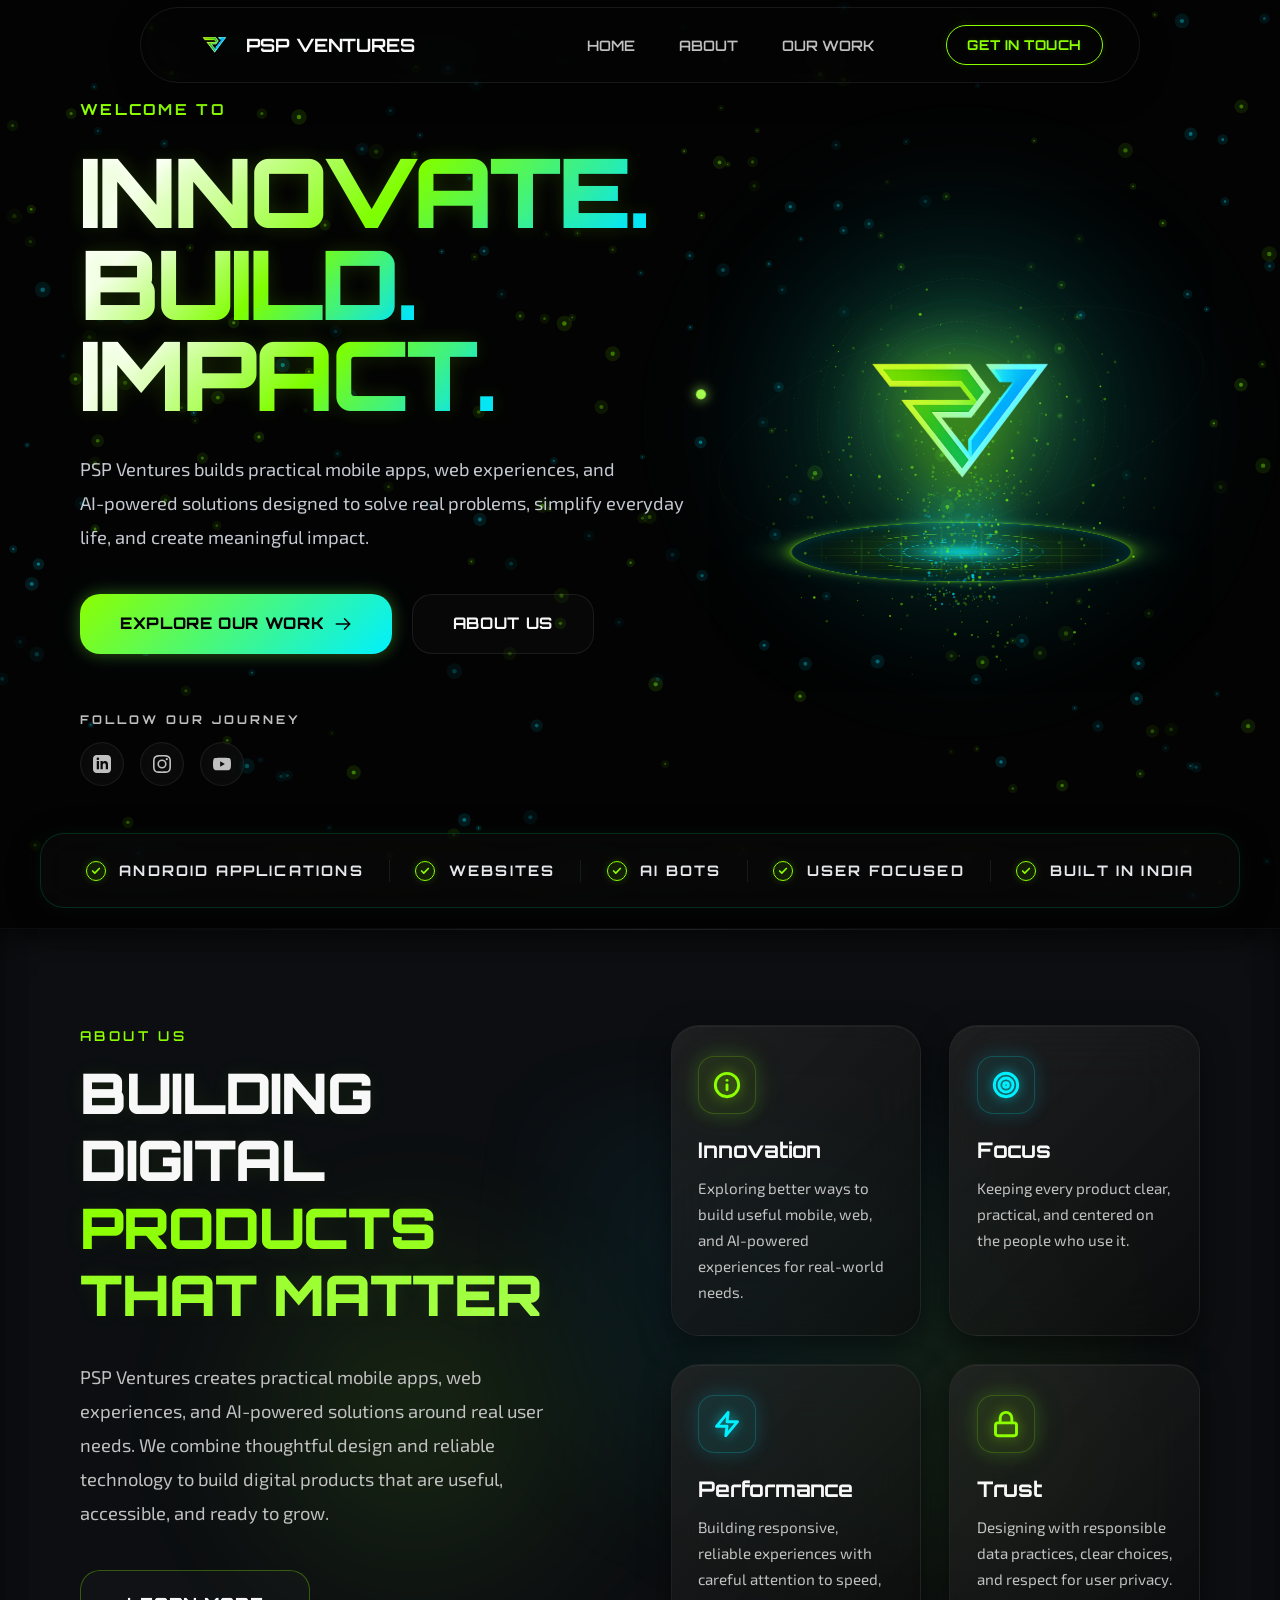
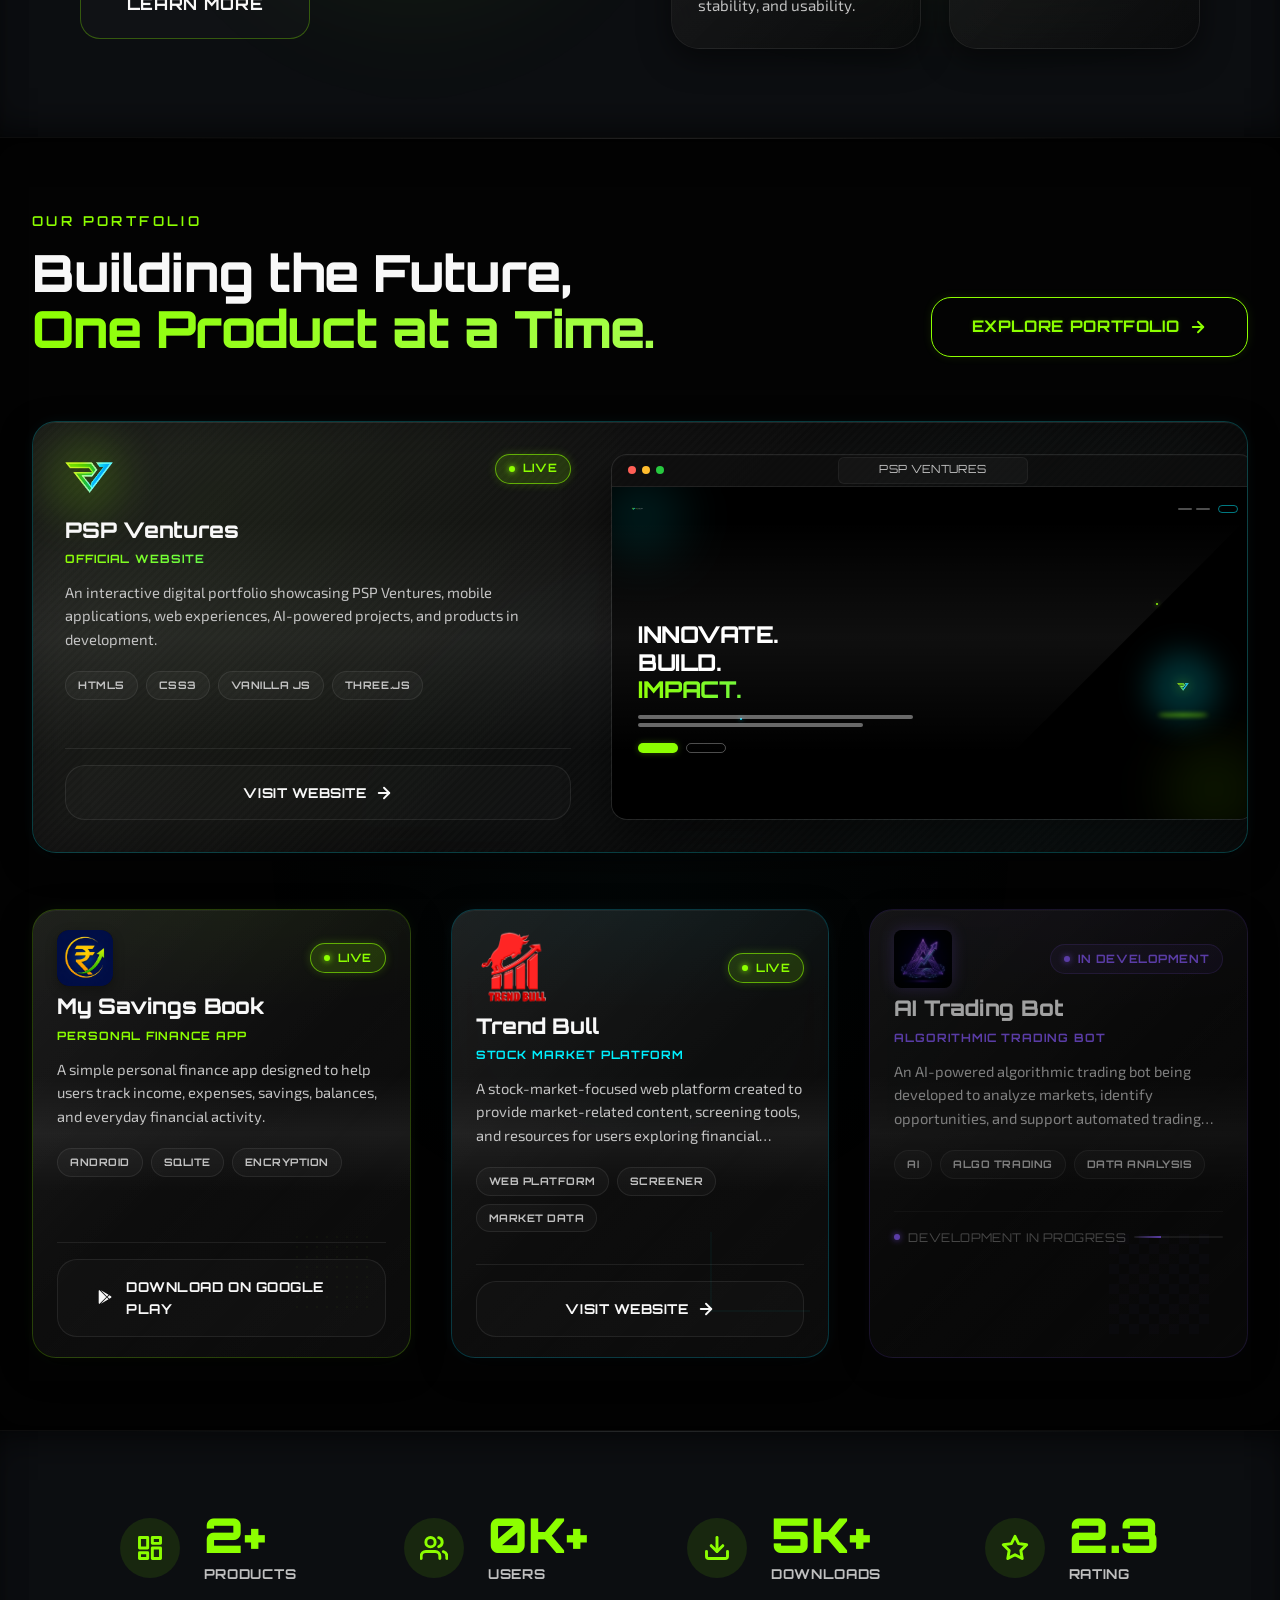
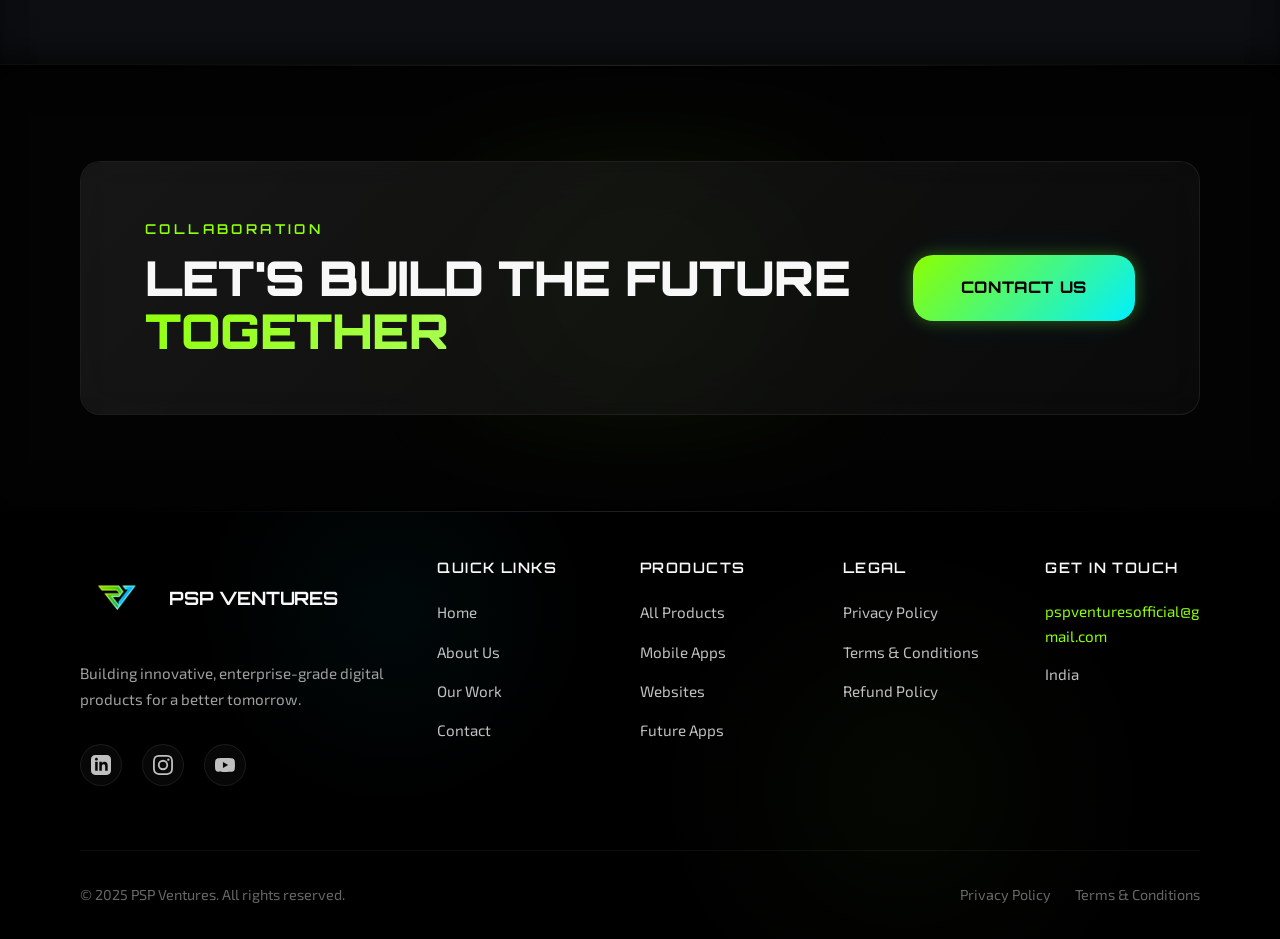
<file: index.html>
<!DOCTYPE html>
<html lang="en">
<head>
  <meta charset="UTF-8">
  <meta name="viewport" content="width=device-width, initial-scale=1.0">
  <meta name="description" content="PSP Ventures is a futuristic technology company building premium mobile applications, websites, AI tools, and SaaS products.">
  <meta name="keywords" content="PSP Ventures, App Publishing, SaaS Products, AI Solutions, Android Applications, Digital Innovation">
  <meta name="author" content="PSP Ventures">
  <meta name="google-site-verification" content="oT0V78rJdQC-fMOplbCUGLNTV_c4gVCJwqsL9Zc0Qm4" />
  
  <!-- Open Graph -->
  <meta property="og:type" content="website">
  <meta property="og:url" content="https://psp.ventures/">
  <meta property="og:title" content="PSP Ventures | Innovate. Build. Impact.">
  <meta property="og:description" content="PSP Ventures builds mobile applications, websites and digital products that empower people through technology.">
  <meta property="og:image" content="assets/images/logo-full.png">

  <!-- Twitter -->
  <meta property="twitter:card" content="summary_large_image">
  <meta property="twitter:title" content="PSP Ventures | Innovate. Build. Impact.">
  <meta property="twitter:description" content="PSP Ventures builds mobile applications, websites and digital products that empower people through technology.">
  <meta property="twitter:image" content="assets/images/logo-full.png">

  <title>PSP Ventures | Innovate. Build. Impact.</title>

  <!-- Style Sheets -->
  <link rel="stylesheet" href="css/style.css">
  <link rel="stylesheet" href="css/animations.css">
  <link rel="stylesheet" href="css/responsive.css">

  <!-- Favicon -->
  <link rel="icon" href="favicon.ico" sizes="any">
  <link rel="icon" type="image/png" sizes="48x48" href="favicon-48x48.png">
  <link rel="icon" type="image/png" sizes="32x32" href="favicon-32x32.png">
  <link rel="icon" type="image/png" sizes="16x16" href="favicon-16x16.png">
  <link rel="apple-touch-icon" sizes="180x180" href="apple-touch-icon.png">

  <!-- Structured Data -->
  <script type="application/ld+json">
  {
    "@context": "https://schema.org",
    "@type": "Organization",
    "name": "PSP Ventures",
    "url": "https://psp.ventures",
    "logo": "https://psp.ventures/assets/images/logo-full.png",
    "description": "PSP Ventures is a technology company focused on building mobile applications, websites, AI solutions, and SaaS products.",
    "sameAs": [
      "https://linkedin.com/company/pspventures",
      "https://instagram.com/pspventures",
      "https://youtube.com/@pspventures"
    ]
  }
  </script>
</head>
<body>

  <!-- Floating Glassmorphism Sticky Navbar -->
  <header>
    <div class="nav-container">
      <a href="index.html" class="logo-wrapper logo-glow-effect">
        <img src="assets/images/logo-icon.png" alt="PSP Ventures Icon" class="logo-img">
        <span class="logo-text">PSP VENTURES</span>
      </a>

      <!-- Navigation Links -->
      <nav>
                <ul class="nav-links">
          <li><a href="index.html" class="active">HOME</a></li>
          <li><a href="about.html">ABOUT</a></li>
          <li><a href="products.html">OUR WORK</a></li>
          <li class="mobile-only-link"><a href="contact.html">GET IN TOUCH</a></li>
        </ul>
      </nav>

      <!-- Header CTA -->
      <div class="nav-cta">
        <a href="contact.html" class="btn btn-outlined-neon" style="padding: 0.5rem 1.25rem; font-size: 0.85rem; border-radius: 50px;">GET IN TOUCH</a>
        <!-- Hamburger Menu -->
        <button class="hamburger" aria-label="Toggle Navigation">
          <span></span>
          <span></span>
          <span></span>
        </button>
      </div>
    </div>
  </header>

  <!-- Hero Section -->
  <section class="section particle-target section-open" id="hero" style="min-height: 75vh; display: flex; align-items: center; padding-top: calc(var(--header-height) + 0.5rem); padding-bottom: 2rem;">
    <!-- Ambient Light Sources -->
    <div class="glow-container">
      <div class="ambient-glow glow-1"></div>
      <div class="ambient-glow glow-2"></div>
      <div class="ambient-glow glow-3"></div>
      <div class="hero-ambient-right"></div>
    </div>

    <!-- Tech Grid Background -->
    <div class="grid-bg-overlay"></div>

    <div class="container" style="position: relative; z-index: 2;">
      <div class="hero-grid" style="align-items: center;">
        
        <!-- Left Side: Stacked Typography -->
        <div class="reveal reveal-left">
          <span class="section-subtitle" style="font-size: 0.95rem; margin-bottom: 1.5rem; color: var(--primary-accent); letter-spacing: 0.15em; font-weight: 700;">WELCOME TO</span>
          <h1 style="line-height: 0.95; margin-bottom: 2rem; font-size: clamp(3rem, 7.5vw, 6rem); font-weight: 900; letter-spacing: -0.04em; font-family: var(--font-display); text-shadow: 0 0 20px rgba(140, 255, 0, 0.15);">
            <span class="hero-gradient-text">INNOVATE.</span><br>
            <span class="hero-gradient-text">BUILD.</span><br>
            <span class="hero-gradient-text">IMPACT.</span>
          </h1>
          <p style="font-size: 1.15rem; color: rgba(230, 235, 245, 0.85); line-height: 1.85; margin-bottom: 2.5rem; max-width: 620px;">
            PSP Ventures builds practical mobile apps, web experiences, and <span style="white-space: nowrap;">AI-powered solutions</span> designed to solve real problems, simplify everyday life, and create meaningful impact.
          </p>

          <div class="hero-buttons" style="display: flex; gap: 1.25rem;">
            <a href="products.html" class="btn btn-primary">
              EXPLORE OUR WORK
              <svg xmlns="http://www.w3.org/2000/svg" fill="none" viewBox="0 0 24 24" stroke="currentColor">
                <path stroke-linecap="round" stroke-linejoin="round" stroke-width="2" d="M14 5l7 7m0 0l-7 7m7-7H3"/>
              </svg>
            </a>
            <a href="about.html" class="btn btn-secondary">ABOUT US</a>
          </div>

          <!-- Social Media Follow Journey Section -->
          <div class="hero-social-section" style="margin-top: 3.5rem; display: flex; flex-direction: column; gap: 0.85rem;">
            <span style="font-family: var(--font-display); font-size: 0.75rem; letter-spacing: 0.25em; color: var(--text-secondary); font-weight: 700;">FOLLOW OUR JOURNEY</span>
            <div class="social-icons-row" style="display: flex; gap: 1rem;">
              <a href="https://linkedin.com/company/pspventures" target="_blank" class="social-glass-btn linkedin" aria-label="LinkedIn">
                <svg viewBox="0 0 24 24"><path d="M19 0h-14c-2.761 0-5 2.239-5 5v14c0 2.761 2.239 5 5 5h14c2.762 0 5-2.239 5-5v-14c0-2.761-2.238-5-5-5zm-11 19h-3v-11h3v11zm-1.5-12.268c-.966 0-1.75-.79-1.75-1.764s.784-1.764 1.75-1.764 1.75.79 1.75 1.764-.783 1.764-1.75 1.764zm13.5 12.268h-3v-5.604c0-3.368-4-3.113-4 0v5.604h-3v-11h3v1.765c1.396-2.586 7-2.777 7 2.476v6.759z"/></svg>
              </a>
              <a href="https://instagram.com/pspventures" target="_blank" class="social-glass-btn instagram" aria-label="Instagram">
                <svg viewBox="0 0 24 24"><path d="M12 2.163c3.204 0 3.584.012 4.85.07 3.252.148 4.771 1.691 4.919 4.919.058 1.265.069 1.645.069 4.849 0 3.205-.012 3.584-.069 4.849-.149 3.225-1.664 4.771-4.919 4.919-1.266.058-1.644.07-4.85.07-3.204 0-3.584-.012-4.849-.07-3.26-.149-4.771-1.699-4.919-4.92-.058-1.265-.07-1.644-.07-4.849 0-3.204.013-3.583.07-4.849.149-3.227 1.664-4.771 4.919-4.919 1.266-.057 1.645-.069 4.849-.069zM12 0C8.741 0 8.333.014 7.053.072 2.695.272.273 2.69.073 7.052.014 8.333 0 8.741 0 12c0 3.259.014 3.668.072 4.948.2 4.358 2.618 6.78 6.98 6.98C8.333 23.986 8.741 24 12 24c3.259 0 3.668-.014 4.948-.072 4.354-.2 6.782-2.618 6.979-6.98.059-1.28.073-1.689.073-4.948 0-3.259-.014-3.667-.072-4.947-.196-4.354-2.617-6.78-6.979-6.98C15.668.014 15.259 0 12 0zm0 5.838a6.162 6.162 0 100 12.324 6.162 6.162 0 000-12.324zM12 16a4 4 0 110-8 4 4 0 010 8zm6.406-11.845a1.44 1.44 0 100 2.881 1.44 1.44 0 000-2.881z"/></svg>
              </a>
              <a href="https://youtube.com/@pspventures" target="_blank" class="social-glass-btn youtube" aria-label="YouTube">
                <svg viewBox="0 0 24 24"><path d="M23.498 6.186a3.016 3.016 0 0 0-2.122-2.136C19.505 3.545 12 3.545 12 3.545s-7.505 0-9.377.505A3.017 3.017 0 0 0 .502 6.186C0 8.07 0 12 0 12s0 3.93.502 5.814a3.016 3.016 0 0 0 2.122 2.136c1.871.505 9.376.505 9.376.505s7.505 0 9.377-.505a3.015 3.015 0 0 0 2.122-2.136C24 15.93 24 12 24 12s0-3.93-.502-5.814zM9.545 15.568V8.432L15.818 12l-6.273 3.568z"/></svg>
              </a>
            </div>
          </div>
        </div>

        <!-- Right Side: Orbits & Holographic floating elements -->
        <div class="reveal reveal-right hero-hologram-col" style="position: relative; display: flex; align-items: center; justify-content: center; min-height: 550px; top: 0; will-change: transform;">
          <div class="hologram-wrapper">
            <!-- Hologram HUD Grid Overlay -->
            <div class="hologram-hud-grid"></div>
            <!-- Giant Holographic Base Platform -->
            <div class="hologram-platform-base">
              <div class="platform-core-glow"></div>
              <div class="platform-grid-overlay"></div>
              <div class="platform-ring platform-ring-inner"></div>
              <div class="platform-ring platform-ring-middle"></div>
              <div class="platform-ring platform-ring-outer"></div>
            </div>
            <!-- Scanline scanner overlay -->
            <div class="hologram-scan"></div>
            
            <!-- Large radial green glow behind logo -->
            <div class="hologram-glow-radial"></div>

            <!-- Concentric rings (6 rings) -->
            <div class="orbit-ring ring-1"></div>
            <div class="orbit-ring ring-2"></div>
            <div class="orbit-ring ring-3"></div>
            <div class="orbit-ring ring-4"></div>
            <div class="orbit-ring ring-5"></div>
            <div class="orbit-ring ring-6"></div>

            <!-- Orbit Elliptical Line -->
            <div class="orbit-line">
              <div class="orbit-node"></div>
            </div>

            <!-- Vertical Energy Beam -->
            <div class="energy-beam"></div>

            <!-- Pulsing Energy Waves -->
            <div class="energy-portal">
              <div class="energy-wave"></div>
              <div class="energy-wave"></div>
              <div class="energy-wave"></div>
              <div class="energy-wave"></div>
            </div>

            <!-- Thousands of small green particles (Hologram projection) -->
            <canvas class="hologram-particles-canvas" style="position: absolute; top: 0; left: 0; width: 100%; height: 100%; pointer-events: none; z-index: 4;"></canvas>

            <!-- Holographic floating logo icon inside parallax wrapper -->
            <div class="holographic-logo-parallax-wrapper" style="z-index: 5; will-change: transform;">
              <img src="assets/images/logo-icon.png" alt="PSP Ventures Hologram Logo" class="holographic-logo" style="z-index: 5;">
            </div>


          </div>
        </div>

      </div>
    </div>
  </section>

  <!-- Feature Highlights Bar Section -->
  <section class="highlights-section reveal reveal-scale" style="transition-delay: 0.15s;">
    <div class="highlights-container">
      <div class="highlight-item">
        <span class="highlight-icon">
          <svg xmlns="http://www.w3.org/2000/svg" viewBox="0 0 24 24" fill="none" stroke="currentColor" stroke-width="4" stroke-linecap="round" stroke-linejoin="round">
            <polyline points="20 6 9 17 4 12"></polyline>
          </svg>
        </span>
        <span class="highlight-text">ANDROID APPLICATIONS</span>
      </div>
      
      <div class="highlight-divider"></div>
      
      <div class="highlight-item">
        <span class="highlight-icon">
          <svg xmlns="http://www.w3.org/2000/svg" viewBox="0 0 24 24" fill="none" stroke="currentColor" stroke-width="4" stroke-linecap="round" stroke-linejoin="round">
            <polyline points="20 6 9 17 4 12"></polyline>
          </svg>
        </span>
        <span class="highlight-text">WEBSITES</span>
      </div>
      
      <div class="highlight-divider"></div>
      
      <div class="highlight-item">
        <span class="highlight-icon">
          <svg xmlns="http://www.w3.org/2000/svg" viewBox="0 0 24 24" fill="none" stroke="currentColor" stroke-width="4" stroke-linecap="round" stroke-linejoin="round">
            <polyline points="20 6 9 17 4 12"></polyline>
          </svg>
        </span>
        <span class="highlight-text">AI BOTS</span>
      </div>
      
      <div class="highlight-divider"></div>
      
      <div class="highlight-item">
        <span class="highlight-icon">
          <svg xmlns="http://www.w3.org/2000/svg" viewBox="0 0 24 24" fill="none" stroke="currentColor" stroke-width="4" stroke-linecap="round" stroke-linejoin="round">
            <polyline points="20 6 9 17 4 12"></polyline>
          </svg>
        </span>
        <span class="highlight-text">USER FOCUSED</span>
      </div>
      
      <div class="highlight-divider"></div>
      
      <div class="highlight-item">
        <span class="highlight-icon">
          <svg xmlns="http://www.w3.org/2000/svg" viewBox="0 0 24 24" fill="none" stroke="currentColor" stroke-width="4" stroke-linecap="round" stroke-linejoin="round">
            <polyline points="20 6 9 17 4 12"></polyline>
          </svg>
        </span>
        <span class="highlight-text">BUILT IN INDIA</span>
      </div>
    </div>
  </section>

  <!-- About Section -->
  <section class="section particle-target section-masked" id="about" style="position: relative; z-index: 2; padding-top: 6rem; padding-bottom: 5.5rem;">
    <!-- Ambient Neon Background Lighting -->
    <div class="section-glow-layer about-glows" aria-hidden="true"></div>
    
    <div class="container" style="position: relative; z-index: 2;">
      <div class="grid-2 about-grid" style="align-items: flex-start; gap: 3.5rem;">
        
        <!-- Left Side: Header Content -->
        <div class="reveal reveal-left">
          <span class="section-subtitle">ABOUT US</span>
          <h2 style="font-size: clamp(2.25rem, 4.5vw, 3.5rem); font-weight: 900; line-height: 1.2; margin-bottom: 2rem; letter-spacing: -0.02em; text-shadow: 0 0 20px rgba(140, 255, 0, 0.08); max-width: 480px;">
            BUILDING DIGITAL
            <span class="gradient-text">PRODUCTS <span style="white-space: nowrap;">THAT MATTER</span></span>
          </h2>
          <p style="font-size: 1.15rem; color: var(--text-secondary); line-height: 1.85; margin-bottom: 2.5rem;">
            PSP Ventures creates practical mobile apps, web experiences, and AI-powered solutions around real user needs. We combine thoughtful design and reliable technology to build digital products that are useful, accessible, and ready to grow.
          </p>
          <a href="about.html" class="btn btn-secondary btn-about-more">LEARN MORE</a>
        </div>

        <!-- Right Side: 2x2 grid cards -->
        <div class="reveal reveal-right" style="position: relative; z-index: 2;">
          <!-- Subtle Grid Ambient Glow Centered Behind Cards -->
          <div class="grid-ambient-glow"></div>
          
          <div class="feature-grid-2x2" style="position: relative; z-index: 2;">
            
            <!-- Card 1: Innovation -->
            <div class="card-float-wrapper float-1">
              <div class="glass-card about-card glow-green reveal reveal-scale" style="transition-delay: 0.05s;">
                <div class="about-card-icon-wrapper icon-green">
                  <svg viewBox="0 0 24 24" fill="none" stroke="currentColor" stroke-width="2.5" stroke-linecap="round" stroke-linejoin="round"><path d="M12 22C17.5228 22 22 17.5228 22 12C22 6.47715 17.5228 2 12 2C6.47715 2 2 6.47715 2 12C2 17.5228 6.47715 22 12 22Z"></path><path d="M12 16V12"></path><path d="M12 8H12.01"></path></svg>
                </div>
                <h3>Innovation</h3>
                <p>
                  Exploring better ways to build useful mobile, web, and AI-powered experiences for real-world needs.
                </p>
              </div>
            </div>

            <!-- Card 2: Focus -->
            <div class="card-float-wrapper float-2">
              <div class="glass-card about-card glow-cyan reveal reveal-scale" style="transition-delay: 0.15s;">
                <div class="about-card-icon-wrapper icon-cyan">
                  <svg viewBox="0 0 24 24" fill="none" stroke="currentColor" stroke-width="2.5" stroke-linecap="round" stroke-linejoin="round"><circle cx="12" cy="12" r="10"/><circle cx="12" cy="12" r="6"/><circle cx="12" cy="12" r="2"/></svg>
                </div>
                <h3>Focus</h3>
                <p>
                  Keeping every product clear, practical, and centered on the people who use it.
                </p>
              </div>
            </div>

            <!-- Card 3: Performance -->
            <div class="card-float-wrapper float-2">
              <div class="glass-card about-card glow-cyan reveal reveal-scale" style="transition-delay: 0.25s;">
                <div class="about-card-icon-wrapper icon-cyan">
                  <svg viewBox="0 0 24 24" fill="none" stroke="currentColor" stroke-width="2.5" stroke-linecap="round" stroke-linejoin="round"><polygon points="13 2 3 14 12 14 11 22 21 10 12 10 13 2"/></svg>
                </div>
                <h3>Performance</h3>
                <p>
                  Building responsive, reliable experiences with careful attention to speed, stability, and usability.
                </p>
              </div>
            </div>

            <!-- Card 4: Trust -->
            <div class="card-float-wrapper float-1">
              <div class="glass-card about-card glow-green reveal reveal-scale" style="transition-delay: 0.35s;">
                <div class="about-card-icon-wrapper icon-green">
                  <svg viewBox="0 0 24 24" fill="none" stroke="currentColor" stroke-width="2.5" stroke-linecap="round" stroke-linejoin="round"><rect x="3" y="11" width="18" height="11" rx="2" ry="2"/><path d="M7 11V7a5 5 0 0 1 10 0v4"/></svg>
                </div>
                <h3>Trust</h3>
                <p>
                  Designing with responsible data practices, clear choices, and respect for user privacy.
                </p>
              </div>
            </div>

          </div>
        </div>

      </div>
    </div>
  </section>

  <!-- Products Section -->
  <section class="section products-showcase-section section-open" id="featured-products">
    <!-- Subtle Grid Background & Ambient Radial Glow Behind Section -->
    

    <div class="container products-showcase-container" style="position: relative; z-index: 2;">
      <div style="display: flex; justify-content: space-between; align-items: flex-end; margin-bottom: 4rem; flex-wrap: wrap; gap: 2rem;" class="reveal">
        <div>
          <span class="section-subtitle">OUR PORTFOLIO</span>
          <h2 style="margin-bottom: 0; font-size: clamp(2rem, 4vw, 3.25rem); font-weight: 800; line-height: 1.1; letter-spacing: -0.02em;">
            Building the Future,<br>
            <span class="gradient-text">One Product at a Time.</span>
          </h2>
        </div>
        <a href="products.html" class="btn btn-outlined-neon">
          EXPLORE PORTFOLIO
          <svg viewBox="0 0 24 24" fill="none" stroke="currentColor" stroke-width="2.5" stroke-linecap="round" stroke-linejoin="round"><line x1="5" y1="12" x2="19" y2="12"></line><polyline points="12 5 19 12 12 19"></polyline></svg>
        </a>
      </div>

      <!-- Featured Card: PSP Portfolio -->
      <div class="featured-product-card product-card glow-green-cyan reveal delay-1">
        <div class="featured-bg-layer"></div>
        <div class="featured-product-details" style="display: flex; flex-direction: column; justify-content: space-between; gap: 1.5rem;">
          <div>
            <div class="product-card-top" style="align-items: flex-start;">
              <div style="width: 165px; height: 48px; display: flex; align-items: center; margin-bottom: 0.5rem; position: relative;">
                <div style="position: absolute; width: 80px; height: 80px; background: rgba(140, 255, 0, 0.15); filter: blur(20px); border-radius: 50%; left: -20px;"></div>
                <img src="assets/product-logos/psp-ventures-logo.png" alt="PSP Ventures Logo" onerror="this.style.display='none'" style="width: 48px; height: auto; object-fit: contain; object-position: left center; display: block; margin: 0; position: relative; z-index: 1;">
              </div>
              <span class="product-badge-live">LIVE</span>
            </div>
            <div class="product-card-body">
              <h3 class="product-title">PSP Ventures</h3>
              <span class="product-category category-green-cyan">OFFICIAL WEBSITE</span>
              <p class="product-description">
                An interactive digital portfolio showcasing PSP Ventures, mobile applications, web experiences, AI-powered projects, and products in development.
              </p>
              
              <!-- Tech Stack Chips -->
              <div class="tech-chips-container">
                <span class="tech-chip">HTML5</span>
                <span class="tech-chip">CSS3</span>
                <span class="tech-chip">VANILLA JS</span>
                <span class="tech-chip">THREE.JS</span>
              </div>
            </div>
          </div>
          <div class="product-card-footer">
            <a href="https://pspventures.pages.dev/" target="_blank" rel="noopener noreferrer" class="btn btn-secondary">
              VISIT WEBSITE
              <svg viewBox="0 0 24 24" fill="none" stroke="currentColor" stroke-width="2.5" stroke-linecap="round" stroke-linejoin="round"><line x1="5" y1="12" x2="19" y2="12"></line><polyline points="12 5 19 12 12 19"></polyline></svg>
            </a>
          </div>
        </div>
        
        <div class="featured-mockup-preview">
          <!-- Glassmorphic Mockup Web Browser -->
          <div class="mockup-header">
            <div class="mockup-dots">
              <span class="dot dot-red"></span>
              <span class="dot dot-yellow"></span>
              <span class="dot dot-green"></span>
            </div>
            <div class="mockup-address-bar">PSP VENTURES</div>
          </div>
          <div class="mockup-content" style="background: #000; position: relative; overflow: hidden; display: flex; flex-direction: column; padding: 16px; height: 100%;">
            <!-- Authentic PSP Ventures Mini-Preview -->
            <!-- Ambient glows -->
            <div style="position: absolute; top: -10px; left: -10px; width: 80px; height: 80px; background: rgba(0, 240, 255, 0.12); filter: blur(25px); border-radius: 50%;"></div>
            <div style="position: absolute; bottom: -20px; right: -10px; width: 100px; height: 100px; background: rgba(140, 255, 0, 0.08); filter: blur(25px); border-radius: 50%;"></div>
            
            <!-- Miniature Navbar -->
            <div style="display: flex; justify-content: space-between; align-items: center; margin-bottom: 30px; z-index: 1;">
              <img src="assets/images/logo-full.png" alt="Logo" style="height: 12px; object-fit: contain;">
              <div style="display: flex; gap: 4px; align-items: center;">
                <div style="width: 14px; height: 2px; background: rgba(255, 255, 255, 0.3); border-radius: 1px;"></div>
                <div style="width: 14px; height: 2px; background: rgba(255, 255, 255, 0.3); border-radius: 1px;"></div>
                <div style="width: 20px; height: 8px; border: 1px solid rgba(0, 240, 255, 0.5); border-radius: 4px; margin-left: 4px;"></div>
              </div>
            </div>
            
            <!-- Miniature Hero -->
            <div style="flex: 1; display: flex; flex-direction: row; justify-content: space-between; align-items: center; z-index: 1; margin-top: 10px; padding: 0 10px;">
              
              <!-- Left: Headline treatment -->
              <div style="flex: 1; display: flex; flex-direction: column; justify-content: center;">
                <div style="font-family: var(--font-display); font-weight: 800; font-size: 1.45rem; line-height: 1.1; letter-spacing: -0.02em; color: #fff; margin-bottom: 2px;">INNOVATE.</div>
                <div style="font-family: var(--font-display); font-weight: 800; font-size: 1.45rem; line-height: 1.1; letter-spacing: -0.02em; color: #fff; margin-bottom: 2px;">BUILD.</div>
                <div style="font-family: var(--font-display); font-weight: 800; font-size: 1.45rem; line-height: 1.1; letter-spacing: -0.02em; background: linear-gradient(90deg, #8cff00, #00d9ff); -webkit-background-clip: text; -webkit-text-fill-color: transparent; margin-bottom: 12px;">IMPACT.</div>
                
                <div style="width: 55%; height: 4px; background: rgba(255, 255, 255, 0.4); border-radius: 2px; margin-bottom: 4px;"></div>
                <div style="width: 45%; height: 4px; background: rgba(255, 255, 255, 0.4); border-radius: 2px; margin-bottom: 16px;"></div>
                
                <!-- Miniature CTA buttons -->
                <div style="display: flex; gap: 8px;">
                  <div style="width: 40px; height: 10px; background: #8cff00; border-radius: 5px; box-shadow: 0 0 6px rgba(140, 255, 0, 0.3);"></div>
                  <div style="width: 40px; height: 10px; border: 1px solid rgba(255, 255, 255, 0.3); border-radius: 5px;"></div>
                </div>
              </div>
              
              <!-- Right: Holographic Logo -->
              <div style="width: 90px; height: 90px; display: flex; align-items: center; justify-content: center; position: relative;">
                <div style="position: absolute; width: 70px; height: 70px; background: rgba(0, 240, 255, 0.2); filter: blur(15px); border-radius: 50%;"></div>
                <div style="position: absolute; bottom: 15px; width: 50px; height: 4px; background: rgba(140, 255, 0, 0.5); filter: blur(2px); border-radius: 50%;"></div>
                <img src="assets/images/logo-icon.png" alt="Hologram" style="width: 36px; height: 36px; object-fit: contain; position: relative; z-index: 1; filter: drop-shadow(0 0 6px rgba(140, 255, 0, 0.6));">
              </div>
            </div>
            
            <!-- Particles -->
            <div style="position: absolute; top: 35%; right: 15%; width: 2px; height: 2px; background: #8cff00; box-shadow: 0 0 4px #8cff00; border-radius: 50%;"></div>
            <div style="position: absolute; bottom: 30%; left: 20%; width: 2px; height: 2px; background: #00d9ff; box-shadow: 0 0 4px #00d9ff; border-radius: 50%;"></div>
          </div>
        </div>
      </div>

      <!-- 3-Column Grid below Featured Card -->
      <div class="products-grid-3 reveal delay-2">
        
        <!-- Card 1: My Savings Book -->
        <div class="product-card glow-green" style="position: relative; overflow: hidden;">
          <div class="top-glow-savings"></div>
          <div class="motif-savings"></div>
          <div class="product-card-body-wrapper" style="position: relative; z-index: 1;">
            <div class="product-card-top">
              <img src="assets/product-logos/my-savings-book.png" alt="My Savings Book Logo" onerror="this.style.display='none'" style="width: 56px; height: 56px; object-fit: contain; object-position: center; border-radius: 12px; box-shadow: 0 4px 12px rgba(0,0,0,0.3);">
              <span class="product-badge-live">LIVE</span>
            </div>
            <div class="product-card-body">
              <h3 class="product-title">My Savings Book</h3>
              <span class="product-category category-green">PERSONAL FINANCE APP</span>
              <p class="product-description">
                A simple personal finance app designed to help users track income, expenses, savings, balances, and everyday financial activity.
              </p>
              
              <!-- Tech Stack Chips -->
              <div class="tech-chips-container">
                <span class="tech-chip">ANDROID</span>
                <span class="tech-chip">SQLITE</span>
                <span class="tech-chip">ENCRYPTION</span>
              </div>
            </div>
          </div>
          <div class="product-card-footer">
            <a href="https://play.google.com/store/apps/details?id=com.mysavingsbook.app" target="_blank" rel="noopener noreferrer" class="btn btn-secondary">
              <svg xmlns="http://www.w3.org/2000/svg" viewBox="0 0 512 512" fill="currentColor" style="width: 16px; height: 16px; margin-right: 6px; margin-bottom: 2px;"><path d="M325.3 234.3L104.6 13l280.8 161.2-60.1 60.1zM47 0C34 6.8 25.3 19.2 25.3 35.3v441.3c0 16.1 8.7 28.5 21.7 35.3l256.6-256L47 0zm425.2 225.6l-58.9-34.1-65.7 64.5 65.7 64.5 60.1-34.1c18-14.3 18-46.5-1.2-60.8zM104.6 499l280.8-161.2-60.1-60.1L104.6 499z"/></svg>
              DOWNLOAD ON GOOGLE PLAY
            </a>
          </div>
        </div>

        <!-- Card 2: Trend Bull -->
        <div class="product-card glow-cyan" style="position: relative; overflow: hidden;">
          <div class="top-glow-trendbull"></div>
          <div class="motif-trendbull"></div>
          <div class="product-card-body-wrapper" style="position: relative; z-index: 1;">
            <div class="product-card-top">
              <img src="assets/product-logos/trend-bull-logo.png" alt="Trend Bull Logo" onerror="this.style.display='none'" style="width: 135px; height: auto; max-width: 135px; max-height: 80px; object-fit: contain; object-position: left center; flex-shrink: 0; margin-left: -30px; margin-right: -30px;">
              <span class="product-badge-live">LIVE</span>
            </div>
            <div class="product-card-body">
              <h3 class="product-title">Trend Bull</h3>
              <span class="product-category category-cyan">STOCK MARKET PLATFORM</span>
              <p class="product-description">
                A stock-market-focused web platform created to provide market-related content, screening tools, and resources for users exploring financial markets.
              </p>
              
              <!-- Tech Stack Chips -->
              <div class="tech-chips-container">
                <span class="tech-chip">WEB PLATFORM</span>
                <span class="tech-chip">SCREENER</span>
                <span class="tech-chip">MARKET DATA</span>
              </div>
            </div>
          </div>
          <div class="product-card-footer">
            <a href="https://trendbull.infinityfree.io/admin/" target="_blank" rel="noopener noreferrer" class="btn btn-secondary">
              VISIT WEBSITE
              <svg viewBox="0 0 24 24" fill="none" stroke="currentColor" stroke-width="2.5" stroke-linecap="round" stroke-linejoin="round"><line x1="5" y1="12" x2="19" y2="12"></line><polyline points="12 5 19 12 12 19"></polyline></svg>
            </a>
          </div>
        </div>

        <!-- Card 3: AI Trading Bot -->
        <div class="product-card glow-purple card-muted" style="position: relative; overflow: hidden;">
          <div class="top-glow-aitrading"></div>
          <div class="motif-aitrading"></div>
          <div class="product-card-body-wrapper" style="position: relative; z-index: 1; display: flex; flex-direction: column; flex: 1;">
            <div class="product-card-top">
              <img src="assets/product-logos/ai-trading-bot.png" alt="AI Trading Bot Logo" onerror="this.style.display='none'" style="width: 58px; height: 58px; object-fit: contain; object-position: center; border-radius: 8px; box-shadow: 0 0 15px rgba(138, 92, 255, 0.3);">
              <span class="product-badge-future">IN DEVELOPMENT</span>
            </div>
            <div class="product-card-body" style="flex: 1; display: flex; flex-direction: column;">
              <h3 class="product-title">AI Trading Bot</h3>
              <span class="product-category category-purple">ALGORITHMIC TRADING BOT</span>
              <p class="product-description">
                An AI-powered algorithmic trading bot being developed to analyze markets, identify opportunities, and support automated trading workflows.
              </p>
              
              <!-- Tech Stack Chips -->
              <div class="tech-chips-container" style="margin-bottom: 1rem;">
                <span class="tech-chip">AI</span>
                <span class="tech-chip">ALGO TRADING</span>
                <span class="tech-chip">DATA ANALYSIS</span>
              </div>
              
              <!-- Development Footer -->
              <div class="development-footer">
                <div class="pulse-dot"></div>
                <span>DEVELOPMENT IN PROGRESS</span>
                <div class="progress-line"></div>
              </div>
            </div>
          </div>
        </div>

      </div>
    </div>
  </section>

  <!-- Stats Section -->
  <section class="section section-masked" id="statistics" style="padding: 5rem 0; ">
    <div class="container">
      <div class="grid-4 reveal">
        
        <!-- Stat 1: Products -->
        <div style="display: flex; align-items: center; gap: 1.5rem; justify-content: center;">
          <div style="color: var(--primary-accent); background: rgba(127, 255, 0, 0.1); padding: 1rem; border-radius: 50%; display: flex; align-items: center; justify-content: center;">
            <svg width="28" height="28" viewBox="0 0 24 24" fill="none" stroke="currentColor" stroke-width="2.5" stroke-linecap="round" stroke-linejoin="round"><rect x="3" y="3" width="7" height="9"></rect><rect x="14" y="3" width="7" height="5"></rect><rect x="14" y="12" width="7" height="9"></rect><rect x="3" y="16" width="7" height="5"></rect></svg>
          </div>
          <div>
            <div class="stat-number" data-target="5" data-suffix="+" style="font-family: var(--font-display); font-size: 3rem; font-weight: 900; color: var(--primary-accent); line-height: 1;">0+</div>
            <div style="font-family: var(--font-display); font-size: 0.85rem; font-weight: 700; color: var(--text-secondary); text-transform: uppercase; letter-spacing: 0.05em; margin-top: 0.25rem;">PRODUCTS</div>
          </div>
        </div>

        <!-- Stat 2: Active Users -->
        <div style="display: flex; align-items: center; gap: 1.5rem; justify-content: center;">
          <div style="color: var(--primary-accent); background: rgba(127, 255, 0, 0.1); padding: 1rem; border-radius: 50%; display: flex; align-items: center; justify-content: center;">
            <svg width="28" height="28" viewBox="0 0 24 24" fill="none" stroke="currentColor" stroke-width="2.5" stroke-linecap="round" stroke-linejoin="round"><path d="M17 21v-2a4 4 0 0 0-4-4H5a4 4 0 0 0-4 4v2"></path><circle cx="9" cy="7" r="4"></circle><path d="M23 21v-2a4 4 0 0 0-3-3.87"></path><path d="M16 3.13a4 4 0 0 1 0 7.75"></path></svg>
          </div>
          <div>
            <div class="stat-number" data-target="1" data-suffix="K+" style="font-family: var(--font-display); font-size: 3rem; font-weight: 900; color: var(--primary-accent); line-height: 1;">0K+</div>
            <div style="font-family: var(--font-display); font-size: 0.85rem; font-weight: 700; color: var(--text-secondary); text-transform: uppercase; letter-spacing: 0.05em; margin-top: 0.25rem;">USERS</div>
          </div>
        </div>

        <!-- Stat 3: Downloads -->
        <div style="display: flex; align-items: center; gap: 1.5rem; justify-content: center;">
          <div style="color: var(--primary-accent); background: rgba(127, 255, 0, 0.1); padding: 1rem; border-radius: 50%; display: flex; align-items: center; justify-content: center;">
            <svg width="28" height="28" viewBox="0 0 24 24" fill="none" stroke="currentColor" stroke-width="2.5" stroke-linecap="round" stroke-linejoin="round"><path d="M21 15v4a2 2 0 0 1-2 2H5a2 2 0 0 1-2-2v-4"></path><polyline points="7 10 12 15 17 10"></polyline><line x1="12" y1="15" x2="12" y2="3"></line></svg>
          </div>
          <div>
            <div class="stat-number" data-target="10" data-suffix="K+" style="font-family: var(--font-display); font-size: 3rem; font-weight: 900; color: var(--primary-accent); line-height: 1;">0K+</div>
            <div style="font-family: var(--font-display); font-size: 0.85rem; font-weight: 700; color: var(--text-secondary); text-transform: uppercase; letter-spacing: 0.05em; margin-top: 0.25rem;">DOWNLOADS</div>
          </div>
        </div>

        <!-- Stat 4: Rating -->
        <div style="display: flex; align-items: center; gap: 1.5rem; justify-content: center;">
          <div style="color: var(--primary-accent); background: rgba(127, 255, 0, 0.1); padding: 1rem; border-radius: 50%; display: flex; align-items: center; justify-content: center;">
            <svg width="28" height="28" viewBox="0 0 24 24" fill="none" stroke="currentColor" stroke-width="2.5" stroke-linecap="round" stroke-linejoin="round"><polygon points="12 2 15.09 8.26 22 9.27 17 14.14 18.18 21.02 12 17.77 5.82 21.02 7 14.14 2 9.27 8.91 8.26 12 2"></polygon></svg>
          </div>
          <div>
            <div class="stat-number" data-target="4.8" data-decimal="true" style="font-family: var(--font-display); font-size: 3rem; font-weight: 900; color: var(--primary-accent); line-height: 1;">0.0</div>
            <div style="font-family: var(--font-display); font-size: 0.85rem; font-weight: 700; color: var(--text-secondary); text-transform: uppercase; letter-spacing: 0.05em; margin-top: 0.25rem;">RATING</div>
          </div>
        </div>

      </div>
    </div>
  </section>

  <!-- Contact CTA Section -->
  <section class="section particle-target section-open" id="contact-cta" style="position: relative; padding: 6rem 0;">
    <!-- Green portal ambient glow behind -->
    <div style="position: absolute; top: 50%; left: 50%; transform: translate(-50%, -50%); width: 600px; height: 300px; background: radial-gradient(circle, rgba(127, 255, 0, 0.08) 0%, rgba(0,0,0,0) 80%); filter: blur(40px); pointer-events: none; z-index: 1;"></div>
    
    <div class="container" style="position: relative; z-index: 2;">
      <div class="glass-card glow-green reveal" style="display: flex; justify-content: space-between; align-items: center; gap: 2.5rem; flex-wrap: wrap; padding: 3.5rem 4rem; background: rgba(14, 14, 14, 0.65);">
        <div style="text-align: left;">
          <span class="section-subtitle" style="margin-bottom: 0.75rem;">COLLABORATION</span>
          <h2 style="font-size: clamp(1.8rem, 4vw, 3rem); font-weight: 900; line-height: 1.1; margin-bottom: 0; letter-spacing: -0.01em;">
            LET'S BUILD THE FUTURE<br>
            <span class="gradient-text">TOGETHER</span>
          </h2>
        </div>
        <div>
          <a href="contact.html" class="btn btn-primary" style="padding: 1.25rem 3rem;">CONTACT US</a>
        </div>
      </div>
    </div>
  </section>

  <!-- Footer -->
  <site-footer></site-footer>
  <script src="js/footer.js"></script>

  <!-- Scripts -->
  <script src="js/main.js"></script>
</body>
</html>
</file>
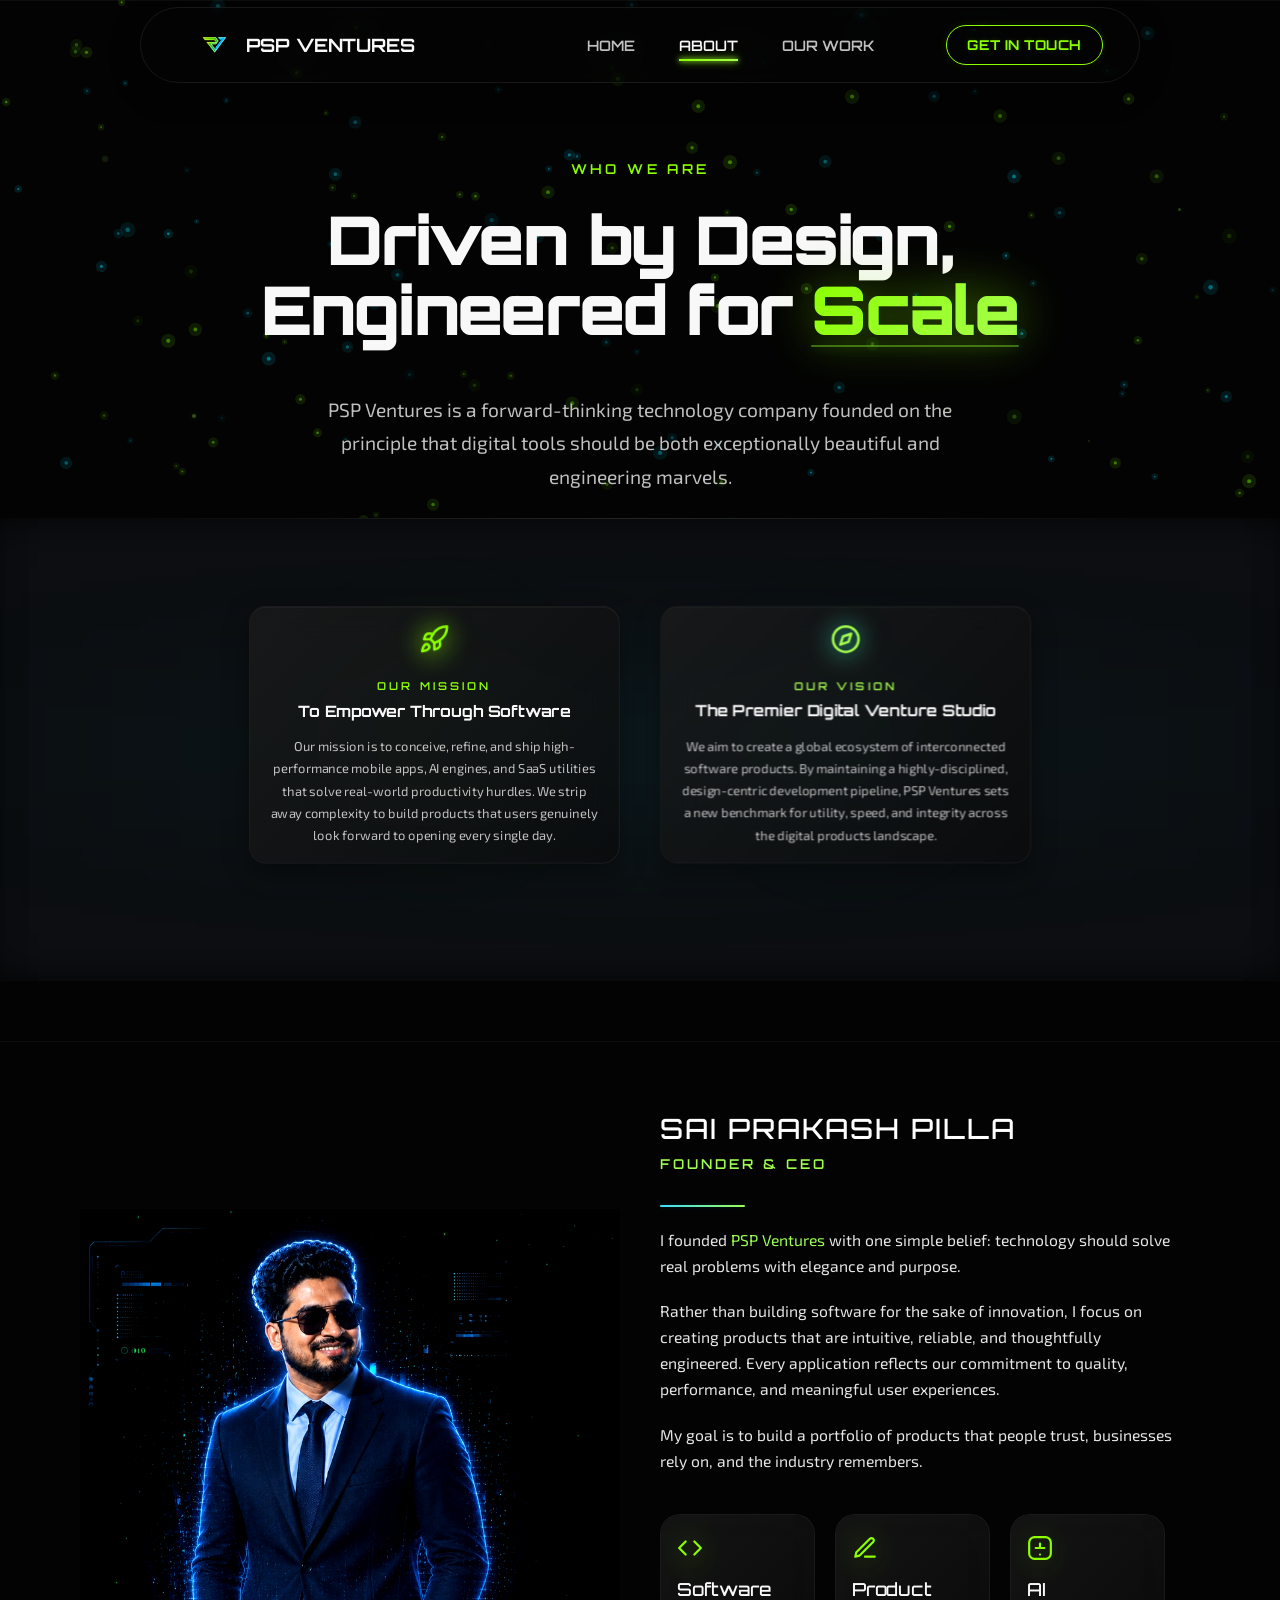
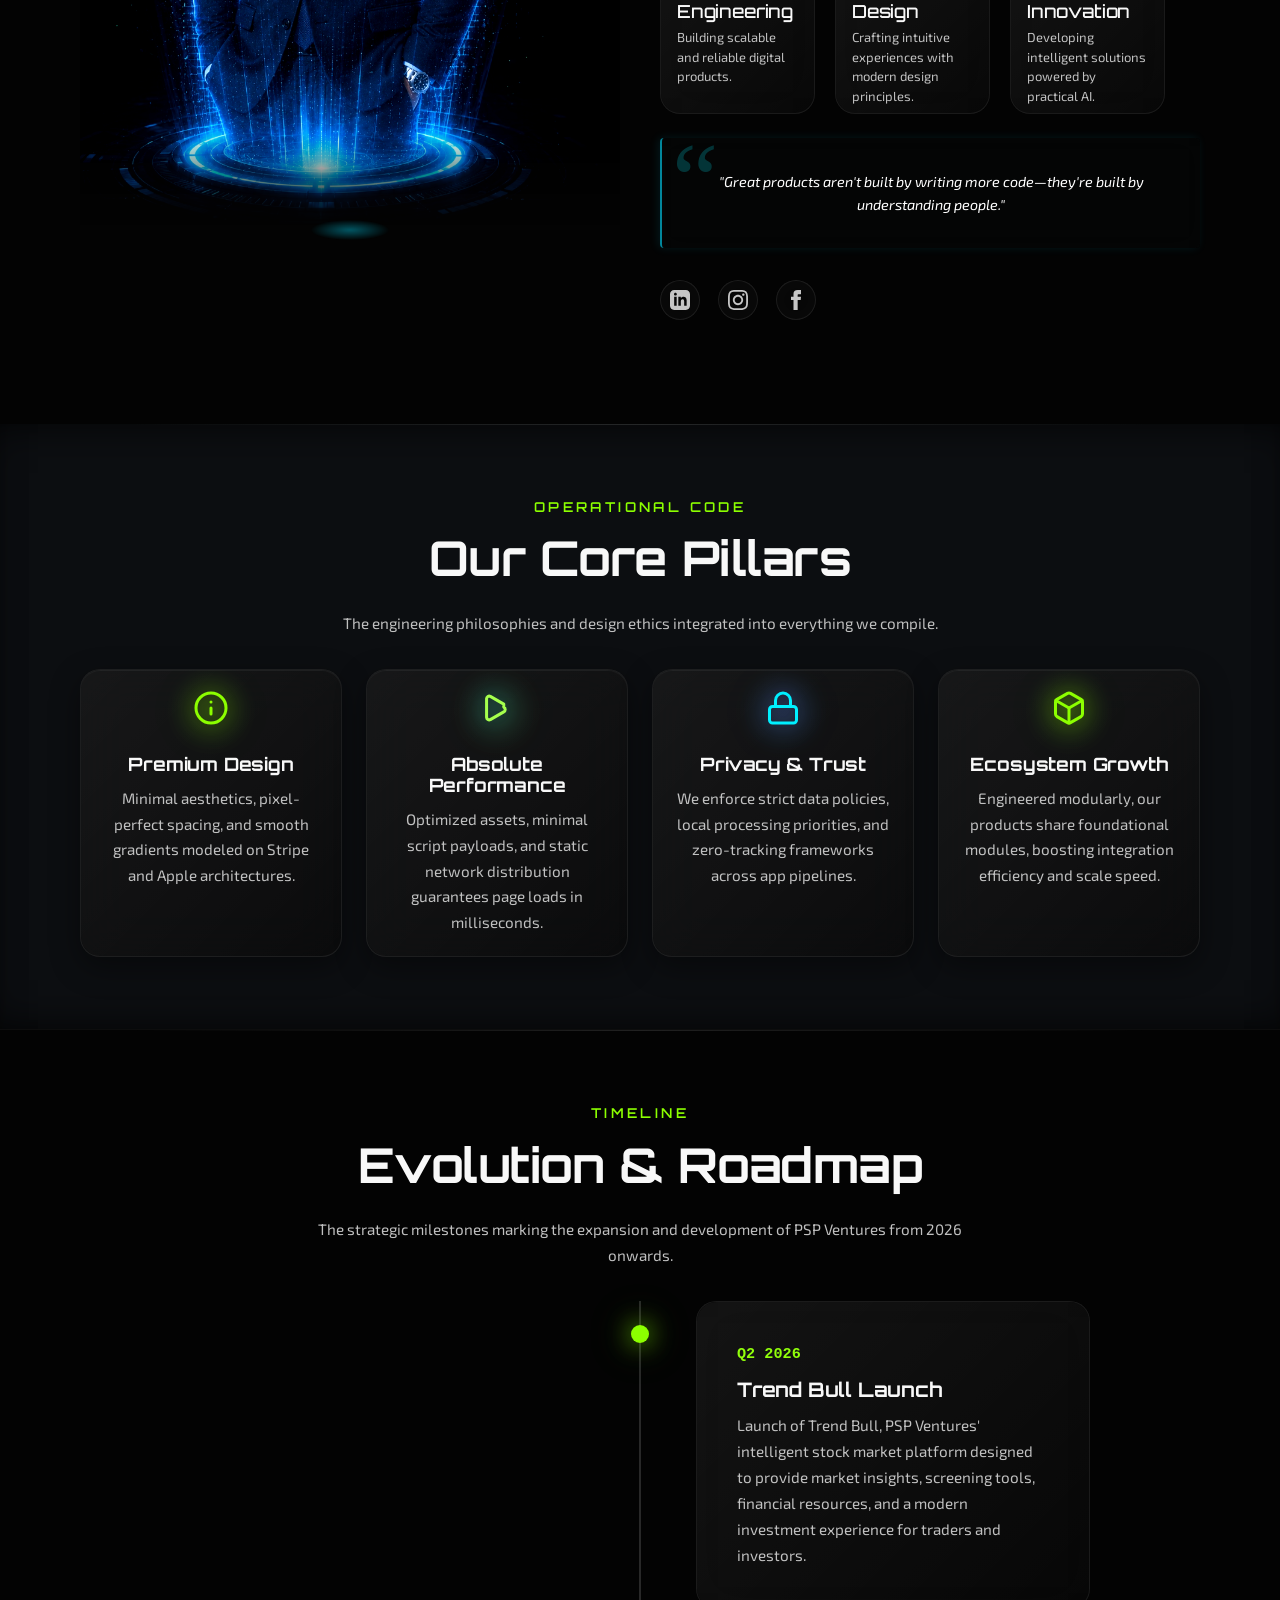
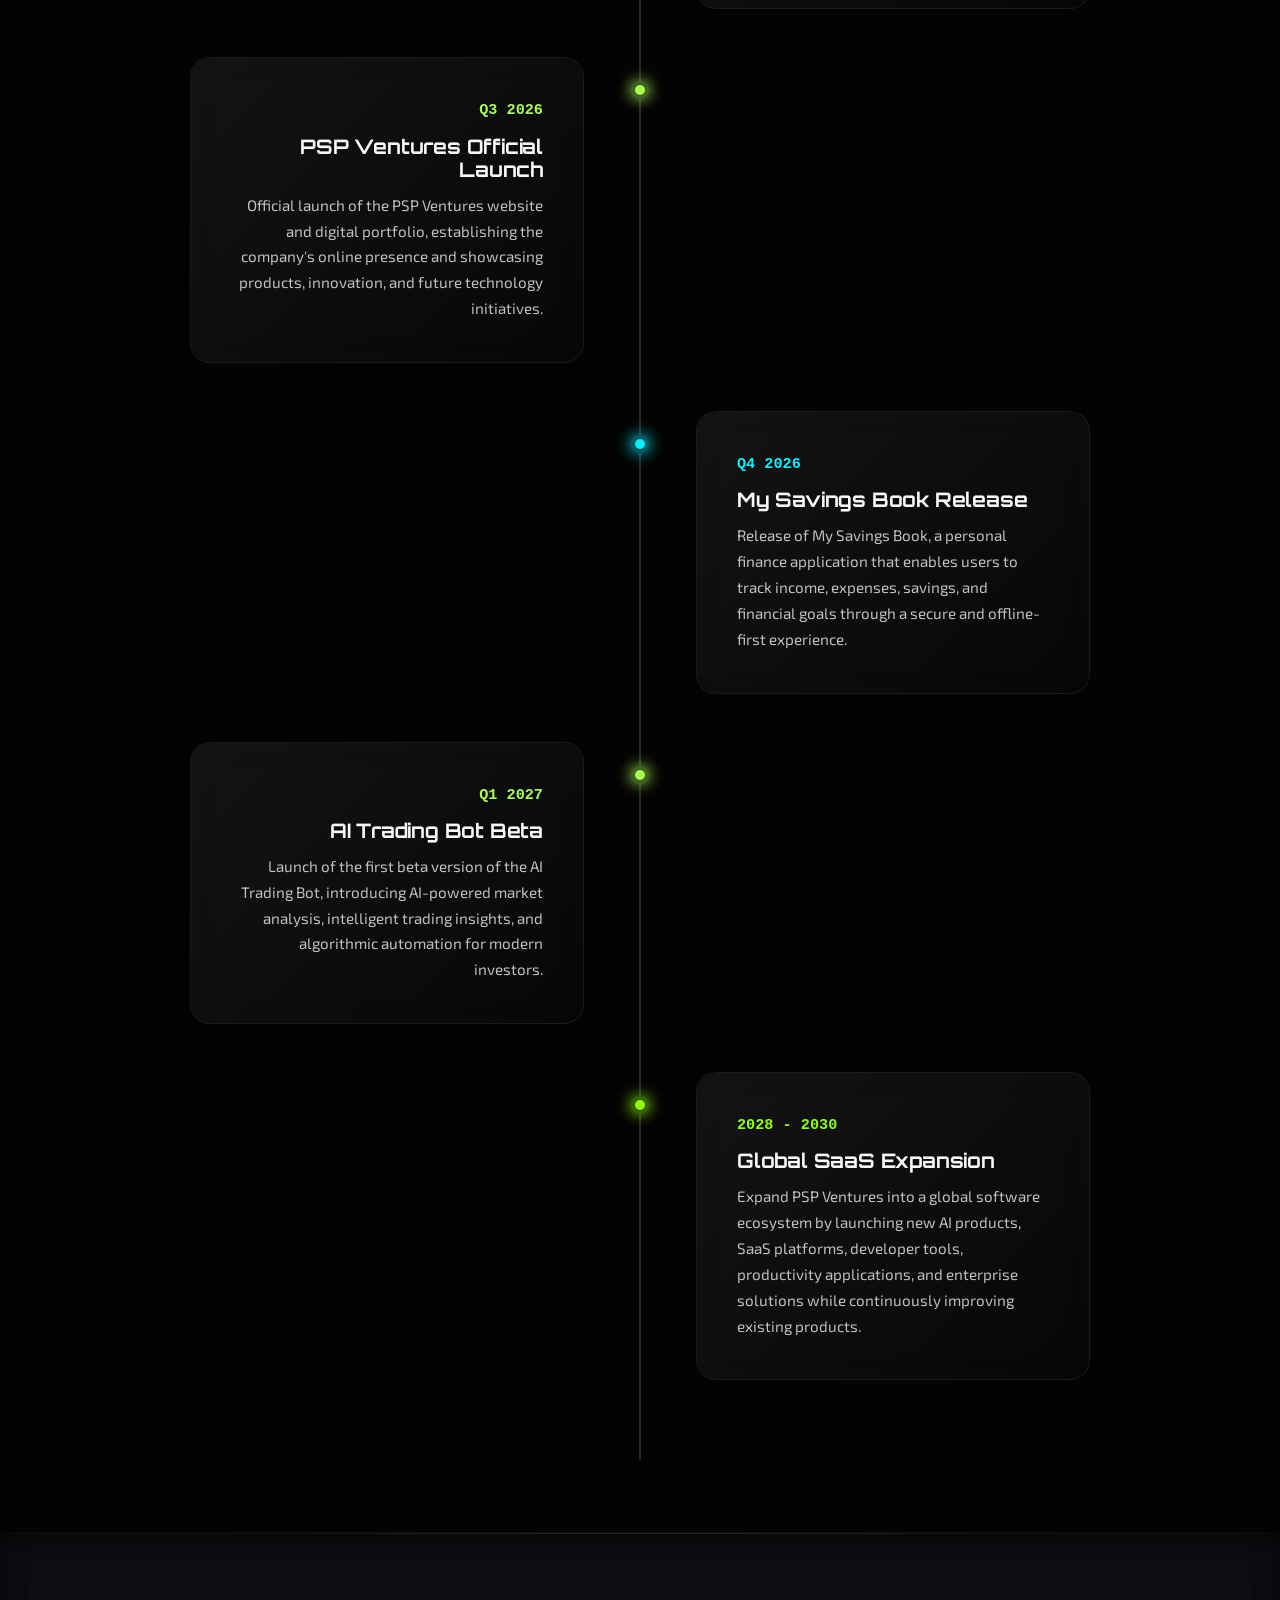
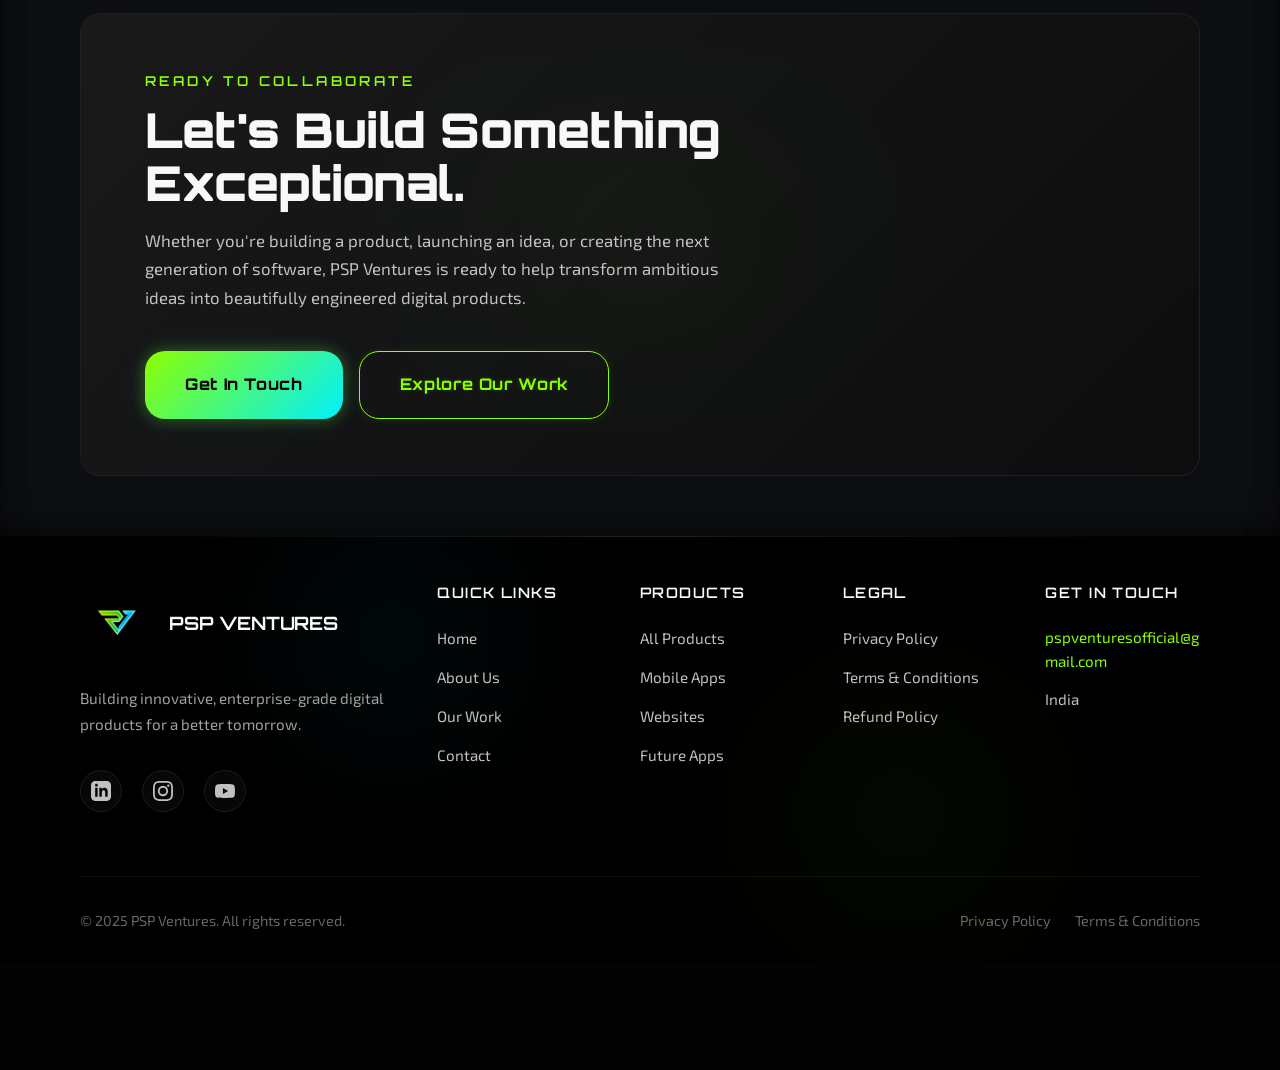
<file: about.html>
<!DOCTYPE html>
<html lang="en">
<head>
  <meta charset="UTF-8">
  <meta name="viewport" content="width=device-width, initial-scale=1.0">
  <meta name="description" content="Discover the mission, vision, core values, and operational principles driving PSP Ventures, a premium technology venture studio building the future of software.">
  <meta name="keywords" content="PSP Ventures About, Tech Studio Mission, App Publisher Vision, Venture Team">
  <meta name="author" content="PSP Ventures">
  
  <!-- Open Graph -->
  <meta property="og:type" content="website">
  <meta property="og:url" content="https://psp.ventures/about.html">
  <meta property="og:title" content="About PSP Ventures | Our Mission & Vision">
  <meta property="og:description" content="Discover the values, roadmap, and design philosophy behind PSP Ventures.">
  <meta property="og:image" content="assets/images/logo-full.png">

  <title>About Us | PSP Ventures</title>

  <!-- Style Sheets -->
  <link rel="stylesheet" href="css/style.css">
  <link rel="stylesheet" href="css/animations.css">
  <link rel="stylesheet" href="css/responsive.css">

  <!-- Favicon -->
  <!-- Favicon -->
  <link rel="icon" href="favicon.ico" sizes="any">
  <link rel="icon" type="image/png" sizes="48x48" href="favicon-48x48.png">
  <link rel="icon" type="image/png" sizes="32x32" href="favicon-32x32.png">
  <link rel="icon" type="image/png" sizes="16x16" href="favicon-16x16.png">
  <link rel="apple-touch-icon" sizes="180x180" href="apple-touch-icon.png">
</head>
<body>

  <!-- Sticky Header -->
  <header>
    <div class="nav-container">
      <a href="index.html" class="logo-wrapper logo-glow-effect">
        <img src="assets/images/logo-icon.png" alt="PSP Ventures Icon" class="logo-img">
        <span class="logo-text">PSP VENTURES</span>
      </a>

      <!-- Navigation Links -->
      <nav>
                <ul class="nav-links">
          <li><a href="index.html">HOME</a></li>
          <li><a href="about.html" class="active">ABOUT</a></li>
          <li><a href="products.html">OUR WORK</a></li>
          <li class="mobile-only-link"><a href="contact.html">GET IN TOUCH</a></li>
        </ul>
      </nav>

      <!-- Header CTA -->
      <div class="nav-cta">
        <a href="contact.html" class="btn btn-outlined-neon" style="padding: 0.5rem 1.25rem; font-size: 0.85rem; border-radius: 50px;">GET IN TOUCH</a>
        <button class="hamburger" aria-label="Toggle Navigation">
          <span></span>
          <span></span>
          <span></span>
        </button>
      </div>
    </div>
  </header>

  <!-- Hero Section -->
  <section class="section-transparent section hero-section" style="padding-top: calc(var(--header-height) + 4rem); padding-bottom: 1.5rem; text-align: center;">
    
    <!-- Central soft radial green glow -->
    <div class="ambient-glow" style="top: 50%; left: 50%; transform: translate(-50%, -50%); width: 70vw; height: 70vh; background: radial-gradient(circle, rgba(140,255,0,0.06) 0%, transparent 60%); z-index: 1;"></div>
    
    <div class="glow-container">
      <div class="ambient-glow glow-1" style="top: -20%; right: 10%;"></div>
      <div class="ambient-glow glow-3" style="top: 20%; left: 10%;"></div>
    </div>
    
    <div class="grid-bg-overlay"></div>
    
    <!-- Floating particles contained in this section -->
    <div class="particles-overlay-container">
      <div class="particle-item" style="width: 4px; height: 4px; left: 15%; top: 80%; animation-duration: 12s; animation-delay: 0s; opacity: 0.3;"></div>
      <div class="particle-item" style="width: 2px; height: 2px; left: 85%; top: 85%; animation-duration: 15s; animation-delay: 1s; opacity: 0.15;"></div>
      <div class="particle-item" style="width: 6px; height: 6px; left: 8%; top: 30%; animation-duration: 18s; animation-delay: 2s; opacity: 0.1;"></div>
      <div class="particle-item" style="width: 3px; height: 3px; left: 92%; top: 40%; animation-duration: 14s; animation-delay: 0.5s; opacity: 0.25;"></div>
    </div>

    <div class="container" style="position: relative; z-index: 2;">
      <div class="reveal" style="position: relative;">
        <!-- Soft radial glow behind headline -->
        <div class="ambient-glow" style="top: 20%; left: 50%; transform: translate(-50%, -50%); width: 60vw; height: 40vh; background: radial-gradient(ellipse, rgba(0,220,255,0.06) 0%, transparent 70%); z-index: -1;"></div>
        
        <span class="section-subtitle" style="display: inline-block; margin-bottom: 24px;">Who We Are</span>
        
        <h1 class="about-hero-title" style="max-width: 900px; margin-left: auto; margin-right: auto;">Driven by Design, Engineered for <span class="gradient-text about-hero-glow" style="position: relative; display: inline-block;">Scale<span style="position: absolute; bottom: -2px; left: 0; width: 100%; height: 2px; background: rgba(140, 255, 47, 0.4); border-radius: 2px; box-shadow: 0 0 12px rgba(140, 255, 47, 0.3);"></span></span></h1>
        
        <p class="about-hero-desc" style="max-width: 700px; line-height: 1.75; margin: 3rem auto 0 auto;">
          PSP Ventures is a forward-thinking technology company founded on the principle that digital tools should be both exceptionally beautiful and engineering marvels.
        </p>
      </div>
    </div>
  </section>

  <!-- Mission & Vision -->
  <section class="section-masked section mission-vision-section" style="position: relative;">
    <!-- Wide horizontal gradient beam -->
    <div style="position: absolute; top: 50%; left: -10%; width: 120%; height: 200px; background: linear-gradient(90deg, transparent, rgba(0, 220, 255, 0.05), transparent); transform: translateY(-50%); filter: blur(60px); z-index: 0; pointer-events: none;"></div>

    <div class="container" style="position: relative; z-index: 1; max-width: 1000px; margin: 0 auto; padding-top: 1rem;">
      <div class="grid-2" style="gap: 3rem; align-items: stretch; transform: scale(0.85); transform-origin: center top;">
        <div style="position: relative;">
          <!-- Radial cyan glow behind card -->
          <div style="position: absolute; top: 50%; left: 50%; transform: translate(-50%, -50%); width: 120%; height: 120%; background: radial-gradient(circle, rgba(140, 255, 0, 0.04) 0%, transparent 60%); filter: blur(50px); z-index: 0; pointer-events: none;"></div>
          
          <div class="glass-card glow-green pillar-card reveal reveal-left" style="height: 100%;">
            <div class="pillar-icon">
              <svg width="36" height="36" viewBox="0 0 24 24" fill="none" stroke="currentColor" stroke-width="2" stroke-linecap="round" stroke-linejoin="round"><path d="M4.5 16.5c-1.5 1.26-2 5-2 5s3.74-.5 5-2c.71-.84.7-2.13-.09-2.91a2.18 2.18 0 0 0-2.91-.09z"></path><path d="m12 15-3-3a22 22 0 0 1 2-3.95A12.88 12.88 0 0 1 22 2c0 2.72-.78 7.5-6 11a22.35 22.35 0 0 1-4 2z"></path><path d="M9 12H4s.55-3.03 2-4c1.62-1.08 5 0 5 0"></path><path d="M12 15v5s3.03-.55 4-2c1.08-1.62 0-5 0-5"></path></svg>
            </div>
            <span class="section-subtitle" style="font-size: 0.8rem; margin-bottom: 0.5rem; display: block; filter: none; color: var(--primary-accent); -webkit-text-fill-color: var(--primary-accent);">Our Mission</span>
            <h4 style="margin-bottom: 1.25rem;">To Empower Through Software</h4>
            <p>Our mission is to conceive, refine, and ship high-performance mobile apps, AI engines, and SaaS utilities that solve real-world productivity hurdles. We strip away complexity to build products that users genuinely look forward to opening every single day.</p>
          </div>
        </div>

        <div style="position: relative;">
          <!-- Radial cyan glow behind card -->
          <div style="position: absolute; top: 50%; left: 50%; transform: translate(-50%, -50%); width: 120%; height: 120%; background: radial-gradient(circle, rgba(0, 220, 255, 0.04) 0%, transparent 60%); filter: blur(50px); z-index: 0; pointer-events: none;"></div>

          <div class="glass-card glow-cyan pillar-card reveal reveal-right" style="height: 100%;">
            <div class="pillar-icon">
              <svg width="36" height="36" viewBox="0 0 24 24" fill="none" stroke="currentColor" stroke-width="2" stroke-linecap="round" stroke-linejoin="round"><circle cx="12" cy="12" r="10"></circle><polygon points="16.24 7.76 14.12 14.12 7.76 16.24 9.88 9.88 16.24 7.76"></polygon></svg>
            </div>
            <span class="section-subtitle" style="font-size: 0.8rem; margin-bottom: 0.5rem; display: block; filter: none; color: var(--primary-accent-alt); -webkit-text-fill-color: var(--primary-accent-alt);">Our Vision</span>
            <h4 style="margin-bottom: 1.25rem;">The Premier Digital Venture Studio</h4>
            <p>We aim to create a global ecosystem of interconnected software products. By maintaining a highly-disciplined, design-centric development pipeline, PSP Ventures sets a new benchmark for utility, speed, and integrity across the digital products landscape.</p>
          </div>
        </div>
      </div>
    </div>
  </section>

  <!-- Founder Section -->
  <section class="section section-transparent" style="margin-top: 60px; margin-bottom: 2rem; position: relative; overflow: hidden;">
    <!-- Lab Effects -->
    <div class="lab-background"></div>
    <div class="lab-grid"></div>
    <div class="lab-data-particles"></div>
    <!-- Background Glow -->
    <div class="ambient-glow" style="top: 30%; right: -10%; width: 50vw; height: 50vh; background: radial-gradient(circle, rgba(0,220,255,0.06) 0%, transparent 60%); z-index: 1;"></div>

    <div class="container" style="position: relative; z-index: 2;">
      <div class="grid-2 align-center">
        <!-- Left Side: Hologram Founder -->
        <div class="founder-hologram-container reveal reveal-left">
          <div class="hologram-aura"></div>
          
          <div class="founder-img-wrapper">
            <img src="assets/images/founder.jpg" alt="Founder & CEO" class="founder-img" onerror="this.src='https://via.placeholder.com/500x700/0a0a0a/00dcff?text=Upload+founder.jpg'">
          </div>

          <div class="subtle-particles">
            <div class="s-dot cyan-dot" style="left: 20%; bottom: 20%; animation-delay: 0s;"></div>
            <div class="s-dot green-dot" style="left: 80%; bottom: 25%; animation-delay: 2s;"></div>
            <div class="s-dot cyan-dot" style="left: 35%; bottom: 40%; animation-delay: 4s;"></div>
            <div class="s-dot green-dot" style="left: 65%; bottom: 50%; animation-delay: 1s;"></div>
            <div class="s-dot cyan-dot" style="left: 15%; bottom: 60%; animation-delay: 3s;"></div>
          </div>
          <!-- Minimal Platform -->
          <div class="minimal-platform">
            <div class="minimal-ring"></div>
            <div class="minimal-core"></div>
          </div>
        </div>

        <!-- Right Side: Content -->
        <div class="founder-content reveal reveal-right" style="padding-left: 0;">
          <h2 style="font-size: clamp(1.35rem, 2.3vw, 1.75rem); line-height: 1.1; font-weight: 500; margin-bottom: 8px; text-transform: uppercase; white-space: nowrap; letter-spacing: 2px; color: #ffffff;">
            Sai Prakash Pilla
          </h2>
          
          <span class="section-subtitle" style="display: block; font-size: 0.85rem; color: #9DFF4F; opacity: 1; letter-spacing: 3px; margin-bottom: 0; margin-top: 0; text-transform: uppercase;">FOUNDER & CEO</span>
          
          <div class="premium-divider" style="width: 85px; height: 2px; background: linear-gradient(to right, #3DDCFF, #9DFF4F); margin: 30px 0 20px 0; border-radius: 2px; box-shadow: 0 0 4px rgba(61, 220, 255, 0.15);">
          </div>
          
          <div style="max-width: 520px; margin-bottom: 2.5rem;">
            <p style="font-size: 0.98rem; color: #E6E6E6; line-height: 1.65; font-weight: 400; margin-bottom: 20px;">
              I founded <span style="color: #9DFF4F;">PSP Ventures</span> with one simple belief: technology should solve real problems with elegance and purpose.
            </p>
            <p style="font-size: 0.98rem; color: #E6E6E6; line-height: 1.65; font-weight: 400; margin-bottom: 20px;">
              Rather than building software for the sake of innovation, I focus on creating products that are intuitive, reliable, and thoughtfully engineered. Every application reflects our commitment to quality, performance, and meaningful user experiences.
            </p>
            <p style="font-size: 0.98rem; color: #E6E6E6; line-height: 1.65; font-weight: 400; margin-bottom: 0;">
              My goal is to build a portfolio of products that people trust, businesses rely on, and the industry remembers.
            </p>
          </div>

          <!-- Feature Blocks -->
          <div style="display: flex; gap: 20px; flex-wrap: wrap; margin-top: 2.5rem; margin-bottom: 1.5rem; justify-content: flex-start;">
            <div class="glass-card glow-green founder-expertise-card">
              <div class="founder-expertise-icon">
                <svg width="26" height="26" viewBox="0 0 24 24" fill="none" stroke="currentColor" stroke-width="2" stroke-linecap="round" stroke-linejoin="round"><path d="M16 18l6-6-6-6M8 6l-6 6 6 6"/></svg>
              </div>
              <h4>Software Engineering</h4>
              <p>Building scalable and reliable digital products.</p>
            </div>
            <div class="glass-card glow-green founder-expertise-card">
              <div class="founder-expertise-icon">
                <svg width="26" height="26" viewBox="0 0 24 24" fill="none" stroke="currentColor" stroke-width="2" stroke-linecap="round" stroke-linejoin="round"><path d="M12 20h9M16.5 3.5a2.121 2.121 0 0 1 3 3L7 19l-4 1 1-4L16.5 3.5z"/></svg>
              </div>
              <h4>Product Design</h4>
              <p>Crafting intuitive experiences with modern design principles.</p>
            </div>
            <div class="glass-card glow-green founder-expertise-card">
              <div class="founder-expertise-icon">
                <svg width="26" height="26" viewBox="0 0 24 24" fill="none" stroke="currentColor" stroke-width="2" stroke-linecap="round" stroke-linejoin="round"><rect x="2" y="2" width="20" height="20" rx="5" ry="5"/><path d="M12 18h.01"/><path d="M8 12h8"/><path d="M12 8v4"/></svg>
              </div>
              <h4>AI Innovation</h4>
              <p>Developing intelligent solutions powered by practical AI.</p>
            </div>
          </div>

          <!-- Highlighted Quote -->
          <div style="position: relative; margin-bottom: 2rem;">
            <div class="ambient-glow" style="top: 50%; left: 50%; transform: translate(-50%, -50%); width: 120%; height: 120%; background: radial-gradient(circle, rgba(140,255,0,0.1) 0%, transparent 60%); z-index: -1;"></div>
            <div class="quote-card-glass">
              <p style="font-size: 0.9rem; margin: 0; line-height: 1.6; text-align: center; font-style: italic; color: #ffffff;">
                "Great products aren't built by writing more code&mdash;they're built by understanding people."
              </p>
            </div>
          </div>

          <!-- Socials -->
          <div style="display: flex; gap: 18px; align-items: center; margin-top: 20px;">
            <a href="https://www.linkedin.com/in/sai-prakash-pilla/" target="_blank" rel="noopener noreferrer" class="founder-social-icon linkedin" aria-label="Visit Sai Prakash Pilla on LinkedIn">
              <svg width="20" height="20" viewBox="0 0 24 24" fill="currentColor"><path d="M19 0h-14c-2.761 0-5 2.239-5 5v14c0 2.761 2.239 5 5 5h14c2.762 0 5-2.239 5-5v-14c0-2.761-2.238-5-5-5zm-11 19h-3v-11h3v11zm-1.5-12.268c-.966 0-1.75-.79-1.75-1.764s.784-1.764 1.75-1.764 1.75.79 1.75 1.764-.783 1.764-1.75 1.764zm13.5 12.268h-3v-5.604c0-3.368-4-3.113-4 0v5.604h-3v-11h3v1.765c1.396-2.586 7-2.777 7 2.476v6.759z"/></svg>
            </a>
            <a href="https://www.instagram.com/saiprakash.pilla/" target="_blank" rel="noopener noreferrer" class="founder-social-icon instagram" aria-label="Visit Sai Prakash Pilla on Instagram">
              <svg width="20" height="20" viewBox="0 0 24 24" fill="currentColor"><path d="M12 2.163c3.204 0 3.584.012 4.85.07 3.252.148 4.771 1.691 4.919 4.919.058 1.265.069 1.645.069 4.849 0 3.205-.012 3.584-.069 4.849-.149 3.225-1.664 4.771-4.919 4.919-1.266.058-1.644.07-4.85.07-3.204 0-3.584-.012-4.849-.07-3.26-.149-4.771-1.699-4.919-4.92-.058-1.265-.07-1.644-.07-4.849 0-3.204.013-3.583.07-4.849.149-3.227 1.664-4.771 4.919-4.919 1.266-.057 1.645-.069 4.849-.069zm0-2.163c-3.259 0-3.667.014-4.947.072-4.358.2-6.78 2.618-6.98 6.98-.059 1.281-.073 1.689-.073 4.948 0 3.259.014 3.668.072 4.948.2 4.358 2.618 6.78 6.98 6.98 1.281.058 1.689.072 4.948.072 3.259 0 3.668-.014 4.948-.072 4.354-.2 6.782-2.618 6.979-6.98.059-1.28.073-1.689.073-4.948 0-3.259-.014-3.667-.072-4.947-.196-4.354-2.617-6.78-6.979-6.98-1.281-.059-1.69-.073-4.949-.073zm0 5.838c-3.403 0-6.162 2.759-6.162 6.162s2.759 6.163 6.162 6.163 6.162-2.759 6.162-6.163c0-3.403-2.759-6.162-6.162-6.162zm0 10.162c-2.209 0-4-1.79-4-4 0-2.209 1.791-4 4-4s4 1.791 4 4c0 2.21-1.791 4-4 4zm6.406-11.845c-.796 0-1.441.645-1.441 1.44s.645 1.44 1.441 1.44c.795 0 1.439-.645 1.439-1.44s-.644-1.44-1.439-1.44z"/></svg>
            </a>
            <a href="https://www.facebook.com/saiprakash.pilla" target="_blank" rel="noopener noreferrer" class="founder-social-icon facebook" aria-label="Visit Sai Prakash Pilla on Facebook">
              <svg width="20" height="20" viewBox="0 0 24 24" fill="currentColor"><path d="M9 8h-3v4h3v12h5v-12h3.642l.358-4h-4v-1.667c0-.955.192-1.333 1.115-1.333h2.885v-5h-3.808c-3.596 0-5.192 1.583-5.192 4.615v3.385z"/></svg>
            </a>
          </div>
        </div>
      </div>
    </div>
  </section>

  <!-- Core Pillars -->
  <section class="section-masked section core-pillars-section">
    <div class="container">
      <div class="section-header center reveal">
        <span class="section-subtitle">Operational Code</span>
        <h2>Our Core Pillars</h2>
        <p>The engineering philosophies and design ethics integrated into everything we compile.</p>
      </div>

      <div class="grid-4 reveal delay-1" style="gap: 1.5rem;">
        <div class="glass-card glow-green pillar-card">
          <div class="pillar-icon">
            <svg width="36" height="36" viewBox="0 0 24 24" fill="none" stroke="currentColor" stroke-width="2" stroke-linecap="round" stroke-linejoin="round"><path d="M12 22C17.5228 22 22 17.5228 22 12C22 6.47715 17.5228 2 12 2C6.47715 2 2 6.47715 2 12C2 17.5228 6.47715 22 12 22Z"></path><path d="M12 16V12"></path><path d="M12 8H12.01"></path></svg>
          </div>
          <h4>Premium Design</h4>
          <p>Minimal aesthetics, pixel-perfect spacing, and smooth gradients modeled on Stripe and Apple architectures.</p>
        </div>

        <div class="glass-card glow-cyan pillar-card">
          <div class="pillar-icon">
            <svg width="36" height="36" viewBox="0 0 24 24" fill="none" stroke="currentColor" stroke-width="2" stroke-linecap="round" stroke-linejoin="round"><path d="M16.5 9.4 7.55 4.24a1.79 1.79 0 0 0-2.5 1.53v12.46a1.79 1.79 0 0 0 2.5 1.53l8.95-5.16a1.8 1.8 0 0 0 0-3.2z"></path></svg>
          </div>
          <h4>Absolute Performance</h4>
          <p>Optimized assets, minimal script payloads, and static network distribution guarantees page loads in milliseconds.</p>
        </div>

        <div class="glass-card glow-purple pillar-card">
          <div class="pillar-icon">
            <svg width="36" height="36" viewBox="0 0 24 24" fill="none" stroke="currentColor" stroke-width="2" stroke-linecap="round" stroke-linejoin="round"><rect x="3" y="11" width="18" height="11" rx="2" ry="2"></rect><path d="M7 11V7a5 5 0 0 1 10 0v4"></path></svg>
          </div>
          <h4>Privacy & Trust</h4>
          <p>We enforce strict data policies, local processing priorities, and zero-tracking frameworks across app pipelines.</p>
        </div>

        <div class="glass-card glow-green pillar-card">
          <div class="pillar-icon">
            <svg width="36" height="36" viewBox="0 0 24 24" fill="none" stroke="currentColor" stroke-width="2" stroke-linecap="round" stroke-linejoin="round"><path d="M21 16V8a2 2 0 0 0-1-1.73l-7-4a2 2 0 0 0-2 0l-7 4A2 2 0 0 0 3 8v8a2 2 0 0 0 1 1.73l7 4a2 2 0 0 0 2 0l7-4A2 2 0 0 0 21 16z"></path><polyline points="3.27 6.96 12 12.01 20.73 6.96"></polyline><line x1="12" y1="22.08" x2="12" y2="12"></line></svg>
          </div>
          <h4>Ecosystem Growth</h4>
          <p>Engineered modularly, our products share foundational modules, boosting integration efficiency and scale speed.</p>
        </div>
      </div>
    </div>
  </section>

  <!-- Evolution & Roadmap -->
  <section class="section-transparent section roadmap-section" id="roadmap">
    <div class="container">
      <div class="section-header center reveal">
        <span class="section-subtitle">Timeline</span>
        <h2>Evolution & Roadmap</h2>
        <p>The strategic milestones marking the expansion and development of PSP Ventures from 2026 onwards.</p>
      </div>

      <div class="timeline-container">
        <!-- Vertical Line -->
        <div class="timeline-line"></div>

        <!-- Timeline Step 1 (Right) -->
        <div class="timeline-step step-right reveal reveal-right active-milestone">
          <div class="timeline-dot"></div>
          <div class="glass-card glow-green timeline-card">
            <span class="timeline-date">Q2 2026</span>
            <h4>Trend Bull Launch</h4>
            <p>Launch of Trend Bull, PSP Ventures' intelligent stock market platform designed to provide market insights, screening tools, financial resources, and a modern investment experience for traders and investors.</p>
            <button class="read-more-btn mobile-only-btn">Read More</button>
          </div>
        </div>

        <!-- Timeline Step 2 (Left) -->
        <div class="timeline-step step-left reveal reveal-left">
          <div class="timeline-dot dot-cyan"></div>
          <div class="glass-card glow-cyan timeline-card">
            <span class="timeline-date">Q3 2026</span>
            <h4>PSP Ventures Official Launch</h4>
            <p>Official launch of the PSP Ventures website and digital portfolio, establishing the company's online presence and showcasing products, innovation, and future technology initiatives.</p>
            <button class="read-more-btn mobile-only-btn">Read More</button>
          </div>
        </div>

        <!-- Timeline Step 3 (Right) -->
        <div class="timeline-step step-right reveal reveal-right">
          <div class="timeline-dot dot-purple"></div>
          <div class="glass-card glow-purple timeline-card">
            <span class="timeline-date">Q4 2026</span>
            <h4>My Savings Book Release</h4>
            <p>Release of My Savings Book, a personal finance application that enables users to track income, expenses, savings, and financial goals through a secure and offline-first experience.</p>
            <button class="read-more-btn mobile-only-btn">Read More</button>
          </div>
        </div>

        <!-- Timeline Step 4 (Left) -->
        <div class="timeline-step step-left reveal reveal-left">
          <div class="timeline-dot dot-cyan"></div>
          <div class="glass-card glow-cyan timeline-card">
            <span class="timeline-date">Q1 2027</span>
            <h4>AI Trading Bot Beta</h4>
            <p>Launch of the first beta version of the AI Trading Bot, introducing AI-powered market analysis, intelligent trading insights, and algorithmic automation for modern investors.</p>
            <button class="read-more-btn mobile-only-btn">Read More</button>
          </div>
        </div>

        <!-- Timeline Step 5 (Right) -->
        <div class="timeline-step step-right reveal reveal-right">
          <div class="timeline-dot"></div>
          <div class="glass-card glow-green timeline-card">
            <span class="timeline-date">2028 - 2030</span>
            <h4>Global SaaS Expansion</h4>
            <p>Expand PSP Ventures into a global software ecosystem by launching new AI products, SaaS platforms, developer tools, productivity applications, and enterprise solutions while continuously improving existing products.</p>
            <button class="read-more-btn mobile-only-btn">Read More</button>
          </div>
        </div>
      </div>
    </div>
  </section>

      <!-- CTA Section -->
  <section class="section particle-target section-masked" id="contact-cta" style="position: relative; padding-top: 80px; padding-bottom: 60px;">
    <!-- Green portal ambient glow behind -->
    <div style="position: absolute; top: 50%; left: 50%; transform: translate(-50%, -50%); width: 600px; height: 300px; background: radial-gradient(circle, rgba(127, 255, 0, 0.08) 0%, rgba(0,0,0,0) 80%); filter: blur(40px); pointer-events: none; z-index: 1;"></div>
    
    <div class="container" style="position: relative; z-index: 2;">
      <div class="glass-card glow-green reveal" style="display: flex; justify-content: space-between; align-items: center; gap: 2.5rem; flex-wrap: wrap; padding: 3.5rem 4rem; background: rgba(14, 14, 14, 0.65);">
        <div style="text-align: left; max-width: 600px;">
          <span class="section-subtitle" style="margin-bottom: 0.75rem;">READY TO COLLABORATE</span>
          <h2 style="font-size: clamp(1.8rem, 4vw, 3rem); font-weight: 900; line-height: 1.1; margin-bottom: 1rem; letter-spacing: -0.01em;">
            Let's Build Something<br>
            Exceptional.
          </h2>
          <p style="font-size: 1.05rem; color: var(--text-secondary); line-height: 1.7; margin-bottom: 0;">
            Whether you're building a product, launching an idea, or creating the next generation of software, PSP Ventures is ready to help transform ambitious ideas into beautifully engineered digital products.
          </p>
        </div>
        <div style="display: flex; gap: 1rem; flex-wrap: wrap; justify-content: flex-end;">
          <a href="contact.html" class="btn btn-primary" style="padding: 1.25rem 2.5rem;">Get In Touch</a>
          <a href="products.html" class="btn btn-outlined-neon" style="padding: 1.25rem 2.5rem;">Explore Our Work</a>
        </div>
      </div>
    </div>
  </section>

<!-- Footer -->
  <site-footer></site-footer>
  <script src="js/footer.js"></script>

  <!-- Scripts -->
  <script src="js/main.js"></script>
  <script>
    // Timeline Read More Logic
    document.addEventListener('DOMContentLoaded', () => {
      document.querySelectorAll('.timeline-card .read-more-btn').forEach(btn => {
        btn.addEventListener('click', (e) => {
          const p = e.target.previousElementSibling;
          if (p.classList.contains('expanded')) {
            p.classList.remove('expanded');
            e.target.textContent = 'Read More';
          } else {
            p.classList.add('expanded');
            e.target.textContent = 'Show Less';
          }
        });
      });
    });
  </script>
</body>
</html>
</file>
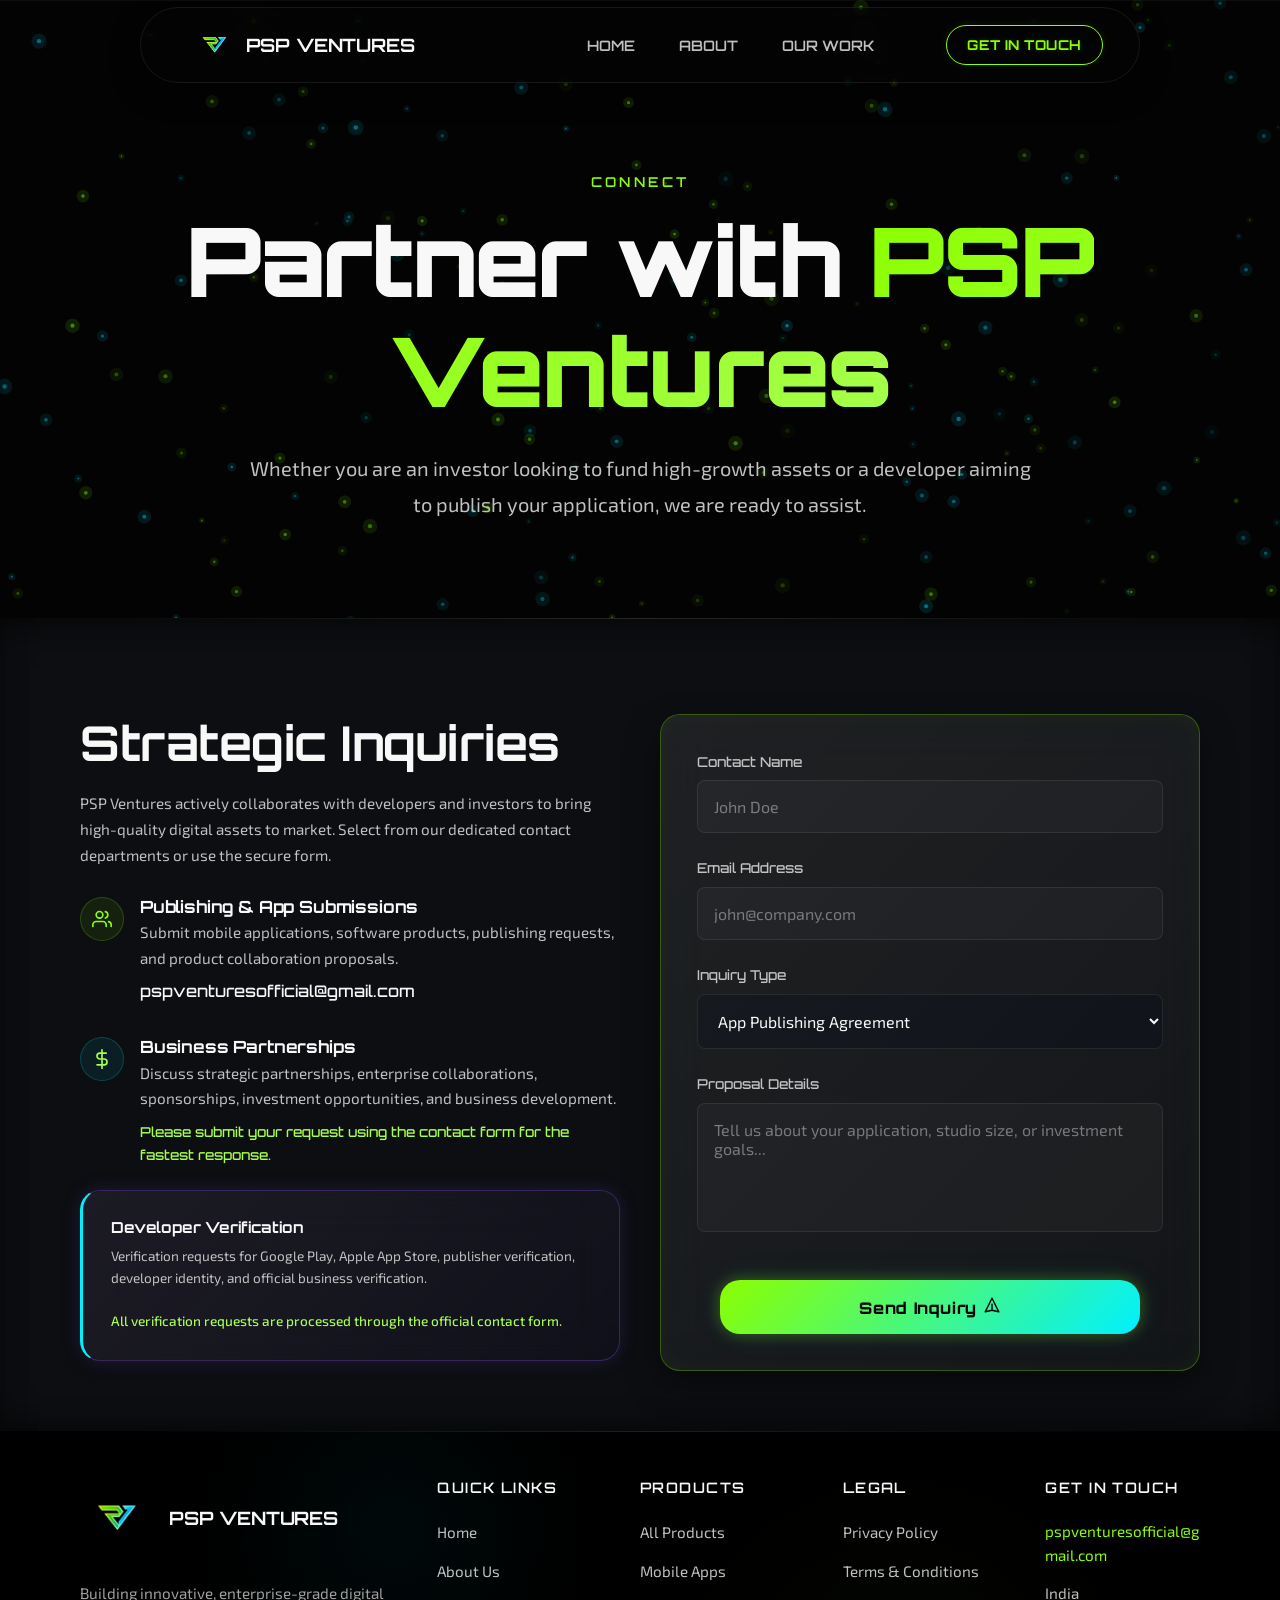
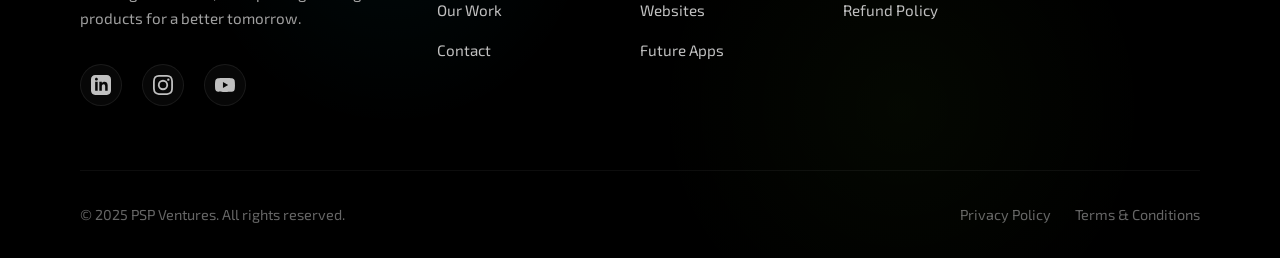
<file: contact.html>
<!DOCTYPE html>
<html lang="en">
<head>
  <meta charset="UTF-8">
  <meta name="viewport" content="width=device-width, initial-scale=1.0">
  <meta name="description" content="Get in touch with PSP Ventures. Reach out for investment opportunities, app publishing proposals, business partnerships, or legal inquiries.">
  <meta name="keywords" content="PSP Ventures Contact, App Publishing Partner, Venture Capital Investor, Business Relations">
  <meta name="author" content="PSP Ventures">
  
  <!-- Open Graph -->
  <meta property="og:type" content="website">
  <meta property="og:url" content="https://psp.ventures/contact.html">
  <meta property="og:title" content="Contact Us | PSP Ventures Partnerships">
  <meta property="og:description" content="Reach out to PSP Ventures for app publishing, investor relations, and strategic partnerships.">
  <meta property="og:image" content="assets/images/logo-full.png">

  <title>Contact Us | PSP Ventures</title>

  <!-- Style Sheets -->
  <link rel="stylesheet" href="css/style.css">
  <link rel="stylesheet" href="css/animations.css">
  <link rel="stylesheet" href="css/responsive.css">

  <!-- Favicon -->
  <!-- Favicon -->
  <link rel="icon" href="favicon.ico" sizes="any">
  <link rel="icon" type="image/png" sizes="48x48" href="favicon-48x48.png">
  <link rel="icon" type="image/png" sizes="32x32" href="favicon-32x32.png">
  <link rel="icon" type="image/png" sizes="16x16" href="favicon-16x16.png">
  <link rel="apple-touch-icon" sizes="180x180" href="apple-touch-icon.png">
<style>
    input:focus, select:focus, textarea:focus {
      outline: none;
      border-color: rgba(140, 255, 0, 0.6) !important;
      box-shadow: 0 0 12px rgba(140, 255, 0, 0.15), inset 0 0 8px rgba(140, 255, 0, 0.05);
    }
    .copy-email-wrapper:hover .copy-icon {
      opacity: 0.6 !important;
    }
  </style>
</head>
<body>

  <!-- Floating Glassmorphism Sticky Navbar -->
  <header>
    <div class="nav-container">
      <a href="index.html" class="logo-wrapper logo-glow-effect">
        <img src="assets/images/logo-icon.png" alt="PSP Ventures Icon" class="logo-img">
        <span class="logo-text">PSP VENTURES</span>
      </a>

      <!-- Navigation Links -->
      <nav>
                <ul class="nav-links">
          <li><a href="index.html">HOME</a></li>
          <li><a href="about.html">ABOUT</a></li>
          <li><a href="products.html">OUR WORK</a></li>
          <li class="mobile-only-link"><a href="contact.html">GET IN TOUCH</a></li>
        </ul>
      </nav>

      <!-- Header CTA -->
      <div class="nav-cta">
        <a href="contact.html" class="btn btn-outlined-neon" style="padding: 0.5rem 1.25rem; font-size: 0.85rem; border-radius: 50px;">GET IN TOUCH</a>
        <button class="hamburger" aria-label="Toggle Navigation">
          <span></span>
          <span></span>
          <span></span>
        </button>
      </div>
    </div>
  </header>

  <!-- Contact Hero Section -->
  <section class="section-transparent section" style="padding-top: calc(var(--header-height) + 5rem); padding-bottom: 3rem; text-align: center;">
    <div class="glow-container">
      <div class="ambient-glow glow-1" style="top: -20%; right: 10%;"></div>
      <div class="ambient-glow glow-2" style="top: 20%; left: 10%;"></div>
    </div>
    <div class="grid-bg-overlay"></div>

    <div class="container" style="position: relative; z-index: 2;">
      <div class="reveal">
        <span class="section-subtitle">Connect</span>
        <h1>Partner with <span class="gradient-text">PSP Ventures</span></h1>
        <p style="max-width: 800px; margin: 0 auto 3rem auto; font-size: 1.25rem; color: var(--text-secondary); line-height: 1.8;">
          Whether you are an investor looking to fund high-growth assets or a developer aiming to publish your application, we are ready to assist.
        </p>
      </div>
    </div>
  </section>

  <!-- Main Contact Content Section -->
  <section class="section-masked section" style="padding-top: 96px; padding-bottom: 60px; margin-top: 0; position: relative; z-index: 10;">
    <div class="container">
      <div class="grid-2" style="align-items: flex-start;">
        <div class="reveal reveal-left">
          <h2 style="margin-top: 0; margin-bottom: 1.25rem;">Strategic Inquiries</h2>
          <p>
            PSP Ventures actively collaborates with developers and investors to bring high-quality digital assets to market. Select from our dedicated contact departments or use the secure form.
          </p>

          <!-- Contact details block -->
          <div style="margin-top: 1.75rem; display: flex; flex-direction: column; gap: 1.85rem;">
            <!-- Partnering/Publishing -->
            <div style="display: flex; gap: 1rem; align-items: flex-start;">
              <div style="width: 44px; height: 44px; border-radius: 50%; background: rgba(124, 255, 0, 0.08); border: 1px solid rgba(124, 255, 0, 0.2); display: flex; align-items: center; justify-content: center; color: var(--primary-accent); flex-shrink: 0;">
                <svg width="20" height="20" viewBox="0 0 24 24" fill="none" stroke="currentColor" stroke-width="2" stroke-linecap="round" stroke-linejoin="round">
                  <path d="M17 21v-2a4 4 0 0 0-4-4H5a4 4 0 0 0-4 4v2"></path>
                  <circle cx="9" cy="7" r="4"></circle>
                  <path d="M23 21v-2a4 4 0 0 0-3-3.87"></path>
                  <path d="M16 3.13a4 4 0 0 1 0 7.75"></path>
                </svg>
              </div>
              <div>
                <h4 style="margin-bottom: 0.25rem; font-size: 1.05rem;">Publishing & App Submissions</h4>
                <p style="font-size: 0.95rem; margin-bottom: 0.25rem; color: var(--text-secondary);">Submit mobile applications, software products, publishing requests, and product collaboration proposals.</p>
                <div class="copy-email-wrapper" onclick="copyEmail('pspventuresofficial@gmail.com', this)" style="display: inline-flex; align-items: center; gap: 0.5rem; cursor: pointer; padding: 0.2rem 0;">
                  <span style="font-family: var(--font-display); font-weight: 500; color: var(--text-primary); transition: color 0.2s;">pspventuresofficial@gmail.com</span>
                  <svg class="copy-icon" width="14" height="14" viewBox="0 0 24 24" fill="none" stroke="currentColor" stroke-width="2" stroke-linecap="round" stroke-linejoin="round" style="opacity: 0; transition: opacity 0.2s;"><rect x="9" y="9" width="13" height="13" rx="2" ry="2"></rect><path d="M5 15H4a2 2 0 0 1-2-2V4a2 2 0 0 1 2-2h9a2 2 0 0 1 2 2v1"></path></svg>
                  <span class="copy-success" style="font-size: 0.75rem; color: var(--primary-accent); opacity: 0; transition: opacity 0.2s; position: absolute; transform: translateX(100%); margin-left: 30px;">Copied!</span>
                </div>
              </div>
            </div>

            <!-- Investor Relations & official email -->
            <div style="display: flex; gap: 1rem; align-items: flex-start;">
              <div style="width: 44px; height: 44px; border-radius: 50%; background: rgba(0, 229, 255, 0.08); border: 1px solid rgba(0, 229, 255, 0.2); display: flex; align-items: center; justify-content: center; color: var(--primary-accent-alt); flex-shrink: 0;">
                <svg width="20" height="20" viewBox="0 0 24 24" fill="none" stroke="currentColor" stroke-width="2" stroke-linecap="round" stroke-linejoin="round">
                  <line x1="12" y1="1" x2="12" y2="23"></line>
                  <path d="M17 5H9.5a3.5 3.5 0 0 0 0 7h5a3.5 3.5 0 0 1 0 7H6"></path>
                </svg>
              </div>
              <div>
                <h4 style="margin-bottom: 0.25rem; font-size: 1.05rem;">Business Partnerships</h4>
                <p style="font-size: 0.95rem; margin-bottom: 0.25rem; color: var(--text-secondary);">Discuss strategic partnerships, enterprise collaborations, sponsorships, investment opportunities, and business development.</p>
                <p style="font-family: var(--font-display); font-size: 0.85rem; font-weight: 500; color: var(--primary-accent-alt); margin-top: 0.5rem; margin-bottom: 0;">Please submit your request using the contact form for the fastest response.</p>
              </div>
            </div>

            <!-- Console Verification Notice -->
            <div class="glass-card glow-purple" style="padding: 1.75rem; border: 1px solid rgba(138, 92, 255, 0.3); border-left: 3px solid var(--secondary-accent-alt); background: rgba(138, 92, 255, 0.04); box-shadow: 0 0 20px rgba(138, 92, 255, 0.15); margin-top: -0.35rem;">
              <h5 style="color: var(--text-primary); margin-bottom: 0.5rem; font-size: 0.95rem;">Developer Verification</h5>
              <p style="font-size: 0.85rem; line-height: 1.6; margin-bottom: 0; color: var(--text-secondary);">
                Verification requests for Google Play, Apple App Store, publisher verification, developer identity, and official business verification.<br><br><span style="color: var(--primary-accent-alt); font-weight: 500;">All verification requests are processed through the official contact form.</span>
              </p>
            </div>
          </div>
        </div>

        <div class="reveal reveal-right">
          <!-- Form Card -->
          <form class="glass-card glow-green" id="partnership-form" style="background: rgba(255, 255, 255, 0.03); box-shadow: 0 15px 35px rgba(0,0,0,0.4), inset 0 0 20px rgba(140, 255, 0, 0.05); border: 1px solid rgba(140, 255, 0, 0.3); padding: 2.25rem; margin-top: 0;">
            <div style="display: grid; grid-template-columns: 1fr; gap: 1.5rem;">
              
              <div style="display: flex; flex-direction: column; gap: 0.5rem;">
                <label for="name" style="font-family: var(--font-display); font-size: 0.85rem; font-weight: 500; color: var(--text-secondary);">Contact Name</label>
                <input type="text" id="name" name="name" placeholder="John Doe" style="width: 100%; padding: 1rem 1rem; background: rgba(255,255,255,0.03); border: 1px solid var(--border-color); border-radius: var(--border-radius-sm); transition: border-color 0.3s ease;" required>
              </div>
              
              <div style="display: flex; flex-direction: column; gap: 0.5rem;">
                <label for="email" style="font-family: var(--font-display); font-size: 0.85rem; font-weight: 500; color: var(--text-secondary);">Email Address</label>
                <input type="email" id="email" name="email" placeholder="john@company.com" style="width: 100%; padding: 1rem 1rem; background: rgba(255,255,255,0.03); border: 1px solid var(--border-color); border-radius: var(--border-radius-sm); transition: border-color 0.3s ease;" required>
              </div>

              <div style="display: flex; flex-direction: column; gap: 0.5rem;">
                <label for="inquiry-type" style="font-family: var(--font-display); font-size: 0.85rem; font-weight: 500; color: var(--text-secondary);">Inquiry Type</label>
                <select id="inquiry-type" name="subject" style="width: 100%; padding: 1rem 1rem; background: #0D1117; border: 1px solid var(--border-color); border-radius: var(--border-radius-sm); color: var(--text-primary); transition: border-color 0.3s ease;">
                  <option value="Publishing Agreement">App Publishing Agreement</option>
                  <option value="Investment Opportunities">Investment Opportunities</option>
                  <option value="Strategic Partnership">Strategic Partnership</option>
                  <option value="General Question">General Inquiry</option>
                </select>
              </div>

              <div style="display: flex; flex-direction: column; gap: 0.5rem;">
                <label for="message" style="font-family: var(--font-display); font-size: 0.85rem; font-weight: 500; color: var(--text-secondary);">Proposal Details</label>
                <textarea id="message" name="message" rows="5" placeholder="Tell us about your application, studio size, or investment goals..." style="width: 100%; padding: 1rem 1rem; background: rgba(255,255,255,0.03); border: 1px solid var(--border-color); border-radius: var(--border-radius-sm); transition: border-color 0.3s ease; resize: none;" required></textarea>
              </div>

              <button type="submit" class="btn btn-primary" style="margin-top: 1.5rem; width: 90%; margin-left: auto; margin-right: auto; display: block;">
                Send Inquiry
                <svg xmlns="http://www.w3.org/2000/svg" fill="none" viewBox="0 0 24 24" stroke="currentColor">
                  <path stroke-linecap="round" stroke-linejoin="round" stroke-width="2" d="M12 19l9 2-9-18-9 18 9-2zm0 0v-8"/>
                </svg>
              </button>
            </div>
          </form>
        </div>
      </div>
    </div>
  </section>

  <!-- Footer -->
  <site-footer></site-footer>
  <script src="js/footer.js"></script>

  <!-- Scripts -->
  <script src="js/main.js"></script>
<script>
    function copyEmail(email, el) {
      navigator.clipboard.writeText(email).then(() => {
        const textSpan = el.querySelector('span');
        const successText = el.querySelector('.copy-success');
        textSpan.style.color = '#8CFF00';
        successText.style.opacity = '1';
        setTimeout(() => {
          textSpan.style.color = '';
          successText.style.opacity = '0';
        }, 2000);
      });
    }
  </script>
</body>
</html>
</file>
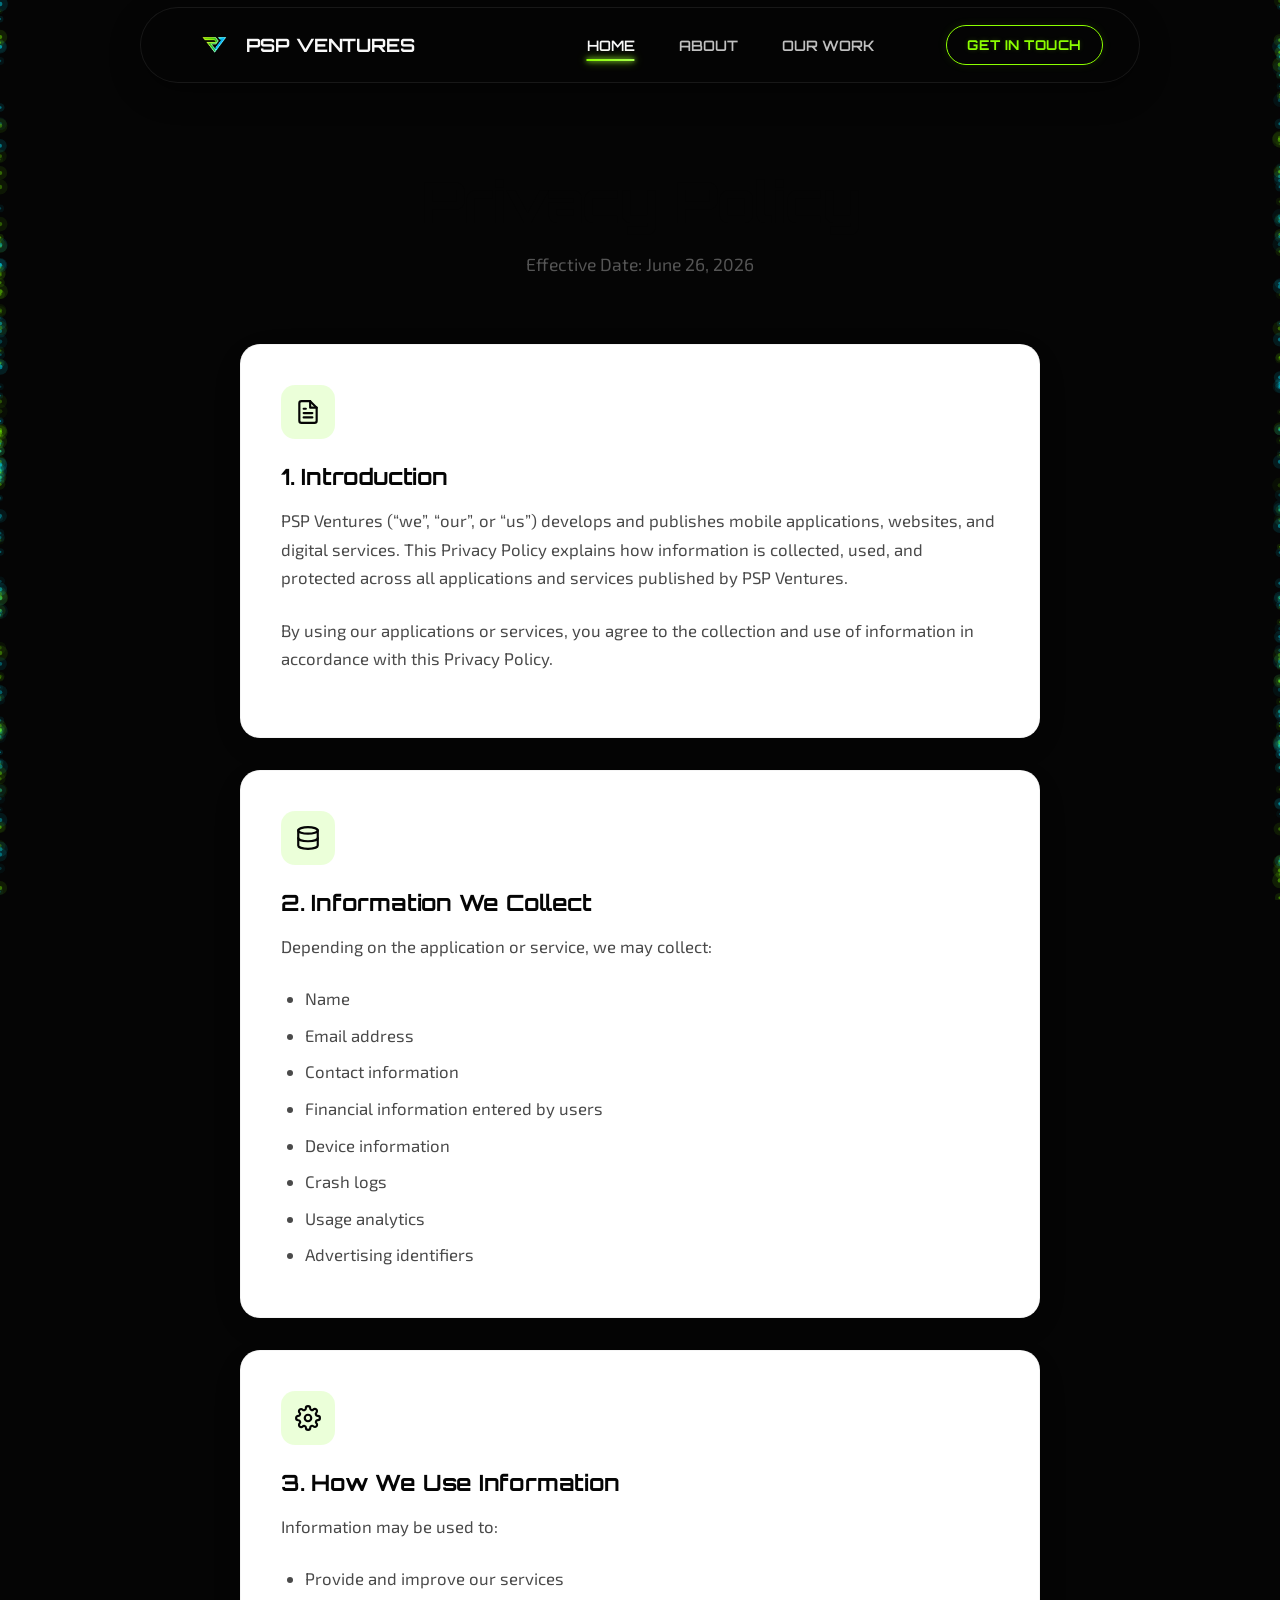
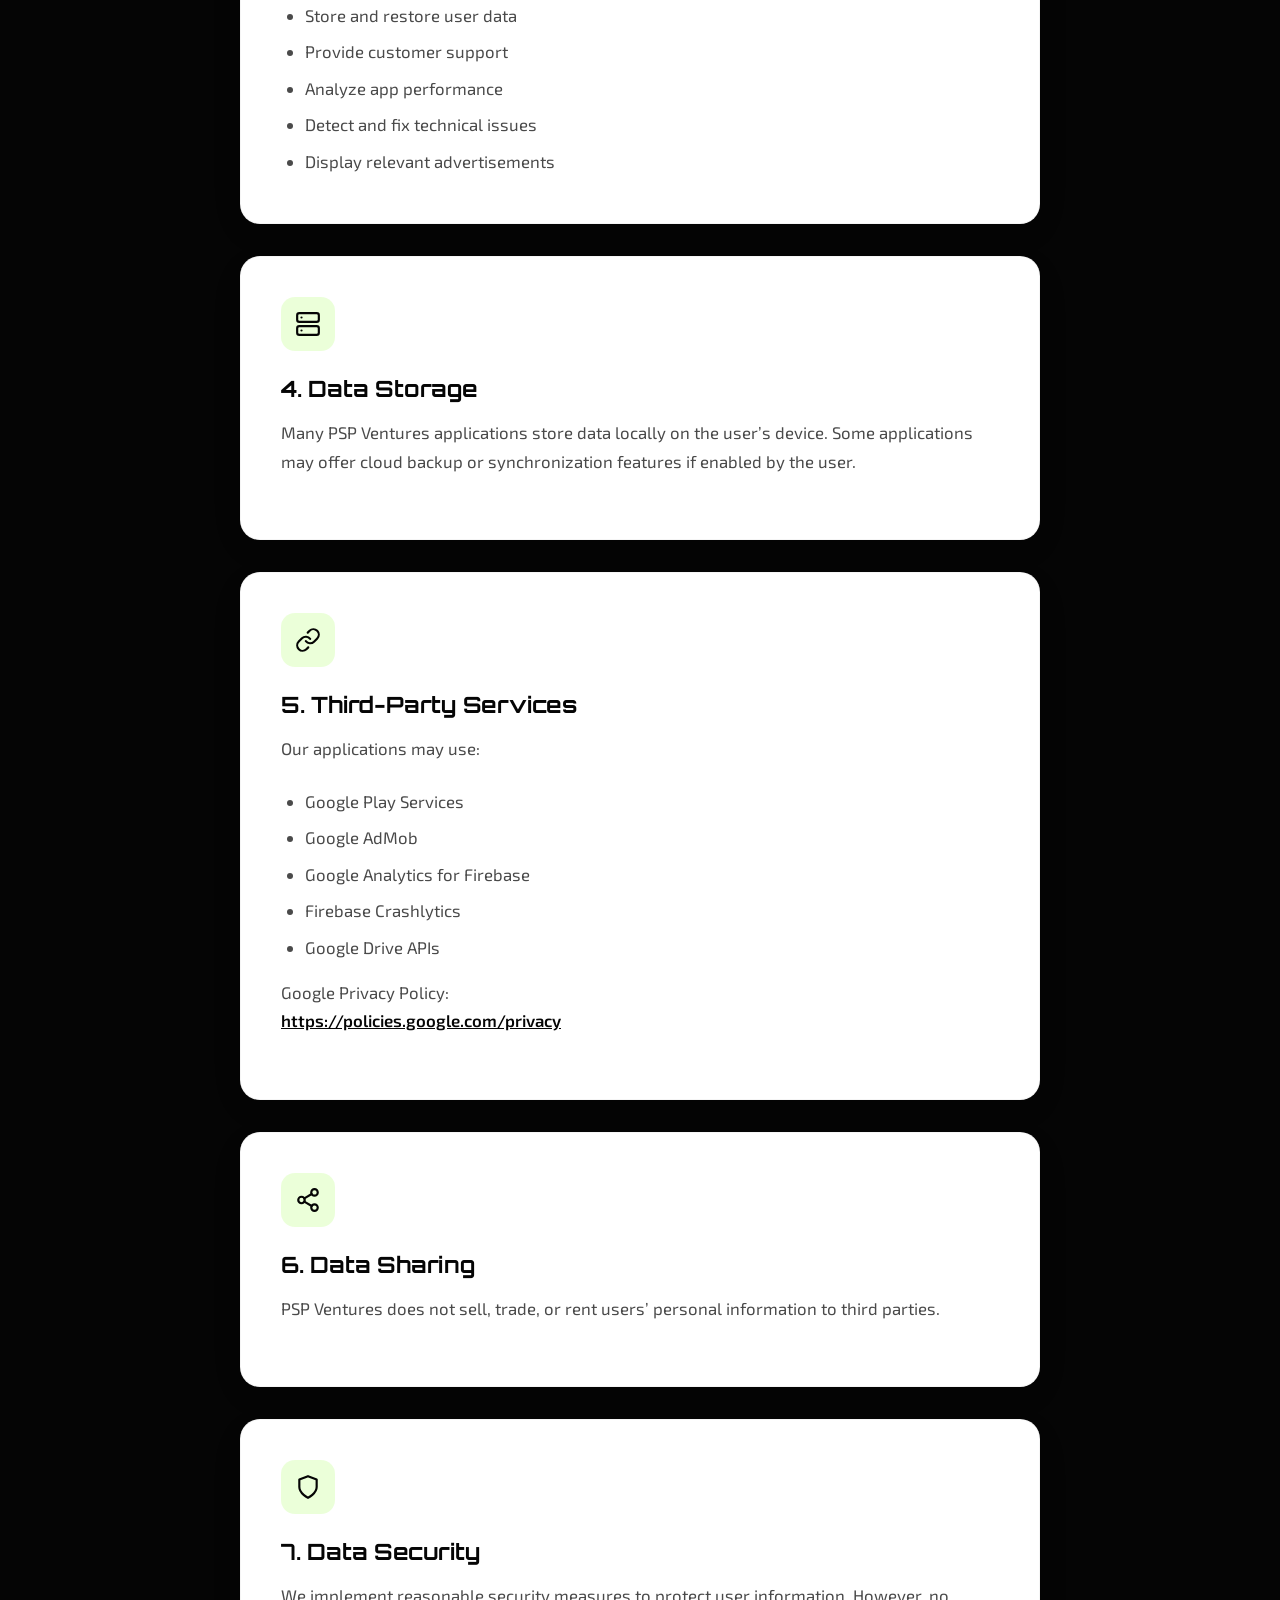
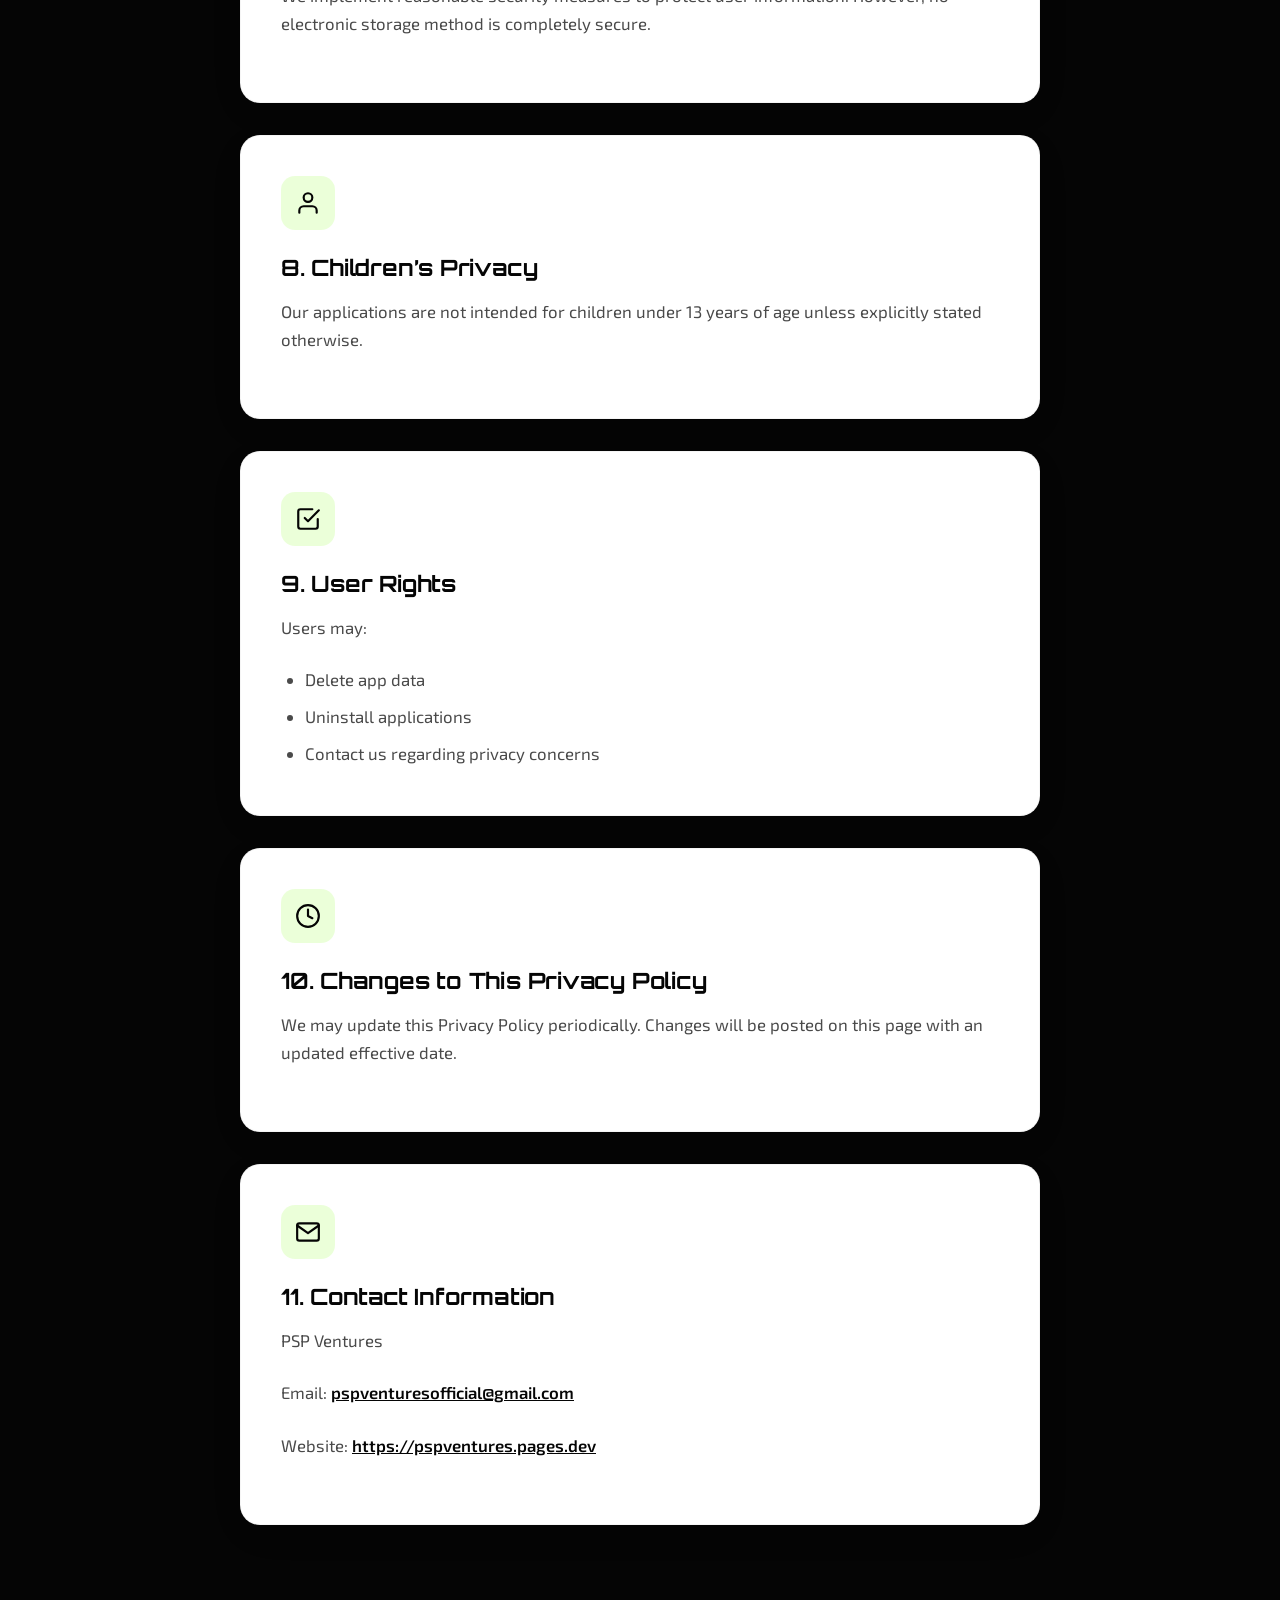
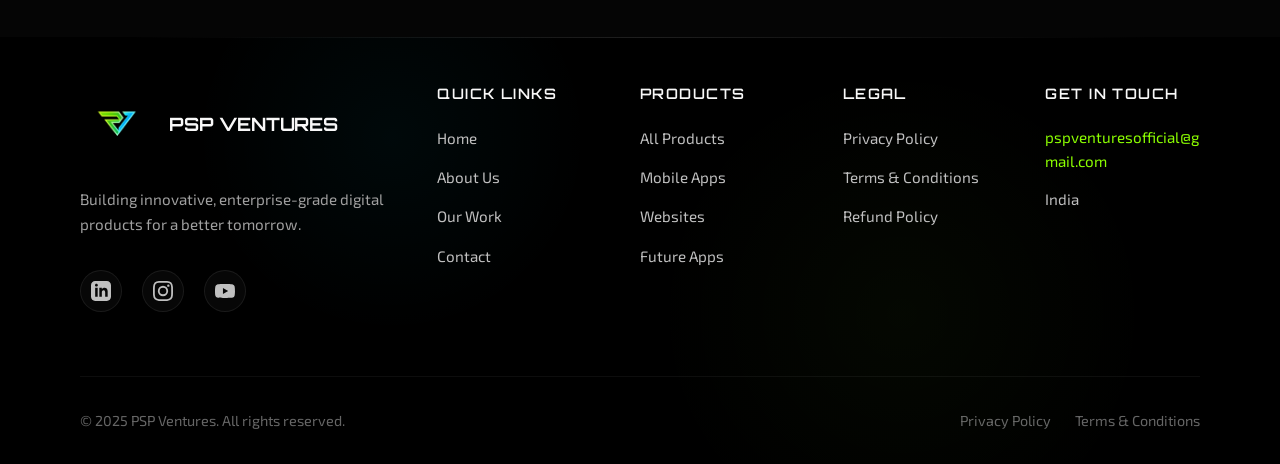
<file: privacy-policy.html>
<!DOCTYPE html>
<html lang="en">
<head>
  <meta charset="UTF-8">
  <meta name="viewport" content="width=device-width, initial-scale=1.0">
  <meta name="description" content="Read the official Privacy Policy for PSP Ventures applications, websites, and digital services.">
  <title>Privacy Policy | PSP Ventures</title>

  <!-- Style Sheets -->
  <link rel="stylesheet" href="css/style.css">
  <link rel="stylesheet" href="css/animations.css">
  <link rel="stylesheet" href="css/responsive.css">

  <!-- Favicon -->
  <link rel="icon" type="image/png" href="assets/images/logo-icon.png">

  <!-- Internal styles for white premium theme -->
  <style>
    /* Privacy Policy Specific Styles */
    body {
      background-color: #050505;
    }
    .privacy-section {
      background: linear-gradient(135deg, #ffffff 0%, #f7f9fa 100%);
      color: #1a1a1a;
      padding: calc(var(--header-height) + 5rem) 2rem 5rem 2rem;
      position: relative;
    }
    .privacy-header {
      text-align: center;
      margin-bottom: 4rem;
    }
    .privacy-header h1 {
      color: #050505;
      font-size: clamp(2.5rem, 5vw, 3.5rem);
      margin-bottom: 1rem;
      font-weight: 800;
      letter-spacing: -1px;
    }
    .privacy-header p {
      color: #555;
      font-size: 1.1rem;
      max-width: 600px;
      margin: 0 auto;
    }
    .privacy-content {
      max-width: 800px;
      margin: 0 auto;
    }
    .privacy-card {
      background: #ffffff;
      border-radius: 20px;
      padding: 2.5rem;
      margin-bottom: 2rem;
      box-shadow: 0 10px 40px rgba(0, 0, 0, 0.04);
      border: 1px solid rgba(0,0,0,0.04);
      transition: transform 0.4s cubic-bezier(0.175, 0.885, 0.32, 1.275), box-shadow 0.4s ease;
      position: relative;
    }
    .privacy-card:hover {
      transform: translateY(-8px);
      box-shadow: 0 20px 50px rgba(0, 0, 0, 0.08);
      border-color: rgba(124, 255, 0, 0.3);
    }
    .privacy-card-icon {
      width: 54px;
      height: 54px;
      background: rgba(124, 255, 0, 0.15);
      border-radius: 14px;
      display: flex;
      align-items: center;
      justify-content: center;
      margin-bottom: 1.5rem;
      color: #000;
    }
    .privacy-card-icon svg {
      width: 26px;
      height: 26px;
      stroke: #050505;
      stroke-width: 2;
      stroke-linecap: round;
      stroke-linejoin: round;
      fill: none;
    }
    .privacy-card h2 {
      font-size: 1.4rem;
      color: #050505;
      margin-bottom: 1rem;
      font-weight: 700;
    }
    .privacy-card p, .privacy-card ul {
      color: #4a4a4a;
      font-size: 1.05rem;
      line-height: 1.7;
    }
    .privacy-card ul {
      padding-left: 1.5rem;
      margin-top: 1rem;
    }
    .privacy-card li {
      margin-bottom: 0.5rem;
    }
    .privacy-card a {
      color: #050505;
      text-decoration: underline;
      font-weight: 600;
      transition: color 0.3s ease;
    }
    .privacy-card a:hover {
      color: #7CFF00;
    }
    html {
      scroll-behavior: smooth;
    }
  </style>
</head>
<body>

  <header>
    <div class="nav-container">
      <a href="index.html" class="logo-wrapper logo-glow-effect">
        <img src="assets/images/logo-icon.png" alt="PSP Ventures Icon" class="logo-img">
        <span class="logo-text">PSP VENTURES</span>
      </a>

      <!-- Navigation Links -->
      <nav>
                <ul class="nav-links">
          <li><a href="index.html" class="active">HOME</a></li>
          <li><a href="about.html">ABOUT</a></li>
          <li><a href="products.html">OUR WORK</a></li>
          <li class="mobile-only-link"><a href="contact.html">GET IN TOUCH</a></li>
        </ul>
      </nav>

      <!-- Header CTA -->
      <div class="nav-cta">
        <a href="contact.html" class="btn btn-outlined-neon" style="padding: 0.5rem 1.25rem; font-size: 0.85rem; border-radius: 50px;">GET IN TOUCH</a>
        <!-- Hamburger Menu -->
        <button class="hamburger" aria-label="Toggle Navigation">
          <span></span>
          <span></span>
          <span></span>
        </button>
      </div>
    </div>
  </header>

  <section class="section-transparent privacy-section">
    <div class="privacy-header reveal">
      <h1>Privacy Policy</h1>
      <p>Effective Date: June 26, 2026</p>
    </div>

    <div class="privacy-content">
      
      <!-- 1. Introduction -->
      <div class="privacy-card reveal">
        <div class="privacy-card-icon">
          <svg viewBox="0 0 24 24"><path d="M14 2H6a2 2 0 0 0-2 2v16a2 2 0 0 0 2 2h12a2 2 0 0 0 2-2V8z"></path><polyline points="14 2 14 8 20 8"></polyline><line x1="16" y1="13" x2="8" y2="13"></line><line x1="16" y1="17" x2="8" y2="17"></line><polyline points="10 9 9 9 8 9"></polyline></svg>
        </div>
        <h2>1. Introduction</h2>
        <p>PSP Ventures (“we”, “our”, or “us”) develops and publishes mobile applications, websites, and digital services. This Privacy Policy explains how information is collected, used, and protected across all applications and services published by PSP Ventures.</p>
        <p style="margin-top: 1rem;">By using our applications or services, you agree to the collection and use of information in accordance with this Privacy Policy.</p>
      </div>

      <!-- 2. Information We Collect -->
      <div class="privacy-card reveal">
        <div class="privacy-card-icon">
          <svg viewBox="0 0 24 24"><ellipse cx="12" cy="5" rx="9" ry="3"></ellipse><path d="M21 12c0 1.66-4 3-9 3s-9-1.34-9-3"></path><path d="M3 5v14c0 1.66 4 3 9 3s9-1.34 9-3V5"></path></svg>
        </div>
        <h2>2. Information We Collect</h2>
        <p>Depending on the application or service, we may collect:</p>
        <ul>
          <li>Name</li>
          <li>Email address</li>
          <li>Contact information</li>
          <li>Financial information entered by users</li>
          <li>Device information</li>
          <li>Crash logs</li>
          <li>Usage analytics</li>
          <li>Advertising identifiers</li>
        </ul>
      </div>

      <!-- 3. How We Use Information -->
      <div class="privacy-card reveal">
        <div class="privacy-card-icon">
          <svg viewBox="0 0 24 24"><circle cx="12" cy="12" r="3"></circle><path d="M19.4 15a1.65 1.65 0 0 0 .33 1.82l.06.06a2 2 0 0 1 0 2.83 2 2 0 0 1-2.83 0l-.06-.06a1.65 1.65 0 0 0-1.82-.33 1.65 1.65 0 0 0-1 1.51V21a2 2 0 0 1-2 2 2 2 0 0 1-2-2v-.09A1.65 1.65 0 0 0 9 19.4a1.65 1.65 0 0 0-1.82.33l-.06.06a2 2 0 0 1-2.83 0 2 2 0 0 1 0-2.83l.06-.06a1.65 1.65 0 0 0 .33-1.82 1.65 1.65 0 0 0-1.51-1H3a2 2 0 0 1-2-2 2 2 0 0 1 2-2h.09A1.65 1.65 0 0 0 4.6 9a1.65 1.65 0 0 0-.33-1.82l-.06-.06a2 2 0 0 1 0-2.83 2 2 0 0 1 2.83 0l.06.06a1.65 1.65 0 0 0 1.82.33H9a1.65 1.65 0 0 0 1-1.51V3a2 2 0 0 1 2-2 2 2 0 0 1 2 2v.09a1.65 1.65 0 0 0 1 1.51 1.65 1.65 0 0 0 1.82-.33l.06-.06a2 2 0 0 1 2.83 0 2 2 0 0 1 0 2.83l-.06.06a1.65 1.65 0 0 0-.33 1.82V9a1.65 1.65 0 0 0 1.51 1H21a2 2 0 0 1 2 2 2 2 0 0 1-2 2h-.09a1.65 1.65 0 0 0-1.51 1z"></path></svg>
        </div>
        <h2>3. How We Use Information</h2>
        <p>Information may be used to:</p>
        <ul>
          <li>Provide and improve our services</li>
          <li>Store and restore user data</li>
          <li>Provide customer support</li>
          <li>Analyze app performance</li>
          <li>Detect and fix technical issues</li>
          <li>Display relevant advertisements</li>
        </ul>
      </div>

      <!-- 4. Data Storage -->
      <div class="privacy-card reveal">
        <div class="privacy-card-icon">
          <svg viewBox="0 0 24 24"><rect x="2" y="2" width="20" height="8" rx="2" ry="2"></rect><rect x="2" y="14" width="20" height="8" rx="2" ry="2"></rect><line x1="6" y1="6" x2="6.01" y2="6"></line><line x1="6" y1="18" x2="6.01" y2="18"></line></svg>
        </div>
        <h2>4. Data Storage</h2>
        <p>Many PSP Ventures applications store data locally on the user’s device. Some applications may offer cloud backup or synchronization features if enabled by the user.</p>
      </div>

      <!-- 5. Third-Party Services -->
      <div class="privacy-card reveal">
        <div class="privacy-card-icon">
          <svg viewBox="0 0 24 24"><path d="M10 13a5 5 0 0 0 7.54.54l3-3a5 5 0 0 0-7.07-7.07l-1.72 1.71"></path><path d="M14 11a5 5 0 0 0-7.54-.54l-3 3a5 5 0 0 0 7.07 7.07l1.71-1.71"></path></svg>
        </div>
        <h2>5. Third-Party Services</h2>
        <p>Our applications may use:</p>
        <ul>
          <li>Google Play Services</li>
          <li>Google AdMob</li>
          <li>Google Analytics for Firebase</li>
          <li>Firebase Crashlytics</li>
          <li>Google Drive APIs</li>
        </ul>
        <p style="margin-top: 1rem;">Google Privacy Policy:<br>
        <a href="https://policies.google.com/privacy" target="_blank" rel="noopener noreferrer">https://policies.google.com/privacy</a></p>
      </div>

      <!-- 6. Data Sharing -->
      <div class="privacy-card reveal">
        <div class="privacy-card-icon">
          <svg viewBox="0 0 24 24"><circle cx="18" cy="5" r="3"></circle><circle cx="6" cy="12" r="3"></circle><circle cx="18" cy="19" r="3"></circle><line x1="8.59" y1="13.51" x2="15.42" y2="17.49"></line><line x1="15.41" y1="6.51" x2="8.59" y2="10.49"></line></svg>
        </div>
        <h2>6. Data Sharing</h2>
        <p>PSP Ventures does not sell, trade, or rent users’ personal information to third parties.</p>
      </div>

      <!-- 7. Data Security -->
      <div class="privacy-card reveal">
        <div class="privacy-card-icon">
          <svg viewBox="0 0 24 24"><path d="M12 22s8-4 8-10V5l-8-3-8 3v7c0 6 8 10 8 10z"></path></svg>
        </div>
        <h2>7. Data Security</h2>
        <p>We implement reasonable security measures to protect user information. However, no electronic storage method is completely secure.</p>
      </div>

      <!-- 8. Children’s Privacy -->
      <div class="privacy-card reveal">
        <div class="privacy-card-icon">
          <svg viewBox="0 0 24 24"><path d="M20 21v-2a4 4 0 0 0-4-4H8a4 4 0 0 0-4 4v2"></path><circle cx="12" cy="7" r="4"></circle></svg>
        </div>
        <h2>8. Children’s Privacy</h2>
        <p>Our applications are not intended for children under 13 years of age unless explicitly stated otherwise.</p>
      </div>

      <!-- 9. User Rights -->
      <div class="privacy-card reveal">
        <div class="privacy-card-icon">
          <svg viewBox="0 0 24 24"><polyline points="9 11 12 14 22 4"></polyline><path d="M21 12v7a2 2 0 0 1-2 2H5a2 2 0 0 1-2-2V5a2 2 0 0 1 2-2h11"></path></svg>
        </div>
        <h2>9. User Rights</h2>
        <p>Users may:</p>
        <ul>
          <li>Delete app data</li>
          <li>Uninstall applications</li>
          <li>Contact us regarding privacy concerns</li>
        </ul>
      </div>

      <!-- 10. Changes to This Privacy Policy -->
      <div class="privacy-card reveal">
        <div class="privacy-card-icon">
          <svg viewBox="0 0 24 24"><path d="M2 12a10 10 0 1 0 10-10 10 10 0 0 0-10 10z"></path><polyline points="12 6 12 12 16 14"></polyline></svg>
        </div>
        <h2>10. Changes to This Privacy Policy</h2>
        <p>We may update this Privacy Policy periodically. Changes will be posted on this page with an updated effective date.</p>
      </div>

      <!-- 11. Contact Information -->
      <div class="privacy-card reveal">
        <div class="privacy-card-icon">
          <svg viewBox="0 0 24 24"><path d="M4 4h16c1.1 0 2 .9 2 2v12c0 1.1-.9 2-2 2H4c-1.1 0-2-.9-2-2V6c0-1.1.9-2 2-2z"></path><polyline points="22,6 12,13 2,6"></polyline></svg>
        </div>
        <h2>11. Contact Information</h2>
        <p>PSP Ventures</p>
        <p style="margin-top: 0.5rem;">Email: <a href="mailto:pspventuresofficial@gmail.com">pspventuresofficial@gmail.com</a></p>
        <p style="margin-top: 0.5rem;">Website: <a href="https://pspventures.pages.dev" target="_blank" rel="noopener noreferrer">https://pspventures.pages.dev</a></p>
      </div>

    </div>
  </section>

  <site-footer></site-footer>
  <script src="js/footer.js"></script>

<!-- Scripts -->
  <script src="js/main.js"></script>
</body>
</file>
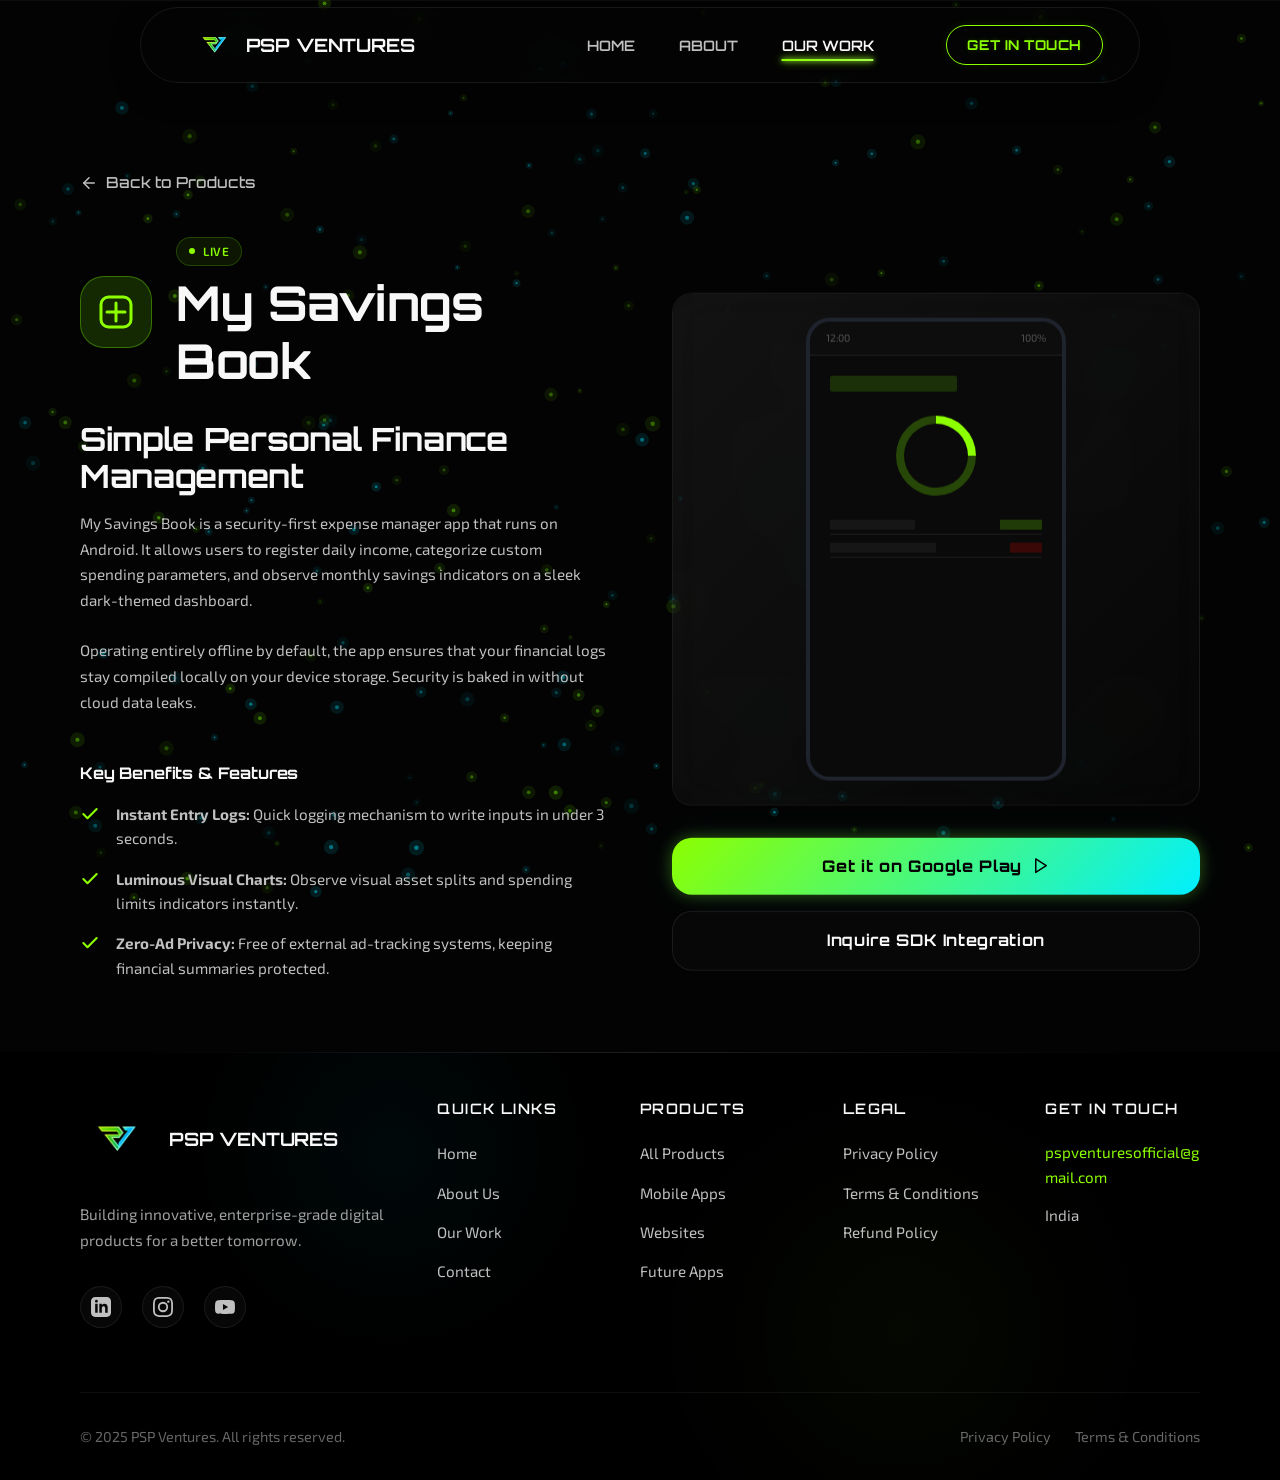
<file: product-mysavingsbook.html>
<!DOCTYPE html>
<html lang="en">
<head>
  <meta charset="UTF-8">
  <meta name="viewport" content="width=device-width, initial-scale=1.0">
  <meta name="description" content="Explore My Savings Book, the secure personal finance tracker app engineered by PSP Ventures to help you manage budgets and save money.">
  <meta name="keywords" content="My Savings Book, PSP Ventures Finance App, Budget Tracker, Expense Tracker, Personal Finance">
  <meta name="author" content="PSP Ventures">
  
  <!-- Open Graph -->
  <meta property="og:type" content="website">
  <meta property="og:url" content="https://psp.ventures/product-mysavingsbook.html">
  <meta property="og:title" content="My Savings Book | Personal Finance Expense Tracker">
  <meta property="og:description" content="Track expenses, savings and income privately using My Savings Book.">
  <meta property="og:image" content="assets/images/logo-full.png">

  <title>My Savings Book | PSP Ventures Products</title>

  <!-- Style Sheets -->
  <link rel="stylesheet" href="css/style.css">
  <link rel="stylesheet" href="css/animations.css">
  <link rel="stylesheet" href="css/responsive.css">

  <!-- Favicon -->
  <link rel="icon" type="image/png" href="assets/images/logo-icon.png">
</head>
<body>

  <!-- Floating Glassmorphism Sticky Navbar -->
  <header>
    <div class="nav-container">
      <a href="index.html" class="logo-wrapper logo-glow-effect">
        <img src="assets/images/logo-icon.png" alt="PSP Ventures Icon" class="logo-img">
        <span class="logo-text">PSP VENTURES</span>
      </a>

      <!-- Navigation Links -->
      <nav>
                <ul class="nav-links">
          <li><a href="index.html">HOME</a></li>
          <li><a href="about.html">ABOUT</a></li>
          <li><a href="products.html" class="active">OUR WORK</a></li>
          <li class="mobile-only-link"><a href="contact.html">GET IN TOUCH</a></li>
        </ul>
      </nav>

      <!-- Header CTA -->
      <div class="nav-cta">
        <a href="contact.html" class="btn btn-outlined-neon" style="padding: 0.5rem 1.25rem; font-size: 0.85rem; border-radius: 50px;">GET IN TOUCH</a>
        <button class="hamburger" aria-label="Toggle Navigation">
          <span></span>
          <span></span>
          <span></span>
        </button>
      </div>
    </div>
  </header>

  <!-- Product Detail Section -->
  <section class="section-transparent section" style="padding-top: calc(var(--header-height) + 5rem);">
    <div class="glow-container">
      <div class="ambient-glow glow-1" style="top: -20%; right: 10%;"></div>
      <div class="ambient-glow glow-2" style="bottom: 10%; left: -5%;"></div>
    </div>
    <div class="grid-bg-overlay"></div>

    <div class="container" style="position: relative; z-index: 2;">
      <!-- Back Link -->
      <a href="products.html" style="display: inline-flex; align-items: center; gap: 0.5rem; color: var(--text-secondary); margin-bottom: 2.5rem; font-size: 0.95rem; font-family: var(--font-display); font-weight: 500;">
        <svg width="18" height="18" viewBox="0 0 24 24" fill="none" stroke="currentColor" stroke-width="2" stroke-linecap="round" stroke-linejoin="round">
          <line x1="19" y1="12" x2="5" y2="12"></line>
          <polyline points="12 19 5 12 12 5"></polyline>
        </svg>
        Back to Products
      </a>

      <div class="grid-2" style="align-items: flex-start; gap: 4rem;">
        
        <!-- Left Column: Details -->
        <div class="reveal reveal-left">
          <div style="display: flex; align-items: center; gap: 1.5rem; margin-bottom: 2rem;">
            <!-- Icon -->
            <div style="width: 72px; height: 72px; border-radius: var(--border-radius-md); background: rgba(124, 255, 0, 0.15); border: 1px solid rgba(124, 255, 0, 0.35); display: flex; align-items: center; justify-content: center; flex-shrink: 0; color: var(--primary-accent);">
              <svg width="36" height="36" viewBox="0 0 24 24" fill="none" stroke="currentColor" stroke-width="2" stroke-linecap="round" stroke-linejoin="round">
                <rect x="2" y="2" width="20" height="20" rx="5" ry="5"></rect>
                <path d="M12 18V6M6 12h12"></path>
              </svg>
            </div>
            <div>
              <span class="pulse-badge" style="margin-bottom: 0.5rem;">Live</span>
              <h2 style="margin-bottom: 0;">My Savings Book</h2>
            </div>
          </div>

          <h3 style="margin-bottom: 1rem;">Simple Personal Finance Management</h3>
          <p>
            My Savings Book is a security-first expense manager app that runs on Android. It allows users to register daily income, categorize custom spending parameters, and observe monthly savings indicators on a sleek dark-themed dashboard.
          </p>
          <p>
            Operating entirely offline by default, the app ensures that your financial logs stay compiled locally on your device storage. Security is baked in without cloud data leaks.
          </p>

          <div style="margin-top: 3rem;">
            <h4 style="margin-bottom: 1.25rem;">Key Benefits & Features</h4>
            <ul style="list-style: none; display: flex; flex-direction: column; gap: 1rem;">
              <li style="display: flex; gap: 1rem; align-items: flex-start; font-size: 0.95rem; color: var(--text-secondary);">
                <svg width="20" height="20" viewBox="0 0 24 24" fill="none" stroke="var(--primary-accent)" stroke-width="2.5" stroke-linecap="round" stroke-linejoin="round" style="flex-shrink: 0; margin-top: 2px;"><polyline points="20 6 9 17 4 12"></polyline></svg>
                <span><strong>Instant Entry Logs:</strong> Quick logging mechanism to write inputs in under 3 seconds.</span>
              </li>
              <li style="display: flex; gap: 1rem; align-items: flex-start; font-size: 0.95rem; color: var(--text-secondary);">
                <svg width="20" height="20" viewBox="0 0 24 24" fill="none" stroke="var(--primary-accent)" stroke-width="2.5" stroke-linecap="round" stroke-linejoin="round" style="flex-shrink: 0; margin-top: 2px;"><polyline points="20 6 9 17 4 12"></polyline></svg>
                <span><strong>Luminous Visual Charts:</strong> Observe visual asset splits and spending limits indicators instantly.</span>
              </li>
              <li style="display: flex; gap: 1rem; align-items: flex-start; font-size: 0.95rem; color: var(--text-secondary);">
                <svg width="20" height="20" viewBox="0 0 24 24" fill="none" stroke="var(--primary-accent)" stroke-width="2.5" stroke-linecap="round" stroke-linejoin="round" style="flex-shrink: 0; margin-top: 2px;"><polyline points="20 6 9 17 4 12"></polyline></svg>
                <span><strong>Zero-Ad Privacy:</strong> Free of external ad-tracking systems, keeping financial summaries protected.</span>
              </li>
            </ul>
          </div>
        </div>

        <!-- Right Column: Visual Mockup & Actions -->
        <div class="reveal reveal-right" style="position: sticky; top: calc(var(--header-height) + 2rem);">
          <!-- Visual Mockup Card -->
          <div class="glass-card glow-green" style="padding: 1.5rem; margin-bottom: 2rem; background: rgba(255,255,255,0.015);">
            <div style="aspect-ratio: 9/16; max-width: 260px; margin: 0 auto; border-radius: var(--border-radius-md); border: 4px solid #1f232d; background: #0A0A0A; overflow: hidden; position: relative; display: flex; flex-direction: column;">
              <!-- Phone Status Bar -->
              <div style="padding: 0.5rem 1rem; display: flex; justify-content: space-between; font-size: 0.65rem; color: var(--text-muted); background: rgba(255,255,255,0.01); border-bottom: 1px solid var(--border-color);">
                <span>12:00</span>
                <span>100%</span>
              </div>
              <!-- App Interface Skeleton -->
              <div style="flex-grow: 1; padding: 1.25rem; display: flex; flex-direction: column; gap: 1rem;">
                <div style="height: 16px; width: 60%; background: rgba(124,255,0,0.15); border-radius: 2px;"></div>
                <!-- Mini visual circular chart representation -->
                <div style="width: 80px; height: 80px; border-radius: 50%; border: 8px solid rgba(124, 255, 0, 0.25); border-top-color: var(--primary-accent); margin: 0.5rem auto; transform: rotate(45deg);"></div>
                <!-- Transactions lists -->
                <div style="display: flex; flex-direction: column; gap: 0.5rem;">
                  <div style="display: flex; justify-content: space-between; border-bottom: 1px solid var(--border-color); padding-bottom: 0.25rem;">
                    <div style="height: 10px; width: 40%; background: rgba(255,255,255,0.05); border-radius: 1px;"></div>
                    <div style="height: 10px; width: 20%; background: rgba(124,255,0,0.2); border-radius: 1px;"></div>
                  </div>
                  <div style="display: flex; justify-content: space-between; border-bottom: 1px solid var(--border-color); padding-bottom: 0.25rem;">
                    <div style="height: 10px; width: 50%; background: rgba(255,255,255,0.05); border-radius: 1px;"></div>
                    <div style="height: 10px; width: 15%; background: rgba(255,0,0,0.2); border-radius: 1px;"></div>
                  </div>
                </div>
              </div>
            </div>
          </div>

          <!-- Action buttons -->
          <div style="display: flex; flex-direction: column; gap: 1rem;">
            <a href="https://play.google.com" target="_blank" class="btn btn-primary" style="width: 100%;">
              Get it on Google Play
              <svg width="18" height="18" viewBox="0 0 24 24" fill="none" stroke="currentColor" stroke-width="2" stroke-linecap="round" stroke-linejoin="round">
                <polygon points="5 3 19 12 5 21 5 3"></polygon>
              </svg>
            </a>
            <a href="contact.html" class="btn btn-secondary" style="width: 100%;">Inquire SDK Integration</a>
          </div>
        </div>

      </div>
    </div>
  </section>

  <!-- Footer -->
  <site-footer></site-footer>
  <script src="js/footer.js"></script>

  <!-- Scripts -->
  <script src="js/main.js"></script>
</body>
</html>
</file>
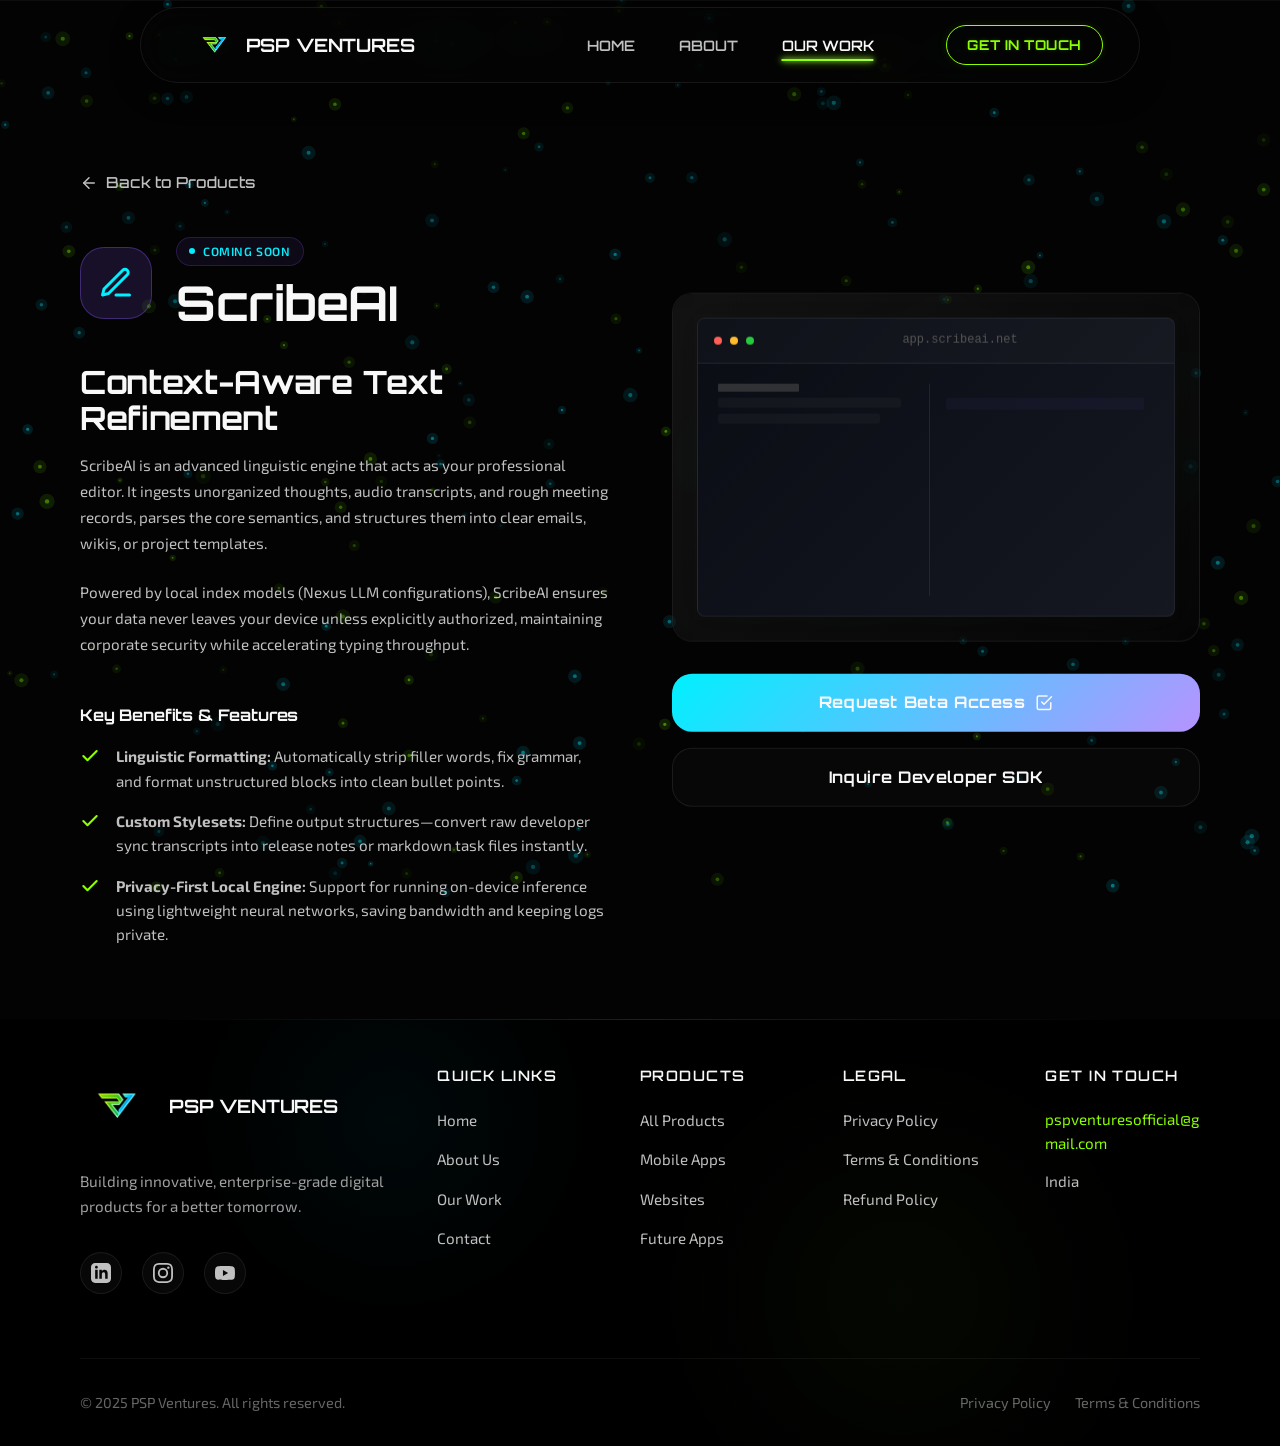
<file: product-scribeai.html>
<!DOCTYPE html>
<html lang="en">
<head>
  <meta charset="UTF-8">
  <meta name="viewport" content="width=device-width, initial-scale=1.0">
  <meta name="description" content="Explore ScribeAI, the intelligent voice transcript cleaner and contextual markdown writer engineered by PSP Ventures.">
  <meta name="keywords" content="ScribeAI, PSP Ventures ScribeAI, Voice Note Summarizer, AI Assistant, Meeting Logger">
  <meta name="author" content="PSP Ventures">
  
  <!-- Open Graph -->
  <meta property="og:type" content="website">
  <meta property="og:url" content="https://psp.ventures/product-scribeai.html">
  <meta property="og:title" content="ScribeAI | Contextual Transcription & Note Cleaner">
  <meta property="og:description" content="Transform voice transcripts and meeting notes into structured documentation instantly using ScribeAI.">
  <meta property="og:image" content="assets/images/logo-full.png">

  <title>ScribeAI | PSP Ventures Products</title>

  <!-- Style Sheets -->
  <link rel="stylesheet" href="css/style.css">
  <link rel="stylesheet" href="css/animations.css">
  <link rel="stylesheet" href="css/responsive.css">

  <!-- Favicon -->
  <link rel="icon" type="image/png" href="assets/images/logo-icon.png">
</head>
<body>

  <!-- Floating Glassmorphism Sticky Navbar -->
  <header>
    <div class="nav-container">
      <a href="index.html" class="logo-wrapper logo-glow-effect">
        <img src="assets/images/logo-icon.png" alt="PSP Ventures Icon" class="logo-img">
        <span class="logo-text">PSP VENTURES</span>
      </a>

      <!-- Navigation Links -->
      <nav>
                <ul class="nav-links">
          <li><a href="index.html">HOME</a></li>
          <li><a href="about.html">ABOUT</a></li>
          <li><a href="products.html" class="active">OUR WORK</a></li>
          <li class="mobile-only-link"><a href="contact.html">GET IN TOUCH</a></li>
        </ul>
      </nav>

      <!-- Header CTA -->
      <div class="nav-cta">
        <a href="contact.html" class="btn btn-outlined-neon" style="padding: 0.5rem 1.25rem; font-size: 0.85rem; border-radius: 50px;">GET IN TOUCH</a>
        <button class="hamburger" aria-label="Toggle Navigation">
          <span></span>
          <span></span>
          <span></span>
        </button>
      </div>
    </div>
  </header>

  <!-- Product Detail Section -->
  <section class="section-transparent section" style="padding-top: calc(var(--header-height) + 5rem);">
    <div class="glow-container">
      <div class="ambient-glow glow-2" style="top: -25%; left: 5%;"></div>
      <div class="ambient-glow glow-3" style="bottom: 10%; right: -5%;"></div>
    </div>
    <div class="grid-bg-overlay"></div>

    <div class="container" style="position: relative; z-index: 2;">
      <!-- Navigation Back Link -->
      <a href="products.html" style="display: inline-flex; align-items: center; gap: 0.5rem; color: var(--text-secondary); margin-bottom: 2.5rem; font-size: 0.95rem; font-family: var(--font-display); font-weight: 500;">
        <svg width="18" height="18" viewBox="0 0 24 24" fill="none" stroke="currentColor" stroke-width="2" stroke-linecap="round" stroke-linejoin="round">
          <line x1="19" y1="12" x2="5" y2="12"></line>
          <polyline points="12 19 5 12 12 5"></polyline>
        </svg>
        Back to Products
      </a>

      <div class="grid-2" style="align-items: flex-start; gap: 4rem;">
        
        <!-- Left Column: Details -->
        <div class="reveal reveal-left">
          <div style="display: flex; align-items: center; gap: 1.5rem; margin-bottom: 2rem;">
            <!-- Icon -->
            <div style="width: 72px; height: 72px; border-radius: var(--border-radius-md); background: rgba(138, 92, 255, 0.15); border: 1px solid rgba(138, 92, 255, 0.35); display: flex; align-items: center; justify-content: center; flex-shrink: 0; color: var(--secondary-accent-alt);">
              <svg width="36" height="36" viewBox="0 0 24 24" fill="none" stroke="currentColor" stroke-width="2" stroke-linecap="round" stroke-linejoin="round">
                <path d="M12 20h9"></path>
                <path d="M16.5 3.5a2.121 2.121 0 0 1 3 3L7 19l-4 1 1-4L16.5 3.5z"></path>
              </svg>
            </div>
            <div>
              <span class="pulse-badge soon-status" style="margin-bottom: 0.5rem;">Coming Soon</span>
              <h2 style="margin-bottom: 0;">ScribeAI</h2>
            </div>
          </div>

          <h3 style="margin-bottom: 1rem;">Context-Aware Text Refinement</h3>
          <p>
            ScribeAI is an advanced linguistic engine that acts as your professional editor. It ingests unorganized thoughts, audio transcripts, and rough meeting records, parses the core semantics, and structures them into clear emails, wikis, or project templates.
          </p>
          <p>
            Powered by local index models (Nexus LLM configurations), ScribeAI ensures your data never leaves your device unless explicitly authorized, maintaining corporate security while accelerating typing throughput.
          </p>

          <div style="margin-top: 3rem;">
            <h4 style="margin-bottom: 1.25rem;">Key Benefits & Features</h4>
            <ul style="list-style: none; display: flex; flex-direction: column; gap: 1rem;">
              <li style="display: flex; gap: 1rem; align-items: flex-start; font-size: 0.95rem; color: var(--text-secondary);">
                <svg width="20" height="20" viewBox="0 0 24 24" fill="none" stroke="var(--primary-accent)" stroke-width="2.5" stroke-linecap="round" stroke-linejoin="round" style="flex-shrink: 0; margin-top: 2px;"><polyline points="20 6 9 17 4 12"></polyline></svg>
                <span><strong>Linguistic Formatting:</strong> Automatically strip filler words, fix grammar, and format unstructured blocks into clean bullet points.</span>
              </li>
              <li style="display: flex; gap: 1rem; align-items: flex-start; font-size: 0.95rem; color: var(--text-secondary);">
                <svg width="20" height="20" viewBox="0 0 24 24" fill="none" stroke="var(--primary-accent)" stroke-width="2.5" stroke-linecap="round" stroke-linejoin="round" style="flex-shrink: 0; margin-top: 2px;"><polyline points="20 6 9 17 4 12"></polyline></svg>
                <span><strong>Custom Stylesets:</strong> Define output structures—convert raw developer sync transcripts into release notes or markdown task files instantly.</span>
              </li>
              <li style="display: flex; gap: 1rem; align-items: flex-start; font-size: 0.95rem; color: var(--text-secondary);">
                <svg width="20" height="20" viewBox="0 0 24 24" fill="none" stroke="var(--primary-accent)" stroke-width="2.5" stroke-linecap="round" stroke-linejoin="round" style="flex-shrink: 0; margin-top: 2px;"><polyline points="20 6 9 17 4 12"></polyline></svg>
                <span><strong>Privacy-First Local Engine:</strong> Support for running on-device inference using lightweight neural networks, saving bandwidth and keeping logs private.</span>
              </li>
            </ul>
          </div>
        </div>

        <!-- Right Column: Visual Mockup & Actions -->
        <div class="reveal reveal-right" style="position: sticky; top: calc(var(--header-height) + 2rem);">
          <!-- Visual Mockup Card -->
          <div class="glass-card glow-purple" style="padding: 1.5rem; margin-bottom: 2rem; background: rgba(255,255,255,0.015);">
            <div style="aspect-ratio: 16/10; border-radius: var(--border-radius-sm); border: 1px solid var(--border-color); background: linear-gradient(135deg, #0A0D14 0%, #151821 100%); overflow: hidden; position: relative; display: flex; flex-direction: column;">
              <!-- Mockup Header -->
              <div style="padding: 0.75rem 1rem; border-bottom: 1px solid var(--border-color); background: rgba(255,255,255,0.02); display: flex; align-items: center; gap: 0.5rem;">
                <div style="width: 8px; height: 8px; border-radius: 50%; background: #FF5F56;"></div>
                <div style="width: 8px; height: 8px; border-radius: 50%; background: #FFBD2E;"></div>
                <div style="width: 8px; height: 8px; border-radius: 50%; background: #27C93F;"></div>
                <div style="flex-grow: 1; text-align: center; font-size: 0.75rem; color: var(--text-muted); font-family: monospace;">app.scribeai.net</div>
              </div>
              <!-- Mockup Content -->
              <div style="flex-grow: 1; padding: 1.25rem; display: flex; flex-direction: column; gap: 0.75rem;">
                <div style="display: grid; grid-template-columns: 1fr 1fr; gap: 0.75rem; height: 100%;">
                  <div style="border-right: 1px solid var(--border-color); padding-right: 0.5rem; display: flex; flex-direction: column; gap: 0.4rem;">
                    <div style="height: 8px; width: 40%; background: var(--text-muted); opacity: 0.5; border-radius: 1px;"></div>
                    <div style="height: 10px; width: 90%; background: rgba(255,255,255,0.03); border-radius: 2px;"></div>
                    <div style="height: 10px; width: 80%; background: rgba(255,255,255,0.03); border-radius: 2px;"></div>
                  </div>
                  <div style="display: flex; flex-direction: column; gap: 0.4rem; padding-left: 0.25rem;">
                    <div style="height: 8px; width: 40%; background: var(--highlight-accent); opacity: 0.5; border-radius: 1px;"></div>
                    <div style="height: 12px; width: 95%; background: rgba(123, 97, 255, 0.05); border-radius: 2px; border-left: 2px solid var(--highlight-accent);"></div>
                  </div>
                </div>
              </div>
            </div>
          </div>

          <!-- Action buttons -->
          <div style="display: flex; flex-direction: column; gap: 1rem;">
            <a href="contact.html" class="btn btn-accent" style="width: 100%;">
              Request Beta Access
              <svg width="18" height="18" viewBox="0 0 24 24" fill="none" stroke="currentColor" stroke-width="2" stroke-linecap="round" stroke-linejoin="round">
                <polyline points="9 11 12 14 22 4"></polyline>
                <path d="M21 12v7a2 2 0 0 1-2 2H5a2 2 0 0 1-2-2V5a2 2 0 0 1 2-2h11"></path>
              </svg>
            </a>
            <a href="contact.html" class="btn btn-secondary" style="width: 100%;">Inquire Developer SDK</a>
          </div>
        </div>

      </div>
    </div>
  </section>

  <!-- Footer -->
  <site-footer></site-footer>
  <script src="js/footer.js"></script>

  <!-- Scripts -->
  <script src="js/main.js"></script>
</body>
</html>
</file>
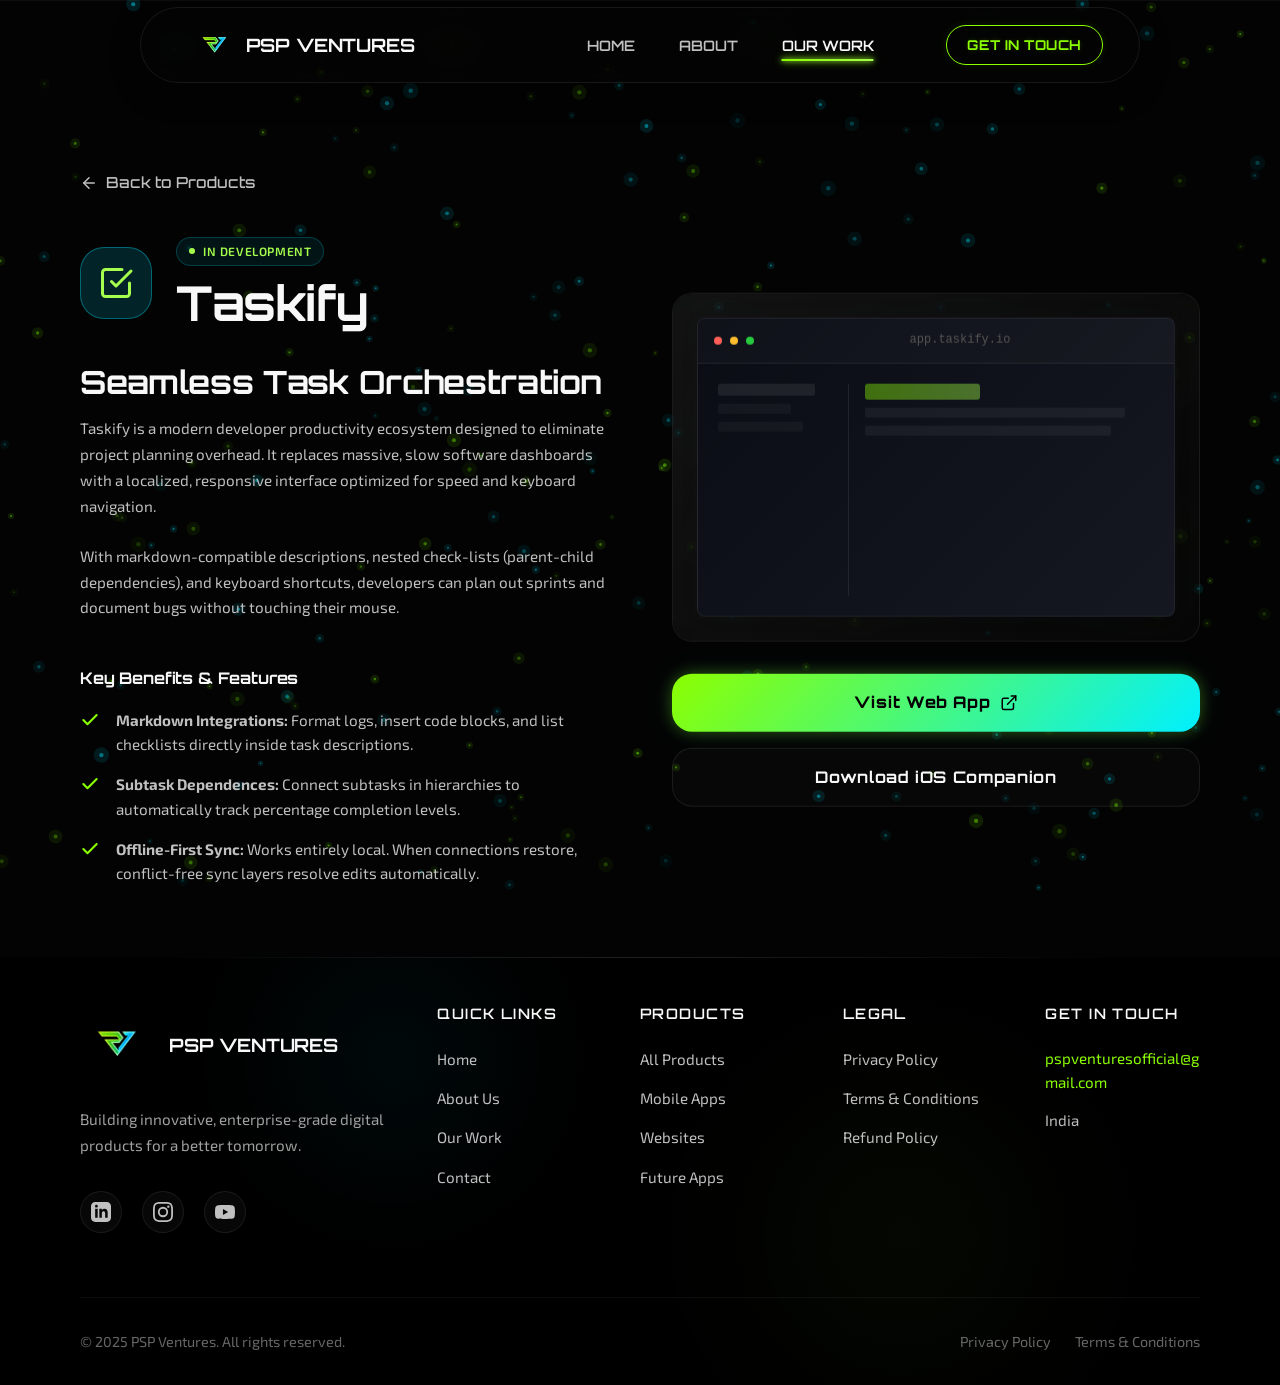
<file: product-taskify.html>
<!DOCTYPE html>
<html lang="en">
<head>
  <meta charset="UTF-8">
  <meta name="viewport" content="width=device-width, initial-scale=1.0">
  <meta name="description" content="Explore Taskify, the minimalist project planner and task checklist developer tool created by PSP Ventures.">
  <meta name="keywords" content="Taskify, PSP Ventures Taskify, Developer Task Planner, Markdown Todo, Remote Teams Tool">
  <meta name="author" content="PSP Ventures">
  
  <!-- Open Graph -->
  <meta property="og:type" content="website">
  <meta property="og:url" content="https://psp.ventures/product-taskify.html">
  <meta property="og:title" content="Taskify | Minimalist Developer Project Planner">
  <meta property="og:description" content="Manage developer tasks and remote projects seamlessly using Taskify.">
  <meta property="og:image" content="assets/images/logo-full.png">

  <title>Taskify | PSP Ventures Products</title>

  <!-- Style Sheets -->
  <link rel="stylesheet" href="css/style.css">
  <link rel="stylesheet" href="css/animations.css">
  <link rel="stylesheet" href="css/responsive.css">

  <!-- Favicon -->
  <link rel="icon" type="image/png" href="assets/images/logo-icon.png">
</head>
<body>

  <!-- Floating Glassmorphism Sticky Navbar -->
  <header>
    <div class="nav-container">
      <a href="index.html" class="logo-wrapper logo-glow-effect">
        <img src="assets/images/logo-icon.png" alt="PSP Ventures Icon" class="logo-img">
        <span class="logo-text">PSP VENTURES</span>
      </a>

      <!-- Navigation Links -->
      <nav>
                <ul class="nav-links">
          <li><a href="index.html">HOME</a></li>
          <li><a href="about.html">ABOUT</a></li>
          <li><a href="products.html" class="active">OUR WORK</a></li>
          <li class="mobile-only-link"><a href="contact.html">GET IN TOUCH</a></li>
        </ul>
      </nav>

      <!-- Header CTA -->
      <div class="nav-cta">
        <a href="contact.html" class="btn btn-outlined-neon" style="padding: 0.5rem 1.25rem; font-size: 0.85rem; border-radius: 50px;">GET IN TOUCH</a>
        <button class="hamburger" aria-label="Toggle Navigation">
          <span></span>
          <span></span>
          <span></span>
        </button>
      </div>
    </div>
  </header>

  <!-- Product Detail Section -->
  <section class="section-transparent section" style="padding-top: calc(var(--header-height) + 5rem);">
    <div class="glow-container">
      <div class="ambient-glow glow-1" style="top: -20%; right: 10%;"></div>
      <div class="ambient-glow glow-2" style="bottom: 10%; left: -5%;"></div>
    </div>
    <div class="grid-bg-overlay"></div>

    <div class="container" style="position: relative; z-index: 2;">
      <!-- Navigation Back Link -->
      <a href="products.html" style="display: inline-flex; align-items: center; gap: 0.5rem; color: var(--text-secondary); margin-bottom: 2.5rem; font-size: 0.95rem; font-family: var(--font-display); font-weight: 500;">
        <svg width="18" height="18" viewBox="0 0 24 24" fill="none" stroke="currentColor" stroke-width="2" stroke-linecap="round" stroke-linejoin="round">
          <line x1="19" y1="12" x2="5" y2="12"></line>
          <polyline points="12 19 5 12 12 5"></polyline>
        </svg>
        Back to Products
      </a>

      <div class="grid-2" style="align-items: flex-start; gap: 4rem;">
        
        <!-- Left Column: Details -->
        <div class="reveal reveal-left">
          <div style="display: flex; align-items: center; gap: 1.5rem; margin-bottom: 2rem;">
            <!-- Icon -->
            <div style="width: 72px; height: 72px; border-radius: var(--border-radius-md); background: rgba(0, 229, 255, 0.15); border: 1px solid rgba(0, 229, 255, 0.35); display: flex; align-items: center; justify-content: center; flex-shrink: 0; color: var(--primary-accent-alt);">
              <svg width="36" height="36" viewBox="0 0 24 24" fill="none" stroke="currentColor" stroke-width="2" stroke-linecap="round" stroke-linejoin="round">
                <polyline points="9 11 12 14 22 4"></polyline>
                <path d="M21 12v7a2 2 0 0 1-2 2H5a2 2 0 0 1-2-2V5a2 2 0 0 1 2-2h11"></path>
              </svg>
            </div>
            <div>
              <span class="pulse-badge dev-status" style="margin-bottom: 0.5rem;">In Development</span>
              <h2 style="margin-bottom: 0;">Taskify</h2>
            </div>
          </div>

          <h3 style="margin-bottom: 1rem;">Seamless Task Orchestration</h3>
          <p>
            Taskify is a modern developer productivity ecosystem designed to eliminate project planning overhead. It replaces massive, slow software dashboards with a localized, responsive interface optimized for speed and keyboard navigation.
          </p>
          <p>
            With markdown-compatible descriptions, nested check-lists (parent-child dependencies), and keyboard shortcuts, developers can plan out sprints and document bugs without touching their mouse.
          </p>

          <div style="margin-top: 3rem;">
            <h4 style="margin-bottom: 1.25rem;">Key Benefits & Features</h4>
            <ul style="list-style: none; display: flex; flex-direction: column; gap: 1rem;">
              <li style="display: flex; gap: 1rem; align-items: flex-start; font-size: 0.95rem; color: var(--text-secondary);">
                <svg width="20" height="20" viewBox="0 0 24 24" fill="none" stroke="var(--primary-accent)" stroke-width="2.5" stroke-linecap="round" stroke-linejoin="round" style="flex-shrink: 0; margin-top: 2px;"><polyline points="20 6 9 17 4 12"></polyline></svg>
                <span><strong>Markdown Integrations:</strong> Format logs, insert code blocks, and list checklists directly inside task descriptions.</span>
              </li>
              <li style="display: flex; gap: 1rem; align-items: flex-start; font-size: 0.95rem; color: var(--text-secondary);">
                <svg width="20" height="20" viewBox="0 0 24 24" fill="none" stroke="var(--primary-accent)" stroke-width="2.5" stroke-linecap="round" stroke-linejoin="round" style="flex-shrink: 0; margin-top: 2px;"><polyline points="20 6 9 17 4 12"></polyline></svg>
                <span><strong>Subtask Dependences:</strong> Connect subtasks in hierarchies to automatically track percentage completion levels.</span>
              </li>
              <li style="display: flex; gap: 1rem; align-items: flex-start; font-size: 0.95rem; color: var(--text-secondary);">
                <svg width="20" height="20" viewBox="0 0 24 24" fill="none" stroke="var(--primary-accent)" stroke-width="2.5" stroke-linecap="round" stroke-linejoin="round" style="flex-shrink: 0; margin-top: 2px;"><polyline points="20 6 9 17 4 12"></polyline></svg>
                <span><strong>Offline-First Sync:</strong> Works entirely local. When connections restore, conflict-free sync layers resolve edits automatically.</span>
              </li>
            </ul>
          </div>
        </div>

        <!-- Right Column: Visual Mockup & Actions -->
        <div class="reveal reveal-right" style="position: sticky; top: calc(var(--header-height) + 2rem);">
          <!-- Visual Mockup Card -->
          <div class="glass-card glow-cyan" style="padding: 1.5rem; margin-bottom: 2rem; background: rgba(255,255,255,0.015);">
            <div style="aspect-ratio: 16/10; border-radius: var(--border-radius-sm); border: 1px solid var(--border-color); background: linear-gradient(135deg, #0A0D14 0%, #151821 100%); overflow: hidden; position: relative; display: flex; flex-direction: column;">
              <!-- Mockup Header -->
              <div style="padding: 0.75rem 1rem; border-bottom: 1px solid var(--border-color); background: rgba(255,255,255,0.02); display: flex; align-items: center; gap: 0.5rem;">
                <div style="width: 8px; height: 8px; border-radius: 50%; background: #FF5F56;"></div>
                <div style="width: 8px; height: 8px; border-radius: 50%; background: #FFBD2E;"></div>
                <div style="width: 8px; height: 8px; border-radius: 50%; background: #27C93F;"></div>
                <div style="flex-grow: 1; text-align: center; font-size: 0.75rem; color: var(--text-muted); font-family: monospace;">app.taskify.io</div>
              </div>
              <!-- Mockup Content -->
              <div style="flex-grow: 1; padding: 1.25rem; display: flex; flex-direction: column; gap: 0.75rem;">
                <div style="display: flex; gap: 1rem; height: 100%;">
                  <div style="width: 30%; border-right: 1px solid var(--border-color); display: flex; flex-direction: column; gap: 0.5rem; padding-right: 0.5rem;">
                    <div style="height: 12px; width: 80%; background: rgba(255,255,255,0.08); border-radius: 2px;"></div>
                    <div style="height: 10px; width: 60%; background: rgba(255,255,255,0.04); border-radius: 2px;"></div>
                    <div style="height: 10px; width: 70%; background: rgba(255,255,255,0.04); border-radius: 2px;"></div>
                  </div>
                  <div style="flex-grow: 1; display: flex; flex-direction: column; gap: 0.5rem;">
                    <div style="height: 16px; width: 40%; background: linear-gradient(90deg, var(--primary-accent), var(--primary-accent-alt)); opacity: 0.4; border-radius: 3px;"></div>
                    <div style="height: 10px; width: 90%; background: rgba(255,255,255,0.05); border-radius: 2px;"></div>
                    <div style="height: 10px; width: 85%; background: rgba(255,255,255,0.05); border-radius: 2px;"></div>
                  </div>
                </div>
              </div>
            </div>
          </div>

          <!-- Action buttons -->
          <div style="display: flex; flex-direction: column; gap: 1rem;">
            <a href="https://taskify.io" target="_blank" class="btn btn-primary" style="width: 100%;">
              Visit Web App
              <svg width="18" height="18" viewBox="0 0 24 24" fill="none" stroke="currentColor" stroke-width="2" stroke-linecap="round" stroke-linejoin="round">
                <path d="M18 13v6a2 2 0 0 1-2 2H5a2 2 0 0 1-2-2V8a2 2 0 0 1 2-2h6"></path>
                <polyline points="15 3 21 3 21 9"></polyline>
                <line x1="10" y1="14" x2="21" y2="3"></line>
              </svg>
            </a>
            <a href="https://apps.apple.com" target="_blank" class="btn btn-secondary" style="width: 100%;">Download iOS Companion</a>
          </div>
        </div>

      </div>
    </div>
  </section>

  <!-- Footer -->
  <site-footer></site-footer>
  <script src="js/footer.js"></script>

  <!-- Scripts -->
  <script src="js/main.js"></script>
</body>
</html>
</file>
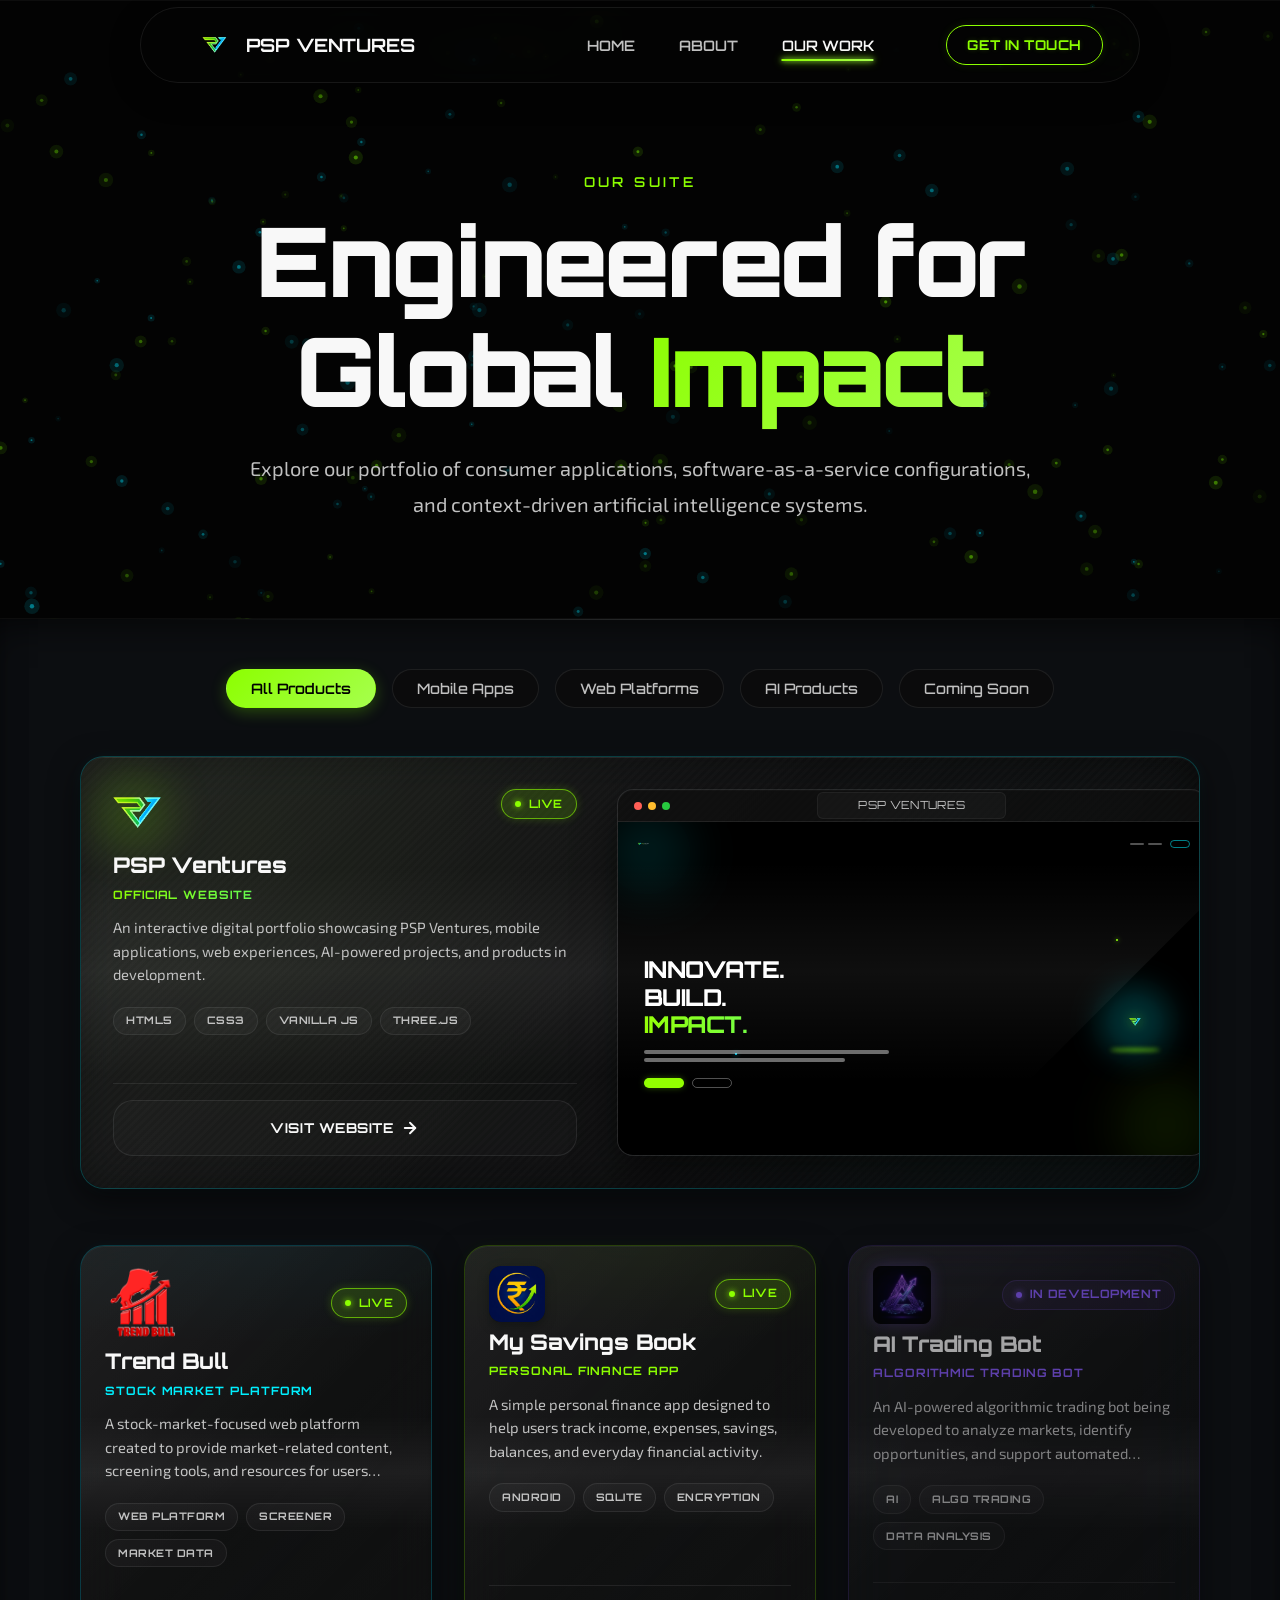
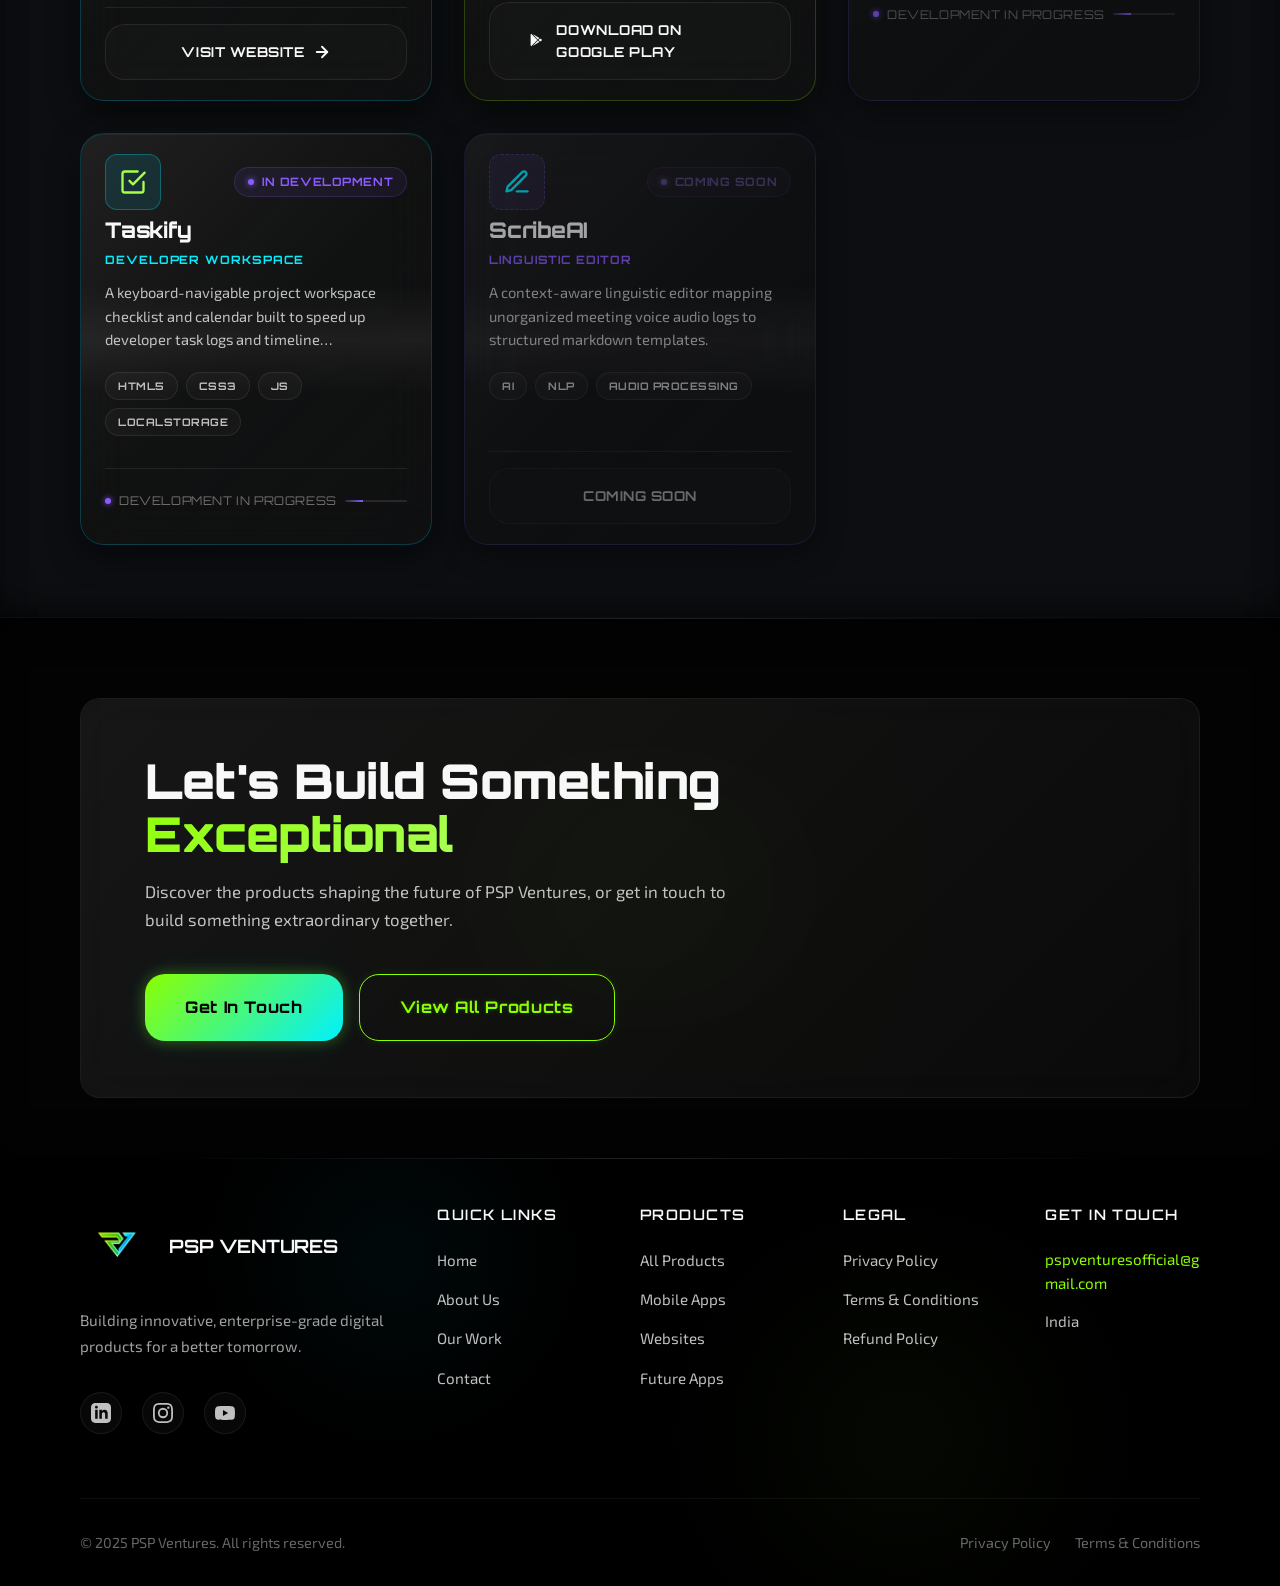
<file: products.html>
<!DOCTYPE html>
<html lang="en">
<head>
  <meta charset="UTF-8">
  <meta name="viewport" content="width=device-width, initial-scale=1.0">
  <meta name="description" content="Browse the full suite of mobile applications, websites, SaaS platforms, and AI tools developed by PSP Ventures.">
  <meta name="keywords" content="PSP Ventures Products, SaaS Tools, Mobile Applications, AI Models, Portfolio">
  <meta name="author" content="PSP Ventures">
  
  <!-- Open Graph -->
  <meta property="og:type" content="website">
  <meta property="og:url" content="https://psp.ventures/products.html">
  <meta property="og:title" content="Our Products | PSP Ventures Suite">
  <meta property="og:description" content="Explore active and upcoming products engineered by PSP Ventures.">
  <meta property="og:image" content="assets/images/logo-full.png">

  <title>Our Products | PSP Ventures</title>

  <!-- Style Sheets -->
  <link rel="stylesheet" href="css/style.css">
  <link rel="stylesheet" href="css/animations.css">
  <link rel="stylesheet" href="css/responsive.css">

  <!-- Favicon -->
  <!-- Favicon -->
  <link rel="icon" href="favicon.ico" sizes="any">
  <link rel="icon" type="image/png" sizes="48x48" href="favicon-48x48.png">
  <link rel="icon" type="image/png" sizes="32x32" href="favicon-32x32.png">
  <link rel="icon" type="image/png" sizes="16x16" href="favicon-16x16.png">
  <link rel="apple-touch-icon" sizes="180x180" href="apple-touch-icon.png">
  
  <style>
    .filter-container {
      display: flex;
      justify-content: center;
      gap: 1rem;
      margin-bottom: 4rem;
      flex-wrap: wrap;
    }
    
    .filter-btn {
      padding: 0.6rem 1.5rem;
      font-size: 0.9rem;
      border: 1px solid var(--border-color);
      border-radius: 50px;
      cursor: pointer;
      font-family: var(--font-display);
      font-weight: 500;
      color: var(--text-secondary);
      background: var(--card-bg);
      transition: all var(--transition-speed) var(--ease-custom);
    }
    
    .filter-btn:hover {
      border-color: var(--border-color-hover);
      color: var(--text-primary);
      background: var(--card-bg-hover);
    }
    
    .filter-btn.active {
      background: linear-gradient(135deg, var(--primary-accent), var(--primary-accent-alt));
      color: #000000;
      border-color: transparent;
      font-weight: 600;
      box-shadow: 0 4px 15px rgba(124, 255, 0, 0.25);
    }
  </style>
</head>
<body>

  <!-- Sticky Header -->
  <header>
    <div class="nav-container">
      <a href="index.html" class="logo-wrapper logo-glow-effect">
        <img src="assets/images/logo-icon.png" alt="PSP Ventures Icon" class="logo-img">
        <span class="logo-text">PSP VENTURES</span>
      </a>

      <!-- Navigation Links -->
      <nav>
                <ul class="nav-links">
          <li><a href="index.html">HOME</a></li>
          <li><a href="about.html">ABOUT</a></li>
          <li><a href="products.html" class="active">OUR WORK</a></li>
          <li class="mobile-only-link"><a href="contact.html">GET IN TOUCH</a></li>
        </ul>
      </nav>

      <!-- Header CTA -->
      <div class="nav-cta">
        <a href="contact.html" class="btn btn-outlined-neon" style="padding: 0.5rem 1.25rem; font-size: 0.85rem; border-radius: 50px;">GET IN TOUCH</a>
        <button class="hamburger" aria-label="Toggle Navigation">
          <span></span>
          <span></span>
          <span></span>
        </button>
      </div>
    </div>
  </header>

  <!-- Products Hero Section -->
  <section class="section-transparent section" style="padding-top: calc(var(--header-height) + 5rem); padding-bottom: 3rem; text-align: center;">
    <div class="glow-container">
      <div class="ambient-glow glow-2" style="top: -20%; left: 10%;"></div>
      <div class="ambient-glow glow-3" style="top: 20%; right: 10%;"></div>
    </div>
    <div class="grid-bg-overlay"></div>

    <div class="container" style="position: relative; z-index: 2;">
      <div class="reveal">
        <span class="section-subtitle">Our Suite</span>
        <h1>Engineered for Global <span class="gradient-text">Impact</span></h1>
        <p style="max-width: 800px; margin: 0 auto 3rem auto; font-size: 1.25rem; color: var(--text-secondary); line-height: 1.8;">
          Explore our portfolio of consumer applications, software-as-a-service configurations, and context-driven artificial intelligence systems.
        </p>
      </div>
    </div>
  </section>

  <!-- Products Portfolio Showcase -->
    <!-- Products Portfolio Showcase -->
  <section class="section-masked section" style="padding-top: 0;" id="all-products-showcase">
    <div class="container">
      
      <!-- Category Filter Controls -->
      <div class="filter-container reveal" style="margin-top: 50px; margin-bottom: 3rem;">
        <button class="filter-btn active" data-filter="all">All Products</button>
        <button class="filter-btn" data-filter="mobile">Mobile Apps</button>
        <button class="filter-btn" data-filter="web">Web Platforms</button>
        <button class="filter-btn" data-filter="ai">AI Products</button>
        <button class="filter-btn" data-filter="soon">Coming Soon</button>
      </div>

      <!-- Products Grid Container -->
      <div id="products-grid-container" class="reveal delay-1">
        
        <!-- Featured Card: PSP Portfolio -->
        <div class="product-card-wrapper" data-category="web" style="margin-bottom: 3rem; width: 100%;">
          <div class="featured-product-card product-card glow-green-cyan">
            <div class="featured-bg-layer"></div>
            <div class="featured-product-details" style="display: flex; flex-direction: column; justify-content: space-between; gap: 1.5rem;">
              <div>
                <div class="product-card-top" style="align-items: flex-start;">
                  <div style="width: 165px; height: 48px; display: flex; align-items: center; margin-bottom: 0.5rem; position: relative;">
                    <div style="position: absolute; width: 80px; height: 80px; background: rgba(140, 255, 0, 0.15); filter: blur(20px); border-radius: 50%; left: -20px;"></div>
                    <img src="assets/product-logos/psp-ventures-logo.png" alt="PSP Ventures Logo" onerror="this.style.display='none'" style="width: 48px; height: auto; object-fit: contain; object-position: left center; display: block; margin: 0; position: relative; z-index: 1;">
                  </div>
                  <span class="product-badge-live">LIVE</span>
                </div>
                <div class="product-card-body">
                  <h3 class="product-title">PSP Ventures</h3>
                  <span class="product-category category-green-cyan">OFFICIAL WEBSITE</span>
                  <p class="product-description">
                    An interactive digital portfolio showcasing PSP Ventures, mobile applications, web experiences, AI-powered projects, and products in development.
                  </p>
                  
                  <div class="tech-chips-container">
                    <span class="tech-chip">HTML5</span>
                    <span class="tech-chip">CSS3</span>
                    <span class="tech-chip">VANILLA JS</span>
                    <span class="tech-chip">THREE.JS</span>
                  </div>
                </div>
              </div>
              <div class="product-card-footer">
                <a href="https://pspventures.pages.dev/" target="_blank" rel="noopener noreferrer" class="btn btn-secondary">
                  VISIT WEBSITE
                  <svg viewBox="0 0 24 24" fill="none" stroke="currentColor" stroke-width="2.5" stroke-linecap="round" stroke-linejoin="round"><line x1="5" y1="12" x2="19" y2="12"></line><polyline points="12 5 19 12 12 19"></polyline></svg>
                </a>
              </div>
            </div>
            
            <div class="featured-mockup-preview">
              <div class="mockup-header">
                <div class="mockup-dots">
                  <span class="dot dot-red"></span>
                  <span class="dot dot-yellow"></span>
                  <span class="dot dot-green"></span>
                </div>
                <div class="mockup-address-bar">PSP VENTURES</div>
              </div>
              <div class="mockup-content" style="filter: brightness(1.05); background: #000; position: relative; overflow: hidden; display: flex; flex-direction: column; padding: 16px; height: 100%;">
                <div style="position: absolute; top: -10px; left: -10px; width: 80px; height: 80px; background: rgba(0, 240, 255, 0.12); filter: blur(25px); border-radius: 50%;"></div>
                <div style="position: absolute; bottom: -20px; right: -10px; width: 100px; height: 100px; background: rgba(140, 255, 0, 0.08); filter: blur(25px); border-radius: 50%;"></div>
                
                <div style="display: flex; justify-content: space-between; align-items: center; margin-bottom: 30px; z-index: 1;">
                  <img src="assets/images/logo-full.png" alt="Logo" style="height: 12px; object-fit: contain;">
                  <div style="display: flex; gap: 4px; align-items: center;">
                    <div style="width: 14px; height: 2px; background: rgba(255, 255, 255, 0.3); border-radius: 1px;"></div>
                    <div style="width: 14px; height: 2px; background: rgba(255, 255, 255, 0.3); border-radius: 1px;"></div>
                    <div style="width: 20px; height: 8px; border: 1px solid rgba(0, 240, 255, 0.5); border-radius: 4px; margin-left: 4px;"></div>
                  </div>
                </div>
                
                <div style="flex: 1; display: flex; flex-direction: row; justify-content: space-between; align-items: center; z-index: 1; margin-top: 10px; padding: 0 10px;">
                  <div style="flex: 1; display: flex; flex-direction: column; justify-content: center;">
                    <div style="font-family: var(--font-display); font-weight: 800; font-size: 1.45rem; line-height: 1.1; letter-spacing: -0.02em; color: #fff; margin-bottom: 2px;">INNOVATE.</div>
                    <div style="font-family: var(--font-display); font-weight: 800; font-size: 1.45rem; line-height: 1.1; letter-spacing: -0.02em; color: #fff; margin-bottom: 2px;">BUILD.</div>
                    <div style="font-family: var(--font-display); font-weight: 800; font-size: 1.45rem; line-height: 1.1; letter-spacing: -0.02em; background: linear-gradient(90deg, #8cff00, #00d9ff); -webkit-background-clip: text; -webkit-text-fill-color: transparent; margin-bottom: 12px;">IMPACT.</div>
                    
                    <div style="width: 55%; height: 4px; background: rgba(255, 255, 255, 0.4); border-radius: 2px; margin-bottom: 4px;"></div>
                    <div style="width: 45%; height: 4px; background: rgba(255, 255, 255, 0.4); border-radius: 2px; margin-bottom: 16px;"></div>
                    
                    <div style="display: flex; gap: 8px;">
                      <div style="width: 40px; height: 10px; background: #8cff00; border-radius: 5px; box-shadow: 0 0 6px rgba(140, 255, 0, 0.3);"></div>
                      <div style="width: 40px; height: 10px; border: 1px solid rgba(255, 255, 255, 0.3); border-radius: 5px;"></div>
                    </div>
                  </div>
                  
                  <div style="width: 90px; height: 90px; display: flex; align-items: center; justify-content: center; position: relative;">
                    <div style="position: absolute; width: 70px; height: 70px; background: rgba(0, 240, 255, 0.2); filter: blur(15px); border-radius: 50%;"></div>
                    <div style="position: absolute; bottom: 15px; width: 50px; height: 4px; background: rgba(140, 255, 0, 0.5); filter: blur(2px); border-radius: 50%;"></div>
                    <img src="assets/images/logo-icon.png" alt="Hologram" style="width: 36px; height: 36px; object-fit: contain; position: relative; z-index: 1; filter: drop-shadow(0 0 6px rgba(140, 255, 0, 0.6));">
                  </div>
                </div>
                
                <div style="position: absolute; top: 35%; right: 15%; width: 2px; height: 2px; background: #8cff00; box-shadow: 0 0 4px #8cff00; border-radius: 50%;"></div>
                <div style="position: absolute; bottom: 30%; left: 20%; width: 2px; height: 2px; background: #00d9ff; box-shadow: 0 0 4px #00d9ff; border-radius: 50%;"></div>
              </div>
            </div>
          </div>
        </div>

        <div class="products-grid-3" style="display: grid; grid-template-columns: repeat(auto-fill, minmax(320px, 1fr)); gap: 2rem;">
          
          <!-- 1. Trend Bull -->
          <div class="product-card-wrapper" data-category="web">
            <div class="product-card glow-cyan" style="position: relative; overflow: hidden; display: flex; flex-direction: column; height: 100%;">
              <div class="top-glow-trendbull"></div>
              <div class="product-card-body-wrapper" style="position: relative; z-index: 1; display: flex; flex-direction: column; flex: 1;">
                <div class="product-card-top">
                  <img src="assets/product-logos/trend-bull-logo.png" alt="Trend Bull Logo" onerror="this.style.display='none'" style="width: 135px; height: auto; max-width: 135px; max-height: 80px; object-fit: contain; object-position: left center; flex-shrink: 0; margin-left: -30px; margin-right: -30px;">
                  <span class="product-badge-live">LIVE</span>
                </div>
                <div class="product-card-body" style="flex: 1; display: flex; flex-direction: column;">
                  <h3 class="product-title">Trend Bull</h3>
                  <span class="product-category category-cyan">STOCK MARKET PLATFORM</span>
                  <p class="product-description">
                    A stock-market-focused web platform created to provide market-related content, screening tools, and resources for users exploring financial markets.
                  </p>
                  <div class="tech-chips-container" style="margin-bottom: 1rem;">
                    <span class="tech-chip">WEB PLATFORM</span>
                    <span class="tech-chip">SCREENER</span>
                    <span class="tech-chip">MARKET DATA</span>
                  </div>
                </div>
              </div>
              <div class="product-card-footer">
                <a href="https://trendbull.infinityfree.io/admin/" target="_blank" rel="noopener noreferrer" class="btn btn-secondary">
                  VISIT WEBSITE
                  <svg viewBox="0 0 24 24" fill="none" stroke="currentColor" stroke-width="2.5" stroke-linecap="round" stroke-linejoin="round"><line x1="5" y1="12" x2="19" y2="12"></line><polyline points="12 5 19 12 12 19"></polyline></svg>
                </a>
              </div>
            </div>
          </div>

          <!-- 2. My Savings Book -->
          <div class="product-card-wrapper" data-category="mobile">
            <div class="product-card glow-green" style="position: relative; overflow: hidden; display: flex; flex-direction: column; height: 100%;">
              <div class="top-glow-savings"></div>
              <div class="product-card-body-wrapper" style="position: relative; z-index: 1; display: flex; flex-direction: column; flex: 1;">
                <div class="product-card-top">
                  <img src="assets/product-logos/my-savings-book.png" alt="My Savings Book Logo" onerror="this.style.display='none'" style="width: 56px; height: 56px; object-fit: contain; object-position: center; border-radius: 12px; box-shadow: 0 4px 12px rgba(0,0,0,0.3);">
                  <span class="product-badge-live">LIVE</span>
                </div>
                <div class="product-card-body" style="flex: 1; display: flex; flex-direction: column;">
                  <h3 class="product-title">My Savings Book</h3>
                  <span class="product-category category-green">PERSONAL FINANCE APP</span>
                  <p class="product-description">
                    A simple personal finance app designed to help users track income, expenses, savings, balances, and everyday financial activity.
                  </p>
                  <div class="tech-chips-container" style="margin-bottom: 1rem;">
                    <span class="tech-chip">ANDROID</span>
                    <span class="tech-chip">SQLITE</span>
                    <span class="tech-chip">ENCRYPTION</span>
                  </div>
                </div>
              </div>
              <div class="product-card-footer">
                <a href="https://play.google.com/store/apps/details?id=com.mysavingsbook.app" target="_blank" rel="noopener noreferrer" class="btn btn-secondary">
                  <svg xmlns="http://www.w3.org/2000/svg" viewBox="0 0 512 512" fill="currentColor" style="width: 16px; height: 16px; margin-right: 6px; margin-bottom: 2px;"><path d="M325.3 234.3L104.6 13l280.8 161.2-60.1 60.1zM47 0C34 6.8 25.3 19.2 25.3 35.3v441.3c0 16.1 8.7 28.5 21.7 35.3l256.6-256L47 0zm425.2 225.6l-58.9-34.1-65.7 64.5 65.7 64.5 60.1-34.1c18-14.3 18-46.5-1.2-60.8zM104.6 499l280.8-161.2-60.1-60.1L104.6 499z"/></svg>
                  DOWNLOAD ON GOOGLE PLAY
                </a>
              </div>
            </div>
          </div>

          <!-- 3. AI Trading Bot -->
          <div class="product-card-wrapper" data-category="ai">
            <div class="product-card glow-purple card-muted" style="position: relative; overflow: hidden; display: flex; flex-direction: column; height: 100%;">
              <div class="top-glow-aitrading"></div>
              <div class="product-card-body-wrapper" style="position: relative; z-index: 1; display: flex; flex-direction: column; flex: 1;">
                <div class="product-card-top">
                  <img src="assets/product-logos/ai-trading-bot.png" alt="AI Trading Bot Logo" onerror="this.style.display='none'" style="width: 58px; height: 58px; object-fit: contain; object-position: center; border-radius: 8px; box-shadow: 0 0 15px rgba(138, 92, 255, 0.3);">
                  <span class="product-badge-future">IN DEVELOPMENT</span>
                </div>
                <div class="product-card-body" style="flex: 1; display: flex; flex-direction: column;">
                  <h3 class="product-title">AI Trading Bot</h3>
                  <span class="product-category category-purple">ALGORITHMIC TRADING BOT</span>
                  <p class="product-description">
                    An AI-powered algorithmic trading bot being developed to analyze markets, identify opportunities, and support automated trading workflows.
                  </p>
                  <div class="tech-chips-container" style="margin-bottom: 1rem;">
                    <span class="tech-chip">AI</span>
                    <span class="tech-chip">ALGO TRADING</span>
                    <span class="tech-chip">DATA ANALYSIS</span>
                  </div>
                  
                  <!-- Development Footer -->
                  <div class="development-footer" style="min-height: 48px; border-top: 1px solid rgba(255, 255, 255, 0.08);">
                    <div class="pulse-dot"></div>
                    <span>DEVELOPMENT IN PROGRESS</span>
                    <div class="progress-line"></div>
                  </div>
                </div>
              </div>
            </div>
          </div>

          <!-- 4. Taskify -->
          <div class="product-card-wrapper" data-category="web">
            <div class="product-card glow-cyan" style="position: relative; overflow: hidden; display: flex; flex-direction: column; height: 100%;">
              <div class="product-card-body-wrapper" style="position: relative; z-index: 1; display: flex; flex-direction: column; flex: 1;">
                <div class="product-card-top">
                  <div style="width: 56px; height: 56px; border-radius: 12px; background: rgba(0, 229, 255, 0.1); border: 1px solid rgba(0, 229, 255, 0.3); display: flex; align-items: center; justify-content: center; color: var(--primary-accent-alt);">
                    <svg width="28" height="28" viewBox="0 0 24 24" fill="none" stroke="currentColor" stroke-width="2" stroke-linecap="round" stroke-linejoin="round"><polyline points="9 11 12 14 22 4"></polyline><path d="M21 12v7a2 2 0 0 1-2 2H5a2 2 0 0 1-2-2V5a2 2 0 0 1 2-2h11"></path></svg>
                  </div>
                  <span class="product-badge-future">IN DEVELOPMENT</span>
                </div>
                <div class="product-card-body" style="flex: 1; display: flex; flex-direction: column;">
                  <h3 class="product-title">Taskify</h3>
                  <span class="product-category category-cyan">DEVELOPER WORKSPACE</span>
                  <p class="product-description">
                    A keyboard-navigable project workspace checklist and calendar built to speed up developer task logs and timeline management.
                  </p>
                  <div class="tech-chips-container" style="margin-bottom: 1rem;">
                    <span class="tech-chip">HTML5</span>
                    <span class="tech-chip">CSS3</span>
                    <span class="tech-chip">JS</span>
                    <span class="tech-chip">LOCALSTORAGE</span>
                  </div>
                  
                  <!-- Development Footer -->
                  <div class="development-footer" style="min-height: 48px; border-top: 1px solid rgba(255, 255, 255, 0.08);">
                    <div class="pulse-dot"></div>
                    <span>DEVELOPMENT IN PROGRESS</span>
                    <div class="progress-line"></div>
                  </div>
                </div>
              </div>
            </div>
          </div>

          <!-- 5. ScribeAI -->
          <div class="product-card-wrapper" data-category="ai soon">
            <div class="product-card glow-purple card-muted" style="position: relative; overflow: hidden; display: flex; flex-direction: column; height: 100%;">
              <div class="product-card-body-wrapper" style="position: relative; z-index: 1; display: flex; flex-direction: column; flex: 1;">
                <div class="product-card-top">
                  <div style="width: 56px; height: 56px; border-radius: 12px; background: rgba(138, 92, 255, 0.1); border: 1px dashed rgba(138, 92, 255, 0.3); display: flex; align-items: center; justify-content: center; color: var(--secondary-accent-alt);">
                    <svg width="28" height="28" viewBox="0 0 24 24" fill="none" stroke="currentColor" stroke-width="2" stroke-linecap="round" stroke-linejoin="round"><path d="M12 20h9"></path><path d="M16.5 3.5a2.121 2.121 0 0 1 3 3L7 19l-4 1 1-4L16.5 3.5z"></path></svg>
                  </div>
                  <span class="product-badge-future" style="opacity: 0.6; filter: grayscale(40%);">COMING SOON</span>
                </div>
                <div class="product-card-body" style="flex: 1; display: flex; flex-direction: column;">
                  <h3 class="product-title">ScribeAI</h3>
                  <span class="product-category category-purple">LINGUISTIC EDITOR</span>
                  <p class="product-description">
                    A context-aware linguistic editor mapping unorganized meeting voice audio logs to structured markdown templates.
                  </p>
                  <div class="tech-chips-container" style="margin-bottom: 1rem;">
                    <span class="tech-chip">AI</span>
                    <span class="tech-chip">NLP</span>
                    <span class="tech-chip">AUDIO PROCESSING</span>
                  </div>
                </div>
              </div>
              <div class="product-card-footer">
                <a href="#" class="btn btn-secondary" style="opacity: 0.6; pointer-events: none;">
                  COMING SOON
                </a>
              </div>
            </div>
          </div>

</div>
      </div>
    </div>
  </section>

  <!-- CTA Section -->
  <section class="section particle-target section-open" id="contact-cta" style="position: relative; padding-top: 80px; padding-bottom: 60px;">
    <!-- Green portal ambient glow behind -->
    <div style="position: absolute; top: 50%; left: 50%; transform: translate(-50%, -50%); width: 600px; height: 300px; background: radial-gradient(circle, rgba(127, 255, 0, 0.08) 0%, rgba(0,0,0,0) 80%); filter: blur(40px); pointer-events: none; z-index: 1;"></div>
    
    <div class="container" style="position: relative; z-index: 2;">
      <div class="glass-card glow-green reveal" style="display: flex; justify-content: space-between; align-items: center; gap: 2.5rem; flex-wrap: wrap; padding: 3.5rem 4rem; background: rgba(14, 14, 14, 0.65);">
        <div style="text-align: left; max-width: 600px;">
          <h2 style="font-size: clamp(1.8rem, 4vw, 3rem); font-weight: 900; line-height: 1.1; margin-bottom: 1rem; letter-spacing: -0.01em;">
            Let's Build Something<br>
            <span class="gradient-text">Exceptional</span>
          </h2>
          <p style="font-size: 1.05rem; color: var(--text-secondary); line-height: 1.7; margin-bottom: 0;">
            Discover the products shaping the future of PSP Ventures, or get in touch to build something extraordinary together.
          </p>
        </div>
        <div style="display: flex; gap: 1rem; flex-wrap: wrap; justify-content: flex-end;">
          <a href="contact.html" class="btn btn-primary" style="padding: 1.25rem 2.5rem;">Get In Touch</a>
          <a href="products.html" class="btn btn-outlined-neon" style="padding: 1.25rem 2.5rem;">View All Products</a>
        </div>
      </div>
    </div>
  </section>

<!-- Footer -->
  <site-footer></site-footer>
  <script src="js/footer.js"></script>

  <!-- Scripts -->
  <script src="js/main.js"></script>
  <script src="js/products.js"></script>
</body>
</html>
</file>
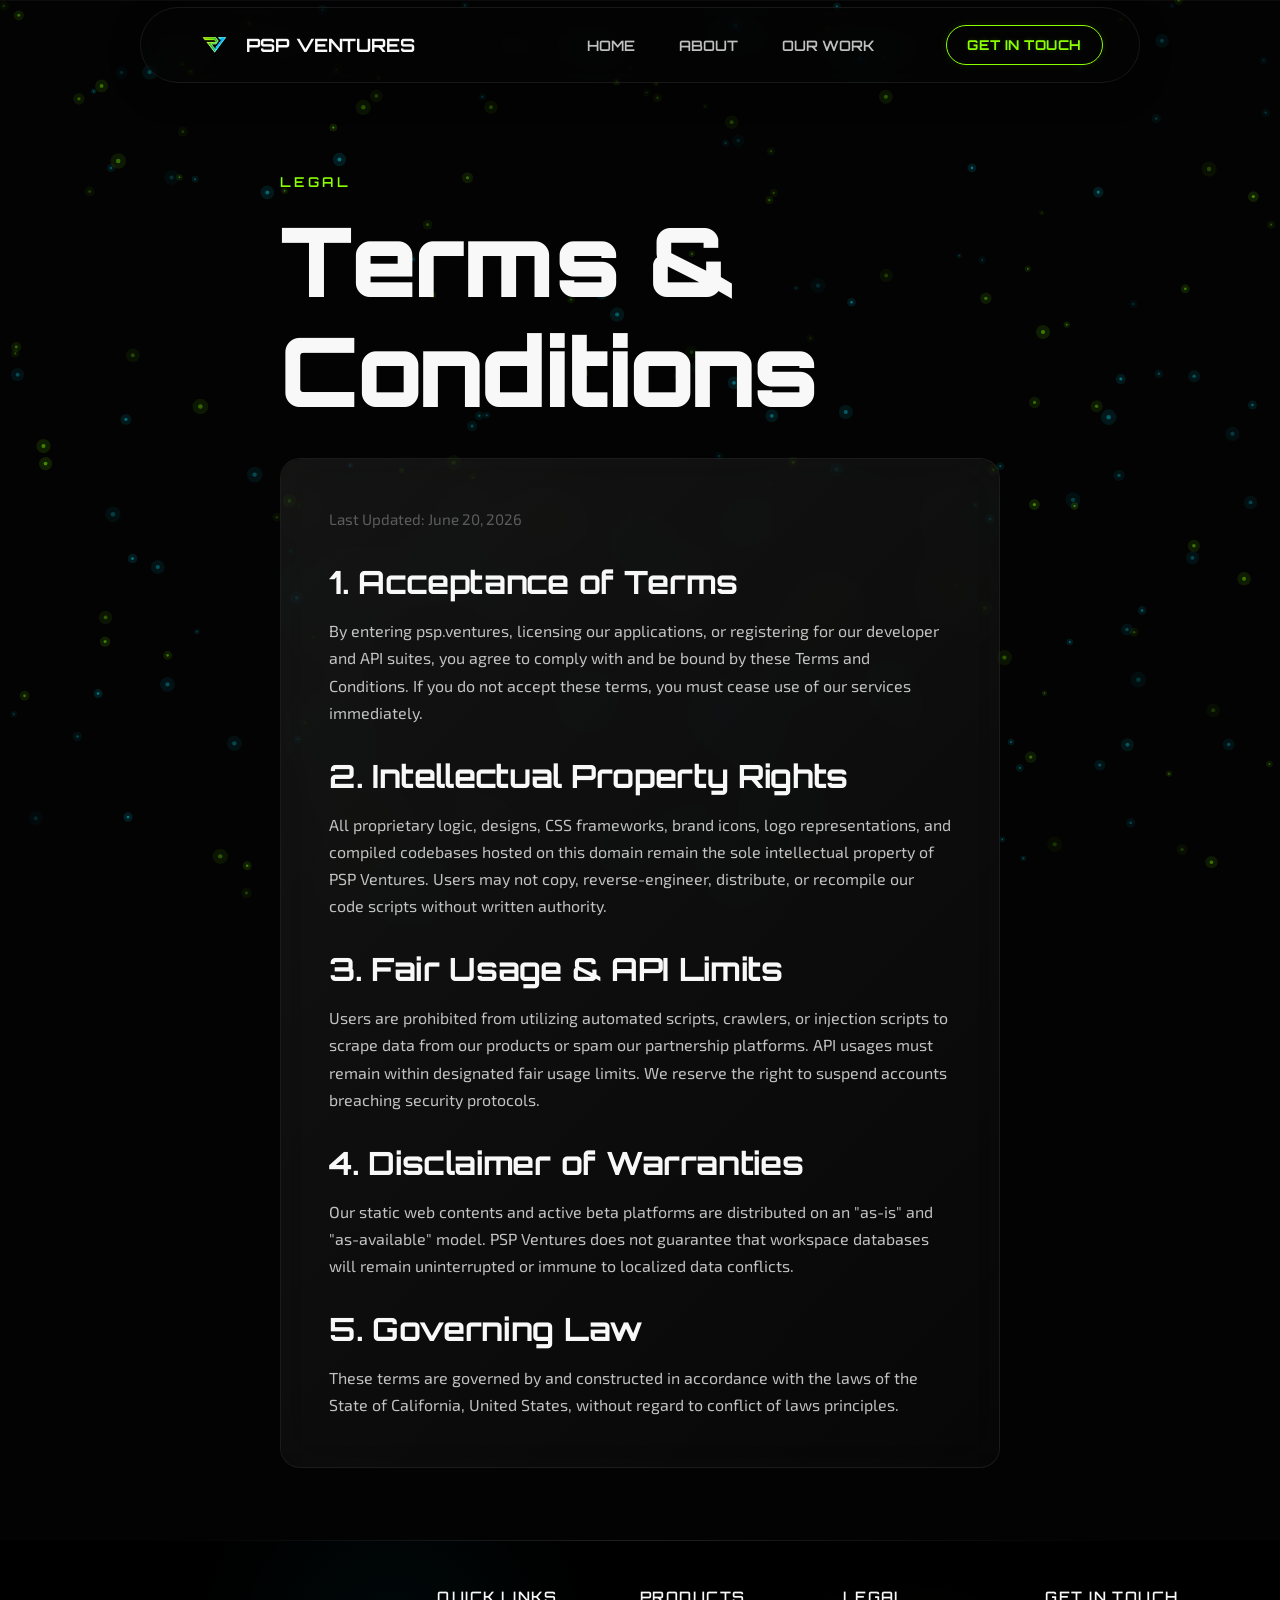
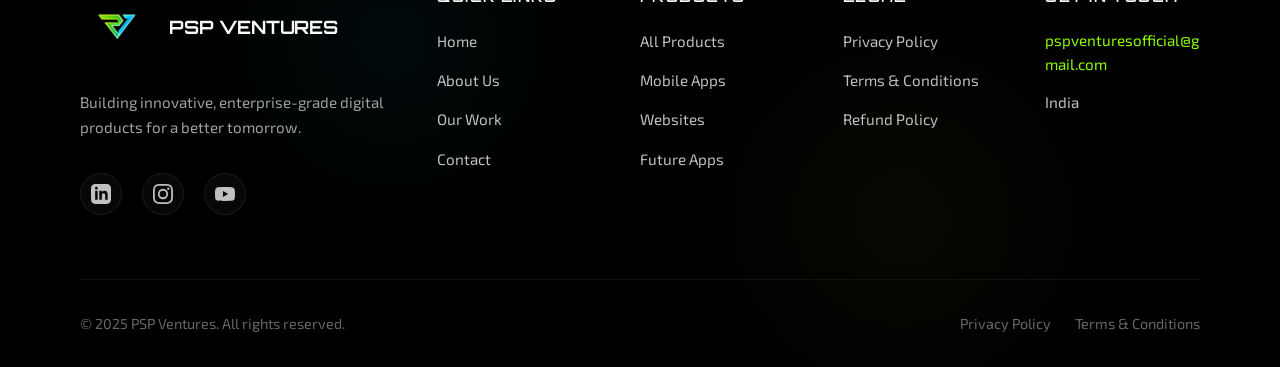
<file: terms-and-conditions.html>
<!DOCTYPE html>
<html lang="en">
<head>
  <meta charset="UTF-8">
  <meta name="viewport" content="width=device-width, initial-scale=1.0">
  <meta name="description" content="Review the official Terms and Conditions of PSP Ventures governing the access and use of our applications, websites, and SaaS digital tools.">
  <meta name="robots" content="noindex">
  <title>Terms & Conditions | PSP Ventures</title>

  <!-- Style Sheets -->
  <link rel="stylesheet" href="css/style.css">
  <link rel="stylesheet" href="css/animations.css">
  <link rel="stylesheet" href="css/responsive.css">

  <!-- Favicon -->
  <link rel="icon" type="image/png" href="assets/images/logo-icon.png">
</head>
<body>

  <!-- Floating Glassmorphism Sticky Navbar -->
  <header>
    <div class="nav-container">
      <a href="index.html" class="logo-wrapper logo-glow-effect">
        <img src="assets/images/logo-icon.png" alt="PSP Ventures Icon" class="logo-img">
        <span class="logo-text">PSP VENTURES</span>
      </a>

      <!-- Navigation Links -->
      <nav>
                <ul class="nav-links">
          <li><a href="index.html">HOME</a></li>
          <li><a href="about.html">ABOUT</a></li>
          <li><a href="products.html">OUR WORK</a></li>
          <li class="mobile-only-link"><a href="contact.html">GET IN TOUCH</a></li>
        </ul>
      </nav>

      <!-- Header CTA -->
      <div class="nav-cta">
        <a href="contact.html" class="btn btn-outlined-neon" style="padding: 0.5rem 1.25rem; font-size: 0.85rem; border-radius: 50px;">GET IN TOUCH</a>
        <button class="hamburger" aria-label="Toggle Navigation">
          <span></span>
          <span></span>
          <span></span>
        </button>
      </div>
    </div>
  </header>

  <!-- Terms Content -->
  <section class="section-transparent section" style="padding-top: calc(var(--header-height) + 5rem);">
    <div class="glow-container">
      <div class="ambient-glow glow-1" style="top: -20%; right: 10%;"></div>
      <div class="ambient-glow glow-3" style="bottom: 10%; left: 5%;"></div>
    </div>
    <div class="grid-bg-overlay"></div>

    <div class="container" style="position: relative; z-index: 2; max-width: 800px;">
      <div class="reveal">
        <span class="section-subtitle">Legal</span>
        <h1 style="margin-bottom: 2rem;">Terms & Conditions</h1>
        
        <div class="glass-card glow-green" style="padding: 3rem; background: rgba(255, 255, 255, 0.02);">
          <p style="font-size: 0.95rem; color: var(--text-muted); margin-bottom: 2rem;">Last Updated: June 20, 2026</p>

          <h3 style="margin-bottom: 1rem; color: var(--text-primary);">1. Acceptance of Terms</h3>
          <p style="font-size: 1rem; margin-bottom: 2rem;">
            By entering psp.ventures, licensing our applications, or registering for our developer and API suites, you agree to comply with and be bound by these Terms and Conditions. If you do not accept these terms, you must cease use of our services immediately.
          </p>

          <h3 style="margin-bottom: 1rem; color: var(--text-primary);">2. Intellectual Property Rights</h3>
          <p style="font-size: 1rem; margin-bottom: 2rem;">
            All proprietary logic, designs, CSS frameworks, brand icons, logo representations, and compiled codebases hosted on this domain remain the sole intellectual property of PSP Ventures. Users may not copy, reverse-engineer, distribute, or recompile our code scripts without written authority.
          </p>

          <h3 style="margin-bottom: 1rem; color: var(--text-primary);">3. Fair Usage & API Limits</h3>
          <p style="font-size: 1rem; margin-bottom: 2rem;">
            Users are prohibited from utilizing automated scripts, crawlers, or injection scripts to scrape data from our products or spam our partnership platforms. API usages must remain within designated fair usage limits. We reserve the right to suspend accounts breaching security protocols.
          </p>

          <h3 style="margin-bottom: 1rem; color: var(--text-primary);">4. Disclaimer of Warranties</h3>
          <p style="font-size: 1rem; margin-bottom: 2rem;">
            Our static web contents and active beta platforms are distributed on an "as-is" and "as-available" model. PSP Ventures does not guarantee that workspace databases will remain uninterrupted or immune to localized data conflicts.
          </p>

          <h3 style="margin-bottom: 1rem; color: var(--text-primary);">5. Governing Law</h3>
          <p style="font-size: 1rem; margin-bottom: 0;">
            These terms are governed by and constructed in accordance with the laws of the State of California, United States, without regard to conflict of laws principles.
          </p>
        </div>
      </div>
    </div>
  </section>

  <!-- Footer -->
  <site-footer></site-footer>
  <script src="js/footer.js"></script>

  <!-- Scripts -->
  <script src="js/main.js"></script>
</body>
</html>
</file>
<file: css/style.css>
@import url('https://fonts.googleapis.com/css2?family=Orbitron:wght@400;500;600;700;800;900&family=Exo+2:wght@300;400;500;600;700;800;900&display=swap');

/* ==========================================================================
   PSP Ventures Rebuilt Cyber-Neon Style System
   ========================================================================== */

:root {
  /* Colors */
  --bg-primary: #030303;
  --bg-secondary: #050505;
  --bg-tertiary: #0A0A0A;
  --card-bg: rgba(12, 12, 12, 0.65);
  --card-bg-hover: rgba(12, 12, 12, 0.8);
  
  --primary-accent: #8CFF00;      /* Primary Neon Green */
  --primary-accent-alt: #A6FF4D;  /* Secondary Lime */
  --secondary-accent: #00D9FF;    /* Cyan */
  --secondary-accent-alt: #00F0FF;/* Bright Cyan */
  
  --text-primary: #F8F8F8;        /* Crisp White */
  --text-secondary: #C0C0C0;      /* Muted Text (Increased brightness by ~12.5% for readability) */
  --text-muted: #555555;
  --border-color: rgba(255, 255, 255, 0.08);
  --border-color-hover: rgba(140, 255, 0, 0.35);

  /* Multilayer Cyber Glow System */
  --glow-neon-green: 
    0 0 20px rgba(140, 255, 0, 0.45),
    0 0 60px rgba(140, 255, 0, 0.3),
    0 0 120px rgba(0, 217, 255, 0.15);
  
  /* Fonts */
  --font-display: 'Orbitron', -apple-system, BlinkMacSystemFont, 'Segoe UI', Roboto, sans-serif;
  --font-body: 'Exo 2', -apple-system, BlinkMacSystemFont, 'Segoe UI', Roboto, sans-serif;

  /* Layout / UI */
  --max-width: 1200px;
  --header-height: 90px;
  --border-radius-sm: 8px;
  --border-radius-md: 24px;       /* 24px Card Corners as requested */
  --border-radius-lg: 32px;
  --transition-speed: 0.35s;
  --ease-custom: cubic-bezier(0.16, 1, 0.3, 1);
}

/* ==========================================================================
   Base Styles & Reset
   ========================================================================== */

* {
  box-sizing: border-box;
  margin: 0;
  padding: 0;
}

html {
  font-size: 16px;
  scroll-behavior: smooth;
  background-color: var(--bg-primary);
  color: var(--text-primary);
  font-family: var(--font-body);
  -webkit-font-smoothing: antialiased;
  -moz-osx-font-smoothing: grayscale;
}

body {
  min-height: 100vh;
  line-height: 1.6;
  overflow-x: hidden;
  position: relative;
  background: var(--bg-primary);
}

/* Webkit Scrollbars */
::-webkit-scrollbar {
  width: 10px;
}
::-webkit-scrollbar-track {
  background: var(--bg-primary);
}
::-webkit-scrollbar-thumb {
  background: rgba(255, 255, 255, 0.08);
  border-radius: 5px;
  border: 2px solid var(--bg-primary);
}
::-webkit-scrollbar-thumb:hover {
  background: var(--primary-accent);
}

/* Selection Highlight */
::selection {
  background: rgba(124, 255, 0, 0.25);
  color: var(--text-primary);
}

a {
  color: inherit;
  text-decoration: none;
  transition: all var(--transition-speed) var(--ease-custom);
}

img {
  max-width: 100%;
  height: auto;
  display: block;
}

input, select, textarea, button {
  font-family: inherit;
  font-size: inherit;
  color: inherit;
  background: none;
  border: none;
  outline: none;
}

/* ==========================================================================
   Typography (Orbitron & Inter)
   ========================================================================== */

h1, h2, h3, h4, h5, h6 {
  font-family: var(--font-display);
  font-weight: 700;
  line-height: 1.15;
  letter-spacing: -0.01em;
  color: var(--text-primary);
}

h1 {
  font-size: clamp(3rem, 7.5vw, 6.5rem);
  font-weight: 900;
  margin-bottom: 1.5rem;
  letter-spacing: -0.02em;
}

h2 {
  font-size: clamp(2rem, 4vw, 3rem);
  line-height: 1.2;
  margin-bottom: 1.5rem;
}

h3 {
  font-size: clamp(1.35rem, 2.5vw, 2rem);
  margin-bottom: 0.5rem;
}

p {
  color: var(--text-secondary);
  margin-bottom: 1.5rem;
  font-size: 0.95rem;
  line-height: 1.7;
}

.gradient-text {
  background: linear-gradient(135deg, var(--primary-accent) 0%, var(--primary-accent-alt) 100%);
  -webkit-background-clip: text;
  -webkit-text-fill-color: transparent;
  background-clip: text;
}

.hero-gradient-text {
  background: linear-gradient(135deg, #FFFFFF 15%, #7FFF00 55%, #00E5FF 95%);
  -webkit-background-clip: text;
  -webkit-text-fill-color: transparent;
  background-clip: text;
  display: inline-block;
}

.gradient-text-alt {
  background: linear-gradient(135deg, var(--secondary-accent) 0%, var(--secondary-accent-alt) 100%);
  -webkit-background-clip: text;
  -webkit-text-fill-color: transparent;
  background-clip: text;
}

/* ==========================================================================
   Global Layout Containers
   ========================================================================== */

.container {
  max-width: var(--max-width);
  margin: 0 auto;
  padding: 0 2.5rem;
  width: 100%;
}

.section {
  padding: 4.5rem 0;
  position: relative;
  overflow: hidden;
}

.section-header {
  max-width: 700px;
  margin-bottom: 2rem;
  text-align: left;
}

.section-header.center {
  margin-left: auto;
  margin-right: auto;
  text-align: center;
}

.section-subtitle {
  text-transform: uppercase;
  font-family: var(--font-display);
  font-weight: 600;
  font-size: 0.85rem;
  letter-spacing: 0.25em;
  color: var(--primary-accent);
  margin-bottom: 0.75rem;
  display: block;
}

.grid-2 {
  display: grid;
  grid-template-columns: repeat(2, 1fr);
  gap: 2.5rem;
}

.hero-grid {
  display: grid;
  grid-template-columns: 55% 45%; /* Text content 55%, Hologram 45% */
  gap: clamp(3.5rem, 6.5vw, 7.5rem); /* Increased gap by ~30px */
  align-items: center;
}

@media screen and (max-width: 1024px) {
  .hero-grid {
    grid-template-columns: 1fr;
  }
}

@media screen and (min-width: 1025px) {
  .hero-hologram-col {
    left: -70px; /* Shift hologram 120px left from previous +50px state */
  }
}

.grid-3 {
  display: grid;
  grid-template-columns: repeat(3, 1fr);
  gap: 2.5rem;
}

.grid-4 {
  display: grid;
  grid-template-columns: repeat(4, 1fr);
  gap: 2rem;
}

/* ==========================================================================
   Symmetric 2x2 Feature Grid (About Section)
   ========================================================================== */

.feature-grid-2x2 {
  display: grid;
  grid-template-columns: repeat(2, 1fr);
  gap: 2rem;
  width: 100%;
}

/* ==========================================================================
   Glassmorphism UI Components
   ========================================================================== */

.glass-card {
  background: var(--card-bg);
  border: 1px solid rgba(255, 255, 255, 0.08);
  backdrop-filter: blur(24px);
  -webkit-backdrop-filter: blur(24px);
  border-radius: 20px;
  padding: 2.5rem;
  transition: all 0.4s cubic-bezier(0.25, 0.46, 0.45, 0.94);
  position: relative;
  overflow: hidden;
}

.glass-card::before {
  content: '';
  position: absolute;
  top: 0;
  left: 0;
  right: 0;
  bottom: 0;
  border-radius: inherit;
  background: linear-gradient(135deg, rgba(255, 255, 255, 0.05), rgba(255, 255, 255, 0));
  pointer-events: none;
  opacity: 1;
}

.glass-card:hover {
  background: var(--card-bg-hover);
  border-color: rgba(140, 255, 0, 0.25);
  transform: translateY(-5px) scale(1.02);
  box-shadow: 0 20px 40px rgba(0, 0, 0, 0.6), 0 0 40px rgba(140, 255, 0, 0.1);
}

/* Specific card accents */
.glass-card.glow-green:hover {
  box-shadow: 0 20px 40px rgba(0, 0, 0, 0.6), 0 0 40px rgba(140, 255, 0, 0.2);
  border-color: rgba(140, 255, 0, 0.25);
}

.glass-card.glow-cyan:hover {
  box-shadow: 0 20px 40px rgba(0, 0, 0, 0.6), 0 0 40px rgba(0, 217, 255, 0.2);
  border-color: rgba(0, 217, 255, 0.25);
}

.glass-card.glow-purple:hover {
  box-shadow: 0 20px 40px rgba(0, 0, 0, 0.6), 0 0 40px rgba(138, 92, 255, 0.2);
  border-color: rgba(138, 92, 255, 0.25);
}

/* ==========================================================================
   Hero Featured Floating App Card
   ========================================================================== */

.hero-featured-card {
  width: 100%;
  background: rgba(12, 12, 12, 0.65); /* background rgba(12,12,12,.65) as requested */
  border: 1px solid rgba(255, 255, 255, 0.08); /* border 1px solid rgba(255,255,255,.08) */
  backdrop-filter: blur(24px); /* blur 24px as requested */
  -webkit-backdrop-filter: blur(24px);
  border-radius: 24px; /* corners 24px as requested */
  padding: 1.5rem;
  box-shadow: 0 0 40px rgba(0, 217, 255, 0.15); /* box-shadow 0 0 40px rgba(0,217,255,.15) */
  pointer-events: auto;
  transition: transform 0.4s var(--ease-custom), 
              border-color 0.4s ease, 
              box-shadow 0.4s ease;
  will-change: transform, box-shadow, border-color;
  position: relative;
  overflow: hidden;
}

.hero-featured-card::after {
  content: '';
  position: absolute;
  top: -150%;
  left: -150%;
  width: 300%;
  height: 300%;
  background: linear-gradient(
    45deg,
    transparent 45%,
    rgba(255, 255, 255, 0.03) 48%,
    rgba(255, 255, 255, 0.12) 50%,
    rgba(255, 255, 255, 0.03) 52%,
    transparent 55%
  );
  transform: rotate(-15deg);
  pointer-events: none;
  transition: transform 0.8s cubic-bezier(0.16, 1, 0.3, 1);
}

.hero-featured-card:hover::after {
  transform: translate(25%, 25%) rotate(-15deg);
}

.hero-featured-card:hover {
  transform: translateY(-12px) scale(1.02);
  border-color: rgba(140, 255, 0, 0.4);
  box-shadow: 0 25px 50px rgba(0, 0, 0, 0.6), 
              0 0 40px rgba(0, 217, 255, 0.25);
}

/* ==========================================================================
   Buttons
   ========================================================================== */

.btn {
  display: inline-flex;
  align-items: center;
  justify-content: center;
  padding: 1rem 2.5rem;
  font-family: var(--font-display);
  font-weight: 700;
  font-size: 1rem;
  border-radius: 20px;
  cursor: pointer;
  transition: all 0.4s cubic-bezier(0.25, 0.46, 0.45, 0.94);
  position: relative;
  overflow: hidden;
  letter-spacing: 0.04em;
  gap: 0.6rem;
}

.btn-primary {
  background: linear-gradient(135deg, #8CFF00, #00F0FF); /* Gradient #8CFF00 -> #00F0FF */
  color: #030303;
  font-weight: 800;
  box-shadow: 
    0 0 15px rgba(140, 255, 0, 0.3),
    0 0 30px rgba(0, 240, 255, 0.1);
  transition: transform var(--transition-speed) var(--ease-custom), 
              box-shadow var(--transition-speed) var(--ease-custom),
              background 0.3s ease;
  position: relative;
  overflow: hidden;
}

.btn-primary::after {
  content: '';
  position: absolute;
  top: 0;
  left: -150%;
  width: 50%;
  height: 100%;
  background: linear-gradient(
    90deg,
    rgba(255, 255, 255, 0) 0%,
    rgba(255, 255, 255, 0.4) 50%,
    rgba(255, 255, 255, 0) 100%
  );
  transform: skewX(-25deg);
  pointer-events: none;
}

.btn-primary:hover::after {
  left: 150%;
  transition: left 0.8s cubic-bezier(0.16, 1, 0.3, 1);
}

.btn-primary:hover {
  transform: scale(1.03) translateY(-2px); /* Scale 1.03 as requested */
  box-shadow: 
    0 0 30px rgba(140, 255, 0, 0.55),
    0 0 60px rgba(0, 240, 255, 0.25),
    0 0 120px rgba(0, 240, 255, 0.15); /* 50% glow increase */
}

/* Social Media Glass Buttons */
.social-glass-btn {
  display: flex;
  align-items: center;
  justify-content: center;
  width: 44px;
  height: 44px;
  border-radius: 50%;
  background: rgba(255, 255, 255, 0.03);
  border: 1px solid rgba(255, 255, 255, 0.08);
  color: var(--text-secondary);
  transition: all 0.4s cubic-bezier(0.16, 1, 0.3, 1);
  backdrop-filter: blur(8px);
  -webkit-backdrop-filter: blur(8px);
}

.social-glass-btn:nth-child(odd):hover {
  background: rgba(140, 255, 0, 0.08);
  border-color: var(--primary-accent);
  color: var(--primary-accent);
  transform: scale(1.12);
  box-shadow: 0 0 20px rgba(140, 255, 0, 0.35),
              inset 0 0 8px rgba(140, 255, 0, 0.2);
}

.social-glass-btn:nth-child(even):hover {
  background: rgba(0, 217, 255, 0.08);
  border-color: var(--secondary-accent-alt);
  color: var(--secondary-accent-alt);
  transform: scale(1.12);
  box-shadow: 0 0 20px rgba(0, 217, 255, 0.35),
              inset 0 0 8px rgba(0, 217, 255, 0.2);
}

.social-glass-btn svg {
  fill: var(--text-secondary);
  transition: all 0.4s cubic-bezier(0.16, 1, 0.3, 1);
  width: 18px;
  height: 18px;
}

.social-glass-btn.linkedin:hover {
  background: rgba(0, 119, 181, 0.08);
  border-color: #0077b5;
  transform: scale(1.12);
  box-shadow: 0 0 20px rgba(0, 119, 181, 0.35),
              inset 0 0 8px rgba(0, 119, 181, 0.2);
}
.social-glass-btn.linkedin:hover svg {
  fill: #0077b5;
}

.social-glass-btn.instagram:hover {
  background: rgba(225, 48, 108, 0.08);
  border-color: #cc2366;
  transform: scale(1.12);
  box-shadow: 0 0 20px rgba(225, 48, 108, 0.35),
              inset 0 0 8px rgba(225, 48, 108, 0.2);
}
.social-glass-btn.instagram:hover svg {
  fill: url(#ig-grad);
}

.social-glass-btn.youtube:hover {
  background: rgba(255, 0, 0, 0.08);
  border-color: #FF0000;
  transform: scale(1.12);
  box-shadow: 0 0 20px rgba(255, 0, 0, 0.35),
              inset 0 0 8px rgba(255, 0, 0, 0.2);
}
.social-glass-btn.youtube:hover svg {
  fill: #FF0000;
}

.btn-secondary {
  background: rgba(255, 255, 255, 0.02);
  color: var(--text-primary);
  border: 1px solid var(--border-color);
  transition: transform var(--transition-speed) var(--ease-custom), 
              box-shadow var(--transition-speed) var(--ease-custom),
              border-color var(--transition-speed) var(--ease-custom),
              background 0.3s ease;
}

.btn-secondary:hover {
  border-color: var(--primary-accent);
  background: rgba(0, 217, 255, 0.04);
  transform: translateY(-3px);
  box-shadow: 0 12px 35px rgba(0, 217, 255, 0.25);
}

.btn-accent {
  background: linear-gradient(135deg, var(--secondary-accent-alt) 0%, #B693FF 100%);
  color: var(--text-primary);
}

.btn-accent:hover {
  transform: translateY(-2px);
  box-shadow: 0 8px 30px rgba(138, 92, 255, 0.35);
}

.btn-outlined-neon {
  border: 1px solid var(--primary-accent);
  background: transparent;
  color: var(--primary-accent);
  box-shadow: 0 0 10px rgba(140, 255, 0, 0.1);
  text-shadow: 0 0 5px rgba(140, 255, 0, 0.2);
}

.btn-outlined-neon:hover {
  background: var(--primary-accent);
  color: #030303;
  box-shadow: 0 0 20px var(--primary-accent), 0 0 35px var(--primary-accent-alt);
  transform: translateY(-2px);
  text-shadow: none;
}

.btn svg {
  width: 18px;
  height: 18px;
  transition: transform var(--transition-speed) var(--ease-custom);
}

.btn:hover svg {
  transform: translateX(4px);
}

/* ==========================================================================
   Sticky Capsule Navbar
   ========================================================================== */

header {
  position: fixed;
  top: 0;
  left: 0;
  width: 100%;
  height: var(--header-height);
  z-index: 1000;
  display: flex;
  align-items: center;
  justify-content: center; /* Center nav-container horizontally */
  transition: all var(--transition-speed) var(--ease-custom);
  padding: 1.5rem 0;
}

header.scrolled {
  height: 80px;
  padding: 0.75rem 0;
}

.nav-container {
  display: flex;
  align-items: center;
  justify-content: space-between;
  width: 95%; /* Adjusted width for clean responsive layouts */
  max-width: 1000px; /* Increased to 1000px for a spacious, premium look */
  margin: 0 auto;
  padding: 0.75rem 2.25rem;
  background: rgba(5, 5, 5, 0.45);
  border: 1px solid var(--border-color);
  backdrop-filter: blur(20px);
  -webkit-backdrop-filter: blur(20px);
  border-radius: 50px;
  transition: all var(--transition-speed) var(--ease-custom);
  box-shadow: 0 10px 30px rgba(0, 0, 0, 0.4);
}

header.scrolled .nav-container {
  background: rgba(5, 5, 5, 0.85);
  border-color: rgba(255, 255, 255, 0.08);
  box-shadow: 0 15px 40px rgba(124, 255, 0, 0.05);
}

.logo-wrapper {
  display: flex;
  align-items: center;
  gap: 0;
}

.logo-img {
  height: 68px;
  width: auto;
}

.nav-container .logo-img {
  height: 50px;
}

.logo-text {
  font-family: var(--font-display);
  font-weight: 700;
  font-size: 1.15rem;
  letter-spacing: -0.01em;
  color: var(--text-primary);
  margin-left: -0.4rem;
}

.nav-links {
  display: flex;
  align-items: center;
  gap: 2.75rem; /* Increased gap to ~44px (40-50px range) for clear separation */
  list-style: none;
}

@media screen and (min-width: 1025px) {
  .nav-container {
    position: relative;
  }
  .nav-container nav {
    position: absolute;
    left: calc(50% + 90px); /* Shifted navigation group 90px to the right */
    transform: translateX(-50%);
  }
}

@media screen and (max-width: 1024px) and (min-width: 901px) {
  .nav-container {
    position: relative;
    max-width: 900px;
  }
  .nav-container nav {
    position: absolute;
    left: calc(50% + 50px);
    transform: translateX(-50%);
  }
  .nav-links {
    gap: 2rem; /* Reduced gap to prevent overlap on smaller screens */
  }
}

@media screen and (max-width: 900px) and (min-width: 769px) {
  .nav-container {
    position: relative;
    padding: 0.75rem 1.25rem;
  }
  .nav-container nav {
    position: absolute;
    left: calc(50% + 25px);
    transform: translateX(-50%);
  }
  .logo-text {
    font-size: 1rem;
  }
  .nav-links {
    gap: 1.5rem;
  }
}

.nav-links a {
  font-family: var(--font-display);
  font-weight: 600;
  font-size: 0.9rem;
  color: var(--text-secondary);
  position: relative;
  padding: 0.4rem 0;
}

.nav-links a:hover {
  color: var(--text-primary);
}

.nav-links a::after {
  content: '';
  position: absolute;
  bottom: 0;
  left: 50%;
  transform: translateX(-50%);
  width: 0;
  height: 2px;
  background: linear-gradient(90deg, var(--primary-accent), var(--primary-accent-alt));
  box-shadow: 0 0 10px var(--primary-accent), 0 0 5px var(--primary-accent-alt);
  transition: width 0.4s var(--ease-custom);
  will-change: width;
}

.nav-links a:hover::after,
.nav-links a.active::after {
  width: 100%;
}

.nav-links a.active {
  color: var(--text-primary);
}

.nav-cta {
  display: flex;
  align-items: center;
}

/* Hamburger Menu Button */
.hamburger {
  display: none;
  cursor: pointer;
  flex-direction: column;
  justify-content: space-between;
  width: 24px;
  height: 18px;
  background: transparent;
  border: none;
  z-index: 1001;
}

.hamburger span {
  display: block;
  width: 100%;
  height: 2px;
  background-color: var(--text-primary);
  transition: all var(--transition-speed) var(--ease-custom);
}

/* ==========================================================================
   Footer Component
   ========================================================================== */

footer {
  background: var(--bg-secondary);
  border-top: 1px solid var(--border-color);
  padding: 6.5rem 0 2rem 0;
  position: relative;
  overflow: hidden;
}

.footer-grid {
  display: grid;
  grid-template-columns: 2fr 1fr 1fr 1fr 1fr;
  gap: 3rem;
  margin-bottom: 4rem;
}

.footer-info .logo-wrapper {
  margin-bottom: 1.5rem;
}

.footer-description {
  font-size: 0.95rem;
  color: var(--text-secondary);
  max-width: 320px;
  line-height: 1.6;
  margin-bottom: 2rem;
}

.footer-socials {
  display: flex;
  align-items: center;
  gap: 1.25rem;
}

.social-icon {
  display: flex;
  align-items: center;
  justify-content: center;
  width: 42px;
  height: 42px;
  border-radius: 50%;
  background: var(--card-bg);
  border: 1px solid var(--border-color);
  transition: all var(--transition-speed) var(--ease-custom);
}

.social-icon svg {
  width: 20px;
  height: 20px;
  fill: var(--text-secondary);
  transition: fill var(--transition-speed) var(--ease-custom);
}

.social-icon:hover {
  border-color: var(--primary-accent);
  background: rgba(124, 255, 0, 0.05);
  transform: translateY(-2px);
}

.social-icon:hover svg {
  fill: var(--primary-accent);
}

.social-icon.linkedin:hover {
  border-color: #0077b5;
  background: rgba(0, 119, 181, 0.05);
  box-shadow: 0 0 12px rgba(0, 119, 181, 0.3);
}

.social-icon.linkedin:hover svg {
  fill: #0077b5;
}

.social-icon.instagram:hover {
  border-color: #cc2366;
  background: rgba(225, 48, 108, 0.05);
  box-shadow: 0 0 12px rgba(225, 48, 108, 0.3);
}

.social-icon.instagram:hover svg {
  fill: url(#ig-grad);
}

.social-icon.youtube:hover {
  border-color: #FF0000;
  background: rgba(255, 0, 0, 0.05);
  box-shadow: 0 0 12px rgba(255, 0, 0, 0.3);
}

.social-icon.youtube:hover svg {
  fill: #FF0000;
}

.footer-info .logo-wrapper {
  margin-left: -1.35rem;
}

.footer-info .logo-img {
  height: 78px;
}

.footer-column h4 {
  font-family: var(--font-display);
  font-size: 0.9rem;
  font-weight: 600;
  text-transform: uppercase;
  letter-spacing: 0.1em;
  color: var(--text-primary);
  margin-bottom: 1.5rem;
}

.footer-links {
  list-style: none;
}

.footer-links li {
  margin-bottom: 0.85rem;
}

.footer-links a {
  font-size: 0.95rem;
  color: var(--text-secondary);
}

.footer-links a:hover {
  color: var(--primary-accent);
  padding-left: 4px;
}

.footer-bottom {
  border-top: 1px solid var(--border-color);
  padding-top: 2rem;
  display: flex;
  justify-content: space-between;
  align-items: center;
}

.copyright {
  font-size: 0.85rem;
  color: var(--text-muted);
}

.footer-legal-links {
  display: flex;
  gap: 2rem;
  list-style: none;
}

.footer-legal-links a {
  font-size: 0.85rem;
  color: var(--text-muted);
}

.footer-legal-links a:hover {
  color: var(--text-secondary);
}

/* ==========================================================================
   Premium Feature Highlights Bar Section
   ========================================================================== */

.highlights-section {
  width: 100%;
  padding: 0 2.5rem;
  display: flex;
  justify-content: center;
  margin-top: 15px; /* Moved 45px upward to reduce empty space below Hero */
  margin-bottom: 20px; /* Restored gap above the horizontal divider */
  position: relative;
  z-index: 10;
}

.highlights-container {
  width: 100%;
  max-width: 1200px;
  height: 75px;
  background: rgba(10, 10, 10, 0.6);
  backdrop-filter: blur(20px);
  -webkit-backdrop-filter: blur(20px);
  border: 1px solid rgba(0, 255, 150, 0.15);
  border-radius: 24px;
  display: flex;
  align-items: center;
  justify-content: space-around;
  padding: 0 2rem;
  box-shadow: 0 8px 32px 0 rgba(0, 0, 0, 0.37),
              0 0 20px rgba(0, 255, 150, 0.05); /* Soft neon glow */
  transition: all 0.3s cubic-bezier(0.16, 1, 0.3, 1);
}

.highlights-container:hover {
  border-color: rgba(0, 255, 150, 0.35);
  box-shadow: 0 8px 32px 0 rgba(0, 0, 0, 0.37),
              0 0 30px rgba(0, 255, 150, 0.15); /* Soft neon glow on hover */
}

.highlight-item {
  display: flex;
  align-items: center;
  gap: 0.85rem;
  cursor: pointer;
  transition: all 0.3s cubic-bezier(0.16, 1, 0.3, 1);
}

.highlight-icon {
  display: inline-flex;
  align-items: center;
  justify-content: center;
  width: 20px;
  height: 20px;
  border-radius: 50%;
  background: rgba(139, 255, 0, 0.1);
  border: 1.5px solid #8BFF00; /* Accent color: Neon Green #8BFF00 */
  color: #8BFF00;
  flex-shrink: 0;
  transition: all 0.3s cubic-bezier(0.16, 1, 0.3, 1);
  box-shadow: 0 0 8px rgba(139, 255, 0, 0.2);
}

.highlight-icon svg {
  width: 10px;
  height: 10px;
  stroke: #8BFF00;
}

.highlight-text {
  font-family: var(--font-display); /* Futuristic typography */
  font-size: 14.5px; /* Font size: 14px-15px */
  font-weight: 700;
  letter-spacing: 0.15em;
  color: #E5E7EB; /* Text color: #E5E7EB */
  transition: all 0.3s cubic-bezier(0.16, 1, 0.3, 1);
}

.highlight-item:hover .highlight-text {
  color: #FFFFFF;
  text-shadow: 0 0 8px rgba(139, 255, 0, 0.5); /* Brighten text and add neon glow */
}

.highlight-item:hover .highlight-icon {
  background: rgba(139, 255, 0, 0.2);
  box-shadow: 0 0 12px rgba(139, 255, 0, 0.5); /* Brighten icon and add neon glow */
  transform: scale(1.05);
}

.highlight-divider {
  width: 1px;
  height: 22px;
  background: rgba(255, 255, 255, 0.08); /* Thin vertical divider line */
}

@media screen and (max-width: 1024px) {
  .highlights-section {
    padding: 0 1.5rem;
  }
  .highlights-container {
    padding: 0 1.25rem;
  }
  .highlight-text {
    font-size: 13px; /* Reduce spacing proportionally */
    letter-spacing: 0.12em;
  }
  .highlight-item {
    gap: 0.6rem;
  }
}

@media screen and (max-width: 768px) {
  .highlights-container {
    height: auto;
    padding: 1.5rem 1rem;
    flex-wrap: wrap;
    justify-content: center;
    gap: 1.5rem;
  }
  .highlight-divider {
    display: none; /* Stack items into multiple rows */
  }
  .highlight-item {
    width: calc(50% - 1rem); /* Side-by-side or stacked centered */
    min-width: 180px;
    justify-content: center;
  }
}

@media screen and (max-width: 480px) {
  .highlight-item {
    width: 100%; /* Fully stacked on mobile portrait */
  }
}

/* ==========================================================================
   About Us Redesigned Section Styling
   ========================================================================== */

/* Ambient glow container */
.about-glow-container {
  position: absolute;
  top: 0;
  left: 0;
  width: 100%;
  height: 100%;
  pointer-events: none;
  z-index: 0;
  overflow: hidden;
}

.about-glow {
  position: absolute;
  width: 480px;
  height: 480px;
  border-radius: 50%;
  filter: blur(130px);
  opacity: 0.12;
  pointer-events: none;
}

.about-glow-green {
  background: radial-gradient(circle, #8CFF00 0%, transparent 70%);
  top: 15%;
  right: 18%;
}

.about-glow-cyan {
  background: radial-gradient(circle, #00F0FF 0%, transparent 70%);
  bottom: 15%;
  right: -2%;
}

/* Feature Grid 2x2 */
.feature-grid-2x2 {
  display: grid;
  grid-template-columns: repeat(2, 1fr);
  gap: 1.75rem; /* Reduced spacing to allow slightly wider cards */
  width: 100%;
}

/* About Card Glassmorphism Redesign */
.about-card {
  height: 100% !important; /* Forces all cards in a grid row to stretch to identical heights */
  display: flex;
  flex-direction: column;
  justify-content: flex-start;
  background: linear-gradient(135deg, rgba(255, 255, 255, 0.03) 0%, rgba(255, 255, 255, 0) 100%), rgba(10, 10, 10, 0.6) !important; /* Glass light reflection gradient overlay */
  border: 1.5px solid rgba(255, 255, 255, 0.08) !important; /* Slightly thicker border for sharp glass edges */
  backdrop-filter: blur(30px) !important; /* Increased backdrop blur from 20px to 30px */
  -webkit-backdrop-filter: blur(30px) !important;
  border-radius: 28px !important;
  padding: 1.85rem 1.65rem !important; /* Reduced internal padding to make cards shorter */
  position: relative;
  overflow: hidden;
  z-index: 2;
  box-shadow: 0 10px 30px rgba(0, 0, 0, 0.5),
              inset 0 1px 0 rgba(255, 255, 255, 0.05); /* Layered shadow + reflection */
  transition: all 0.4s cubic-bezier(0.16, 1, 0.3, 1) !important;
}

/* Soft hover glow and elevation */
.about-card:hover {
  transform: translateY(-8px) scale(1.03) !important; /* Elevate card on hover */
  background: rgba(10, 10, 10, 0.85) !important;
}

.about-card.glow-green:hover {
  border-color: rgba(140, 255, 0, 0.35) !important;
  box-shadow: 0 20px 40px rgba(0, 0, 0, 0.6), 
              0 0 20px rgba(140, 255, 0, 0.22),
              inset 0 1px 0 rgba(255, 255, 255, 0.08); /* Soft hover glow + reflection */
}

.about-card.glow-cyan:hover {
  border-color: rgba(0, 240, 255, 0.35) !important;
  box-shadow: 0 20px 40px rgba(0, 0, 0, 0.6), 
              0 0 20px rgba(0, 240, 255, 0.22),
              inset 0 1px 0 rgba(255, 255, 255, 0.08);
}

/* Enhanced Icons */
.about-card-icon-wrapper {
  display: inline-flex;
  align-items: center;
  justify-content: center;
  width: 58px; /* Increased icon box size */
  height: 58px;
  border-radius: 16px;
  margin-bottom: 1.5rem;
  position: relative;
  transition: all 0.4s cubic-bezier(0.16, 1, 0.3, 1);
}

/* Neon Green Icon Wrapper styling */
.about-card-icon-wrapper.icon-green {
  background: rgba(140, 255, 0, 0.08);
  border: 1px solid rgba(140, 255, 0, 0.2);
  color: #8CFF00; /* Lime green */
  box-shadow: 0 0 15px rgba(140, 255, 0, 0.08); /* Subtle glow */
}

.about-card-icon-wrapper.icon-green svg {
  stroke: #8CFF00 !important;
  filter: drop-shadow(0 0 6px rgba(140, 255, 0, 0.6)); /* Neon glow around icon */
}

/* Cyan Icon Wrapper styling */
.about-card-icon-wrapper.icon-cyan {
  background: rgba(0, 240, 255, 0.08);
  border: 1px solid rgba(0, 240, 255, 0.2);
  color: #00F0FF; /* Bright cyan */
  box-shadow: 0 0 15px rgba(0, 240, 255, 0.08);
}

.about-card-icon-wrapper.icon-cyan svg {
  stroke: #00F0FF !important;
  filter: drop-shadow(0 0 6px rgba(0, 240, 255, 0.6)); /* Neon glow around icon */
}

/* Icon hover states */
.about-card:hover .about-card-icon-wrapper.icon-green {
  background: rgba(140, 255, 0, 0.15);
  border-color: rgba(140, 255, 0, 0.4);
  box-shadow: 0 0 20px rgba(140, 255, 0, 0.25);
  transform: rotate(5deg) scale(1.05);
}

.about-card:hover .about-card-icon-wrapper.icon-cyan {
  background: rgba(0, 240, 255, 0.15);
  border-color: rgba(0, 240, 255, 0.4);
  box-shadow: 0 0 20px rgba(0, 240, 255, 0.25);
  transform: rotate(5deg) scale(1.05);
}

.about-card-icon-wrapper svg {
  width: 28px !important; /* Increased icon size by 25% */
  height: 28px !important;
}

/* Typography Refinements for About Card */
.about-card h3 {
  font-family: var(--font-display);
  font-size: 1.35rem; /* Increased heading size */
  font-weight: 700;
  letter-spacing: -0.01em;
  margin-bottom: 0.85rem;
  color: var(--text-primary);
}

.about-card p {
  font-size: 0.95rem;
  line-height: 1.7; /* Increased spacing between text lines */
  color: var(--text-secondary);
  margin-bottom: 0;
}

/* ==========================================================================
   About Section Layout Spacing, Card Float & Spacing Refinements
   ========================================================================== */

/* Increased spacing between left content and right card grid */
.about-grid {
  gap: 7rem !important; /* Increased spacing by 50px */
}

@media screen and (max-width: 1024px) {
  .about-grid {
    gap: 3.5rem !important;
  }
}

@media screen and (max-width: 768px) {
  .about-grid {
    gap: 2rem !important;
  }
}

/* Ambient glow centered directly behind the grid card composition */
.grid-ambient-glow {
  position: absolute;
  top: 50%;
  left: 50%;
  transform: translate(-50%, -50%);
  width: 90%;
  height: 90%;
  background: radial-gradient(circle, rgba(0, 240, 255, 0.12) 0%, rgba(140, 255, 0, 0.08) 45%, transparent 75%);
  filter: blur(80px);
  z-index: 1;
  pointer-events: none;
}

/* Card floating wrapper animations (independent from hover state) */
.card-float-wrapper {
  height: 100%;
}

.card-float-wrapper.float-1 {
  animation: about-float-1 7s ease-in-out infinite alternate;
}

.card-float-wrapper.float-2 {
  animation: about-float-2 7s ease-in-out infinite alternate;
}

@keyframes about-float-1 {
  0% { transform: translateY(0); }
  100% { transform: translateY(-10px); }
}

@keyframes about-float-2 {
  0% { transform: translateY(0); }
  100% { transform: translateY(10px); }
}

/* Learn More button size increase (10-15%) */
.btn-about-more {
  padding: 1.25rem 2.85rem !important; /* ~12.5% increase */
  font-size: 1.05rem !important;
  border: 1px solid rgba(140, 255, 0, 0.3) !important;
  transition: all 0.3s ease-in-out !important;
}

.btn-about-more:hover {
  box-shadow: 0 0 15px rgba(140, 255, 0, 0.2), inset 0 0 10px rgba(140, 255, 0, 0.1) !important;
  border-color: rgba(140, 255, 0, 0.6) !important;
}

/* ==========================================================================
   Featured Products Section Premium Redesign
   ========================================================================== */

.products-showcase-section {
  position: relative;
  overflow: hidden;
  background: transparent !important;
  background-color: transparent !important;
  background-image: none !important;
  z-index: 1;
  padding: 4.5rem 0;
}

.products-showcase-section::before,
.products-showcase-section::after {
  background: none !important;
  background-image: none !important;
  opacity: 0 !important;
  content: none;
}

.products-grid-bg {
  position: absolute;
  top: 0;
  left: 0;
  width: 100%;
  height: 100%;
  background-image: url('../assets/images/grid-bg.svg');
  background-repeat: repeat;
  opacity: 0.03;
  pointer-events: none;
  mask-image: radial-gradient(circle at 50% 50%, rgba(0, 0, 0, 1) 20%, rgba(0, 0, 0, 0.1) 70%, rgba(0, 0, 0, 0) 100%);
  -webkit-mask-image: radial-gradient(circle at 50% 50%, rgba(0, 0, 0, 1) 20%, rgba(0, 0, 0, 0.1) 70%, rgba(0, 0, 0, 0) 100%);
  z-index: 0;
}

.products-ambient-glow {
  display: none !important;
}

/* Expanded Grid Container Width (10-15% wider cards) */
.products-showcase-container {
  max-width: 1340px !important;
  margin: 0 auto;
  padding: 0 2rem;
  position: relative;
  z-index: 2;
}

/* Premium Product Cards (15% height reduction via padding & margin shifts) */
.product-card {
  height: 100% !important;
  display: flex;
  flex-direction: column;
  justify-content: space-between;
  background: linear-gradient(135deg, rgba(255, 255, 255, 0.04) 0%, rgba(255, 255, 255, 0) 50%, rgba(255, 255, 255, 0.02) 100%), rgba(10, 10, 10, 0.7) !important;
  backdrop-filter: blur(24px) !important;
  -webkit-backdrop-filter: blur(24px) !important;
  border-radius: 24px !important;
  padding: 1.25rem 1.5rem !important; /* Reduced padding to shrink card height */
  position: relative;
  overflow: hidden;
  z-index: 2;
  transition: all 0.4s cubic-bezier(0.16, 1, 0.3, 1) !important;
}

.product-card::before {
  content: '';
  position: absolute;
  top: 0;
  left: 0;
  right: 0;
  bottom: 0;
  border-radius: inherit;
  background: linear-gradient(135deg, rgba(255, 255, 255, 0.05), rgba(255, 255, 255, 0));
  pointer-events: none;
  z-index: 1;
}

.product-card::after {
  content: '';
  position: absolute;
  top: -50%;
  left: -60%;
  width: 200%;
  height: 200%;
  background: linear-gradient(
    45deg,
    transparent 45%,
    rgba(255, 255, 255, 0.06) 50%,
    transparent 55%
  );
  transform: rotate(-45deg);
  transition: transform 0.6s ease;
  pointer-events: none;
  z-index: 1;
}

.product-card:hover::after {
  transform: translate(30%, 30%) rotate(-45deg);
}

.product-card:hover {
  transform: translateY(-8px) scale(1.03) !important;
  background: rgba(10, 10, 10, 0.8) !important;
}

/* Card Accents: Green (My Savings Book) */
.product-card.glow-green {
  border: 1.2px solid rgba(140, 255, 0, 0.22) !important;
  box-shadow: 0 10px 30px rgba(0, 0, 0, 0.6), 
              0 0 15px rgba(140, 255, 0, 0.05),
              inset 0 1px 0 rgba(255, 255, 255, 0.05);
}

.product-card.glow-green:hover {
  border-color: rgba(140, 255, 0, 0.65) !important;
  box-shadow: 0 25px 45px rgba(0, 0, 0, 0.6), 
              0 0 45px rgba(140, 255, 0, 0.45),
              inset 0 1px 0 rgba(255, 255, 255, 0.12);
}

/* Card Accents: Green/Cyan (PSP Portfolio) */
.product-card.glow-green-cyan {
  border: 1.2px solid rgba(0, 240, 255, 0.22) !important;
  box-shadow: 0 10px 30px rgba(0, 0, 0, 0.6), 
              0 0 15px rgba(0, 240, 255, 0.05),
              inset 0 1px 0 rgba(255, 255, 255, 0.05);
}

.product-card.glow-green-cyan:hover {
  border-color: rgba(0, 240, 255, 0.65) !important;
  box-shadow: 0 25px 45px rgba(0, 0, 0, 0.6), 
              0 0 25px rgba(140, 255, 0, 0.22),
              0 0 45px rgba(0, 240, 255, 0.36),
              inset 0 1px 0 rgba(255, 255, 255, 0.12);
}

/* Card Accents: Cyan (Expense Manager) */
.product-card.glow-cyan {
  border: 1.2px solid rgba(0, 217, 255, 0.22) !important;
  box-shadow: 0 10px 30px rgba(0, 0, 0, 0.6), 
              0 0 15px rgba(0, 217, 255, 0.05),
              inset 0 1px 0 rgba(255, 255, 255, 0.05);
}

.product-card.glow-cyan:hover {
  border-color: rgba(0, 217, 255, 0.65) !important;
  box-shadow: 0 25px 45px rgba(0, 0, 0, 0.6), 
              0 0 45px rgba(0, 217, 255, 0.45),
              inset 0 1px 0 rgba(255, 255, 255, 0.12);
}

/* Card Accents: Purple (AI Assistant) */
.product-card.glow-purple {
  border: 1.2px solid rgba(138, 92, 255, 0.22) !important;
  box-shadow: 0 10px 30px rgba(0, 0, 0, 0.6), 
              0 0 15px rgba(138, 92, 255, 0.05),
              inset 0 1px 0 rgba(255, 255, 255, 0.05);
}

.product-card.glow-purple:hover {
  border-color: rgba(138, 92, 255, 0.65) !important;
  box-shadow: 0 25px 45px rgba(0, 0, 0, 0.6), 
              0 0 45px rgba(138, 92, 255, 0.45),
              inset 0 1px 0 rgba(255, 255, 255, 0.12);
}

/* Top Area Layout */
.product-card-top {
  display: flex;
  justify-content: space-between;
  align-items: center;
  margin-bottom: 0.5rem;
  position: relative;
  z-index: 2;
}

/* Glowing Icon Square */
.product-icon-box {
  width: 56px;
  height: 56px;
  border-radius: 14px;
  display: flex;
  align-items: center;
  justify-content: center;
  transition: all 0.3s ease;
}

/* SVGs occupy 75% of icon container space by default */
.product-icon-box svg {
  width: 75%;
  height: 75%;
  object-fit: contain;
  display: block;
}

/* Images fill 75% of icon box by default */
.product-icon-box img {
  width: 75%;
  height: 75%;
  object-fit: contain;
  display: block;
}

.glow-green .product-icon-box {
  background: rgba(140, 255, 0, 0.08);
  border: 1px solid rgba(140, 255, 0, 0.25);
  color: var(--primary-accent);
  box-shadow: 0 0 20px rgba(140, 255, 0, 0.25);
}

.glow-green:hover .product-icon-box {
  background: rgba(140, 255, 0, 0.15);
  box-shadow: 0 0 25px rgba(140, 255, 0, 0.4);
}

.glow-green-cyan .product-icon-box {
  background: linear-gradient(135deg, rgba(140, 255, 0, 0.05) 0%, rgba(0, 217, 255, 0.05) 100%);
  border: 1px solid rgba(0, 240, 255, 0.25);
  color: #00F0FF;
  box-shadow: 0 0 20px rgba(0, 240, 255, 0.25);
}

.glow-green-cyan:hover .product-icon-box {
  background: linear-gradient(135deg, rgba(140, 255, 0, 0.1) 0%, rgba(0, 217, 255, 0.1) 100%);
  box-shadow: 0 0 25px rgba(0, 240, 255, 0.4);
}

.glow-cyan .product-icon-box {
  background: rgba(0, 217, 255, 0.08);
  border: 1px solid rgba(0, 217, 255, 0.25);
  color: var(--secondary-accent-alt);
  box-shadow: 0 0 20px rgba(0, 217, 255, 0.25);
}

.glow-cyan:hover .product-icon-box {
  background: rgba(0, 217, 255, 0.15);
  box-shadow: 0 0 25px rgba(0, 217, 255, 0.4);
}

.glow-purple .product-icon-box {
  background: rgba(138, 92, 255, 0.08);
  border: 1px solid rgba(138, 92, 255, 0.25);
  color: #8A5CFF;
  box-shadow: 0 0 20px rgba(138, 92, 255, 0.25);
}

.glow-purple:hover .product-icon-box {
  background: rgba(138, 92, 255, 0.15);
  box-shadow: 0 0 25px rgba(138, 92, 255, 0.4);
}

/* Status Badges with Pulse Dots */
.product-badge-live,
.product-badge-coming,
.product-badge-future,
.product-badge-review {
  display: inline-flex;
  align-items: center;
  gap: 0.5rem;
  padding: 0.3rem 0.8rem;
  border-radius: 50px;
  font-size: 0.72rem;
  font-weight: 700;
  text-transform: uppercase;
  letter-spacing: 0.05em;
  font-family: var(--font-display);
}

.product-badge-live {
  background: rgba(140, 255, 0, 0.15);
  color: var(--primary-accent);
  border: 1px solid rgba(140, 255, 0, 0.6);
  box-shadow: 0 0 10px rgba(140, 255, 0, 0.2);
}

.product-badge-live::before {
  content: '';
  display: inline-block;
  width: 6px;
  height: 6px;
  border-radius: 50%;
  background: var(--primary-accent);
  box-shadow: 0 0 6px var(--primary-accent);
  animation: status-pulse-green 2s infinite;
}

.product-badge-coming {
  background: rgba(0, 240, 255, 0.08);
  color: var(--secondary-accent-alt);
  border: 1px solid rgba(0, 240, 255, 0.2);
}

.product-badge-coming::before {
  content: '';
  display: inline-block;
  width: 6px;
  height: 6px;
  border-radius: 50%;
  background: var(--secondary-accent-alt);
  box-shadow: 0 0 6px var(--secondary-accent-alt);
  animation: status-pulse-cyan 2s infinite;
}

.product-badge-future {
  background: rgba(138, 92, 255, 0.08);
  color: #8A5CFF;
  border: 1px solid rgba(138, 92, 255, 0.2);
}

.product-badge-future::before {
  content: '';
  display: inline-block;
  width: 6px;
  height: 6px;
  border-radius: 50%;
  background: #8A5CFF;
  box-shadow: 0 0 6px #8A5CFF;
  animation: status-pulse-purple 2s infinite;
}

.product-badge-review {
  background: rgba(255, 179, 0, 0.05);
  color: #FFB300;
  border: 1px solid rgba(255, 179, 0, 0.3);
  opacity: 0.9;
}

.product-badge-review::before {
  content: '';
  display: inline-block;
  width: 6px;
  height: 6px;
  border-radius: 50%;
  background: #FFB300;
}

@keyframes status-pulse-green {
  0% { transform: scale(0.95); box-shadow: 0 0 0 0 rgba(140, 255, 0, 0.7); }
  70% { transform: scale(1); box-shadow: 0 0 0 5px rgba(140, 255, 0, 0); }
  100% { transform: scale(0.95); box-shadow: 0 0 0 0 rgba(140, 255, 0, 0); }
}

@keyframes status-pulse-cyan {
  0% { transform: scale(0.95); box-shadow: 0 0 0 0 rgba(0, 240, 255, 0.7); }
  70% { transform: scale(1); box-shadow: 0 0 0 5px rgba(0, 240, 255, 0); }
  100% { transform: scale(0.95); box-shadow: 0 0 0 0 rgba(0, 240, 255, 0); }
}

@keyframes status-pulse-purple {
  0% { transform: scale(0.95); box-shadow: 0 0 0 0 rgba(138, 92, 255, 0.7); }
  70% { transform: scale(1); box-shadow: 0 0 0 5px rgba(138, 92, 255, 0); }
  100% { transform: scale(0.95); box-shadow: 0 0 0 0 rgba(138, 92, 255, 0); }
}

/* Card Body & Typography */
.product-card-body {
  margin-bottom: 0.5rem;
  position: relative;
  z-index: 2;
}

.product-title {
  font-family: var(--font-display);
  font-size: 1.35rem;
  font-weight: 800;
  color: var(--text-primary);
  margin-bottom: 0.5rem;
  letter-spacing: -0.01em;
}

.product-category {
  font-family: var(--font-display);
  font-size: 0.72rem;
  font-weight: 700;
  letter-spacing: 0.08em;
  text-transform: uppercase;
  margin-bottom: 0.75rem;
  display: block;
}

.category-green {
  color: var(--primary-accent);
}

.category-green-cyan {
  background: linear-gradient(90deg, var(--primary-accent), var(--secondary-accent-alt));
  -webkit-background-clip: text;
  -webkit-text-fill-color: transparent;
}

.category-cyan {
  color: var(--secondary-accent-alt);
}

.category-purple {
  color: #8A5CFF;
}

.product-description {
  font-family: var(--font-body);
  font-size: 0.92rem;
  line-height: 1.6;
  color: var(--text-secondary);
  margin-bottom: 0;
  display: -webkit-box;
  -webkit-line-clamp: 3;
  -webkit-box-orient: vertical;
  overflow: hidden;
  text-overflow: ellipsis;
}

.product-card-body-wrapper {
  flex-grow: 1;
  display: flex;
  flex-direction: column;
}

/* Dedicated Footer Section Separated by Divider Line */
.product-card-footer {
  border-top: 1px solid rgba(255, 255, 255, 0.08);
  padding-top: 1rem;
  margin-top: 1rem;
  width: 100%;
  position: relative;
  z-index: 2;
}

.product-card .btn-secondary {
  width: 100%;
  font-size: 0.85rem;
  display: flex;
  justify-content: center;
  align-items: center;
  gap: 0.5rem;
  border-color: rgba(255, 255, 255, 0.08);
  background: rgba(255, 255, 255, 0.02);
  transition: all 0.3s cubic-bezier(0.16, 1, 0.3, 1);
}

.product-card .btn-secondary svg {
  transition: transform 0.3s ease;
}

.product-card .btn-secondary:hover svg {
  transform: translateX(4px);
}

/* Prominent button hover glows */
.product-card.glow-green .btn-secondary:hover {
  border-color: var(--primary-accent);
  background: rgba(140, 255, 0, 0.04);
  box-shadow: 0 15px 40px rgba(140, 255, 0, 0.35);
}

.product-card.glow-green-cyan .btn-secondary:hover {
  border-color: var(--secondary-accent-alt);
  background: rgba(0, 240, 255, 0.04);
  box-shadow: 0 15px 40px rgba(0, 240, 255, 0.35);
}

.product-card.glow-cyan .btn-secondary:hover {
  border-color: var(--secondary-accent-alt);
  background: rgba(0, 240, 255, 0.04);
  box-shadow: 0 15px 40px rgba(0, 240, 255, 0.35);
}

.product-card.glow-purple .btn-secondary:hover {
  border-color: #8A5CFF;
  background: rgba(138, 92, 255, 0.04);
  box-shadow: 0 15px 40px rgba(138, 92, 255, 0.35);
}

/* Featured Card Layout (PSP Portfolio) */
.featured-product-card {
  width: 100%;
  display: flex;
  flex-direction: row;
  gap: 2.5rem;
  padding: 2rem !important;
  margin-bottom: 2rem;
  align-items: stretch;
  min-height: 380px;
  position: relative;
  overflow: hidden;
}

/* Premium Featured Card Background Layer */
.featured-bg-layer {
  position: absolute;
  top: 0;
  left: 0;
  width: 100%;
  height: 100%;
  pointer-events: none;
  z-index: 0;
  background: radial-gradient(circle at 15% 20%, rgba(140, 255, 0, 0.03) 0%, transparent 40%),
              radial-gradient(circle at 85% 80%, rgba(0, 240, 255, 0.03) 0%, transparent 40%),
              linear-gradient(135deg, rgba(255,255,255,0.01) 25%, transparent 25%, transparent 50%, rgba(255,255,255,0.01) 50%, rgba(255,255,255,0.01) 75%, transparent 75%, transparent);
  background-size: 100% 100%, 100% 100%, 8px 8px;
  box-shadow: inset 0 1px 0 rgba(255, 255, 255, 0.05), inset 0 0 40px rgba(0, 0, 0, 0.5);
}

.featured-product-details, .featured-mockup-preview {
  position: relative;
  z-index: 1;
}

.featured-product-details {
  flex: 0 0 44%;
  display: flex;
  flex-direction: column;
  justify-content: space-between;
}

.featured-mockup-preview {
  flex: 0 0 56%;
  background: rgba(255, 255, 255, 0.02);
  border: 1px solid rgba(255, 255, 255, 0.08);
  border-radius: 16px;
  overflow: hidden;
  display: flex;
  flex-direction: column;
  min-height: 320px;
  position: relative;
  box-shadow: 0 20px 40px rgba(0, 0, 0, 0.5), inset 0 1px 0 rgba(255, 255, 255, 0.05);
  transition: transform 0.4s ease, border-color 0.4s ease, box-shadow 0.4s ease;
}

.featured-product-card:hover .featured-mockup-preview {
  transform: translateY(-4px) scale(1.01);
  border-color: rgba(0, 240, 255, 0.3);
  box-shadow: 0 25px 50px rgba(0, 240, 255, 0.15), 0 20px 40px rgba(0, 0, 0, 0.5);
}

/* --- Project Specific Logo & Card Motif Utilities --- */

.logo-psp {
  max-width: 64px;
  max-height: 56px;
  object-fit: contain;
}

.logo-savings {
  width: 52px;
  height: 52px;
  object-fit: contain;
  border-radius: 12px;
}

.logo-trendbull {
  max-width: 62px;
  max-height: 58px;
  object-fit: contain;
}

.logo-ai-trading {
  width: 50px;
  height: 50px;
  object-fit: contain;
}

/* Card Top Glows */
.top-glow-savings {
  position: absolute;
  top: 0; left: 0; width: 100%; height: 100px;
  background: radial-gradient(100% 100% at 50% 0%, rgba(140, 255, 0, 0.04) 0%, transparent 100%);
  pointer-events: none;
  z-index: 0;
}
.top-glow-trendbull {
  position: absolute;
  top: 0; left: 0; width: 100%; height: 100px;
  background: radial-gradient(100% 100% at 50% 0%, rgba(0, 217, 255, 0.04) 0%, transparent 100%);
  pointer-events: none;
  z-index: 0;
}
.top-glow-aitrading {
  position: absolute;
  top: 0; left: 0; width: 100%; height: 100px;
  background: radial-gradient(100% 100% at 50% 0%, rgba(138, 92, 255, 0.04) 0%, transparent 100%);
  pointer-events: none;
  z-index: 0;
}

/* Card Motifs */
.motif-savings {
  position: absolute;
  bottom: 10%; right: 10%;
  width: 80px; height: 80px;
  opacity: 0.03;
  pointer-events: none;
  z-index: 0;
  background-image: radial-gradient(var(--primary-accent) 1px, transparent 1px);
  background-size: 10px 10px;
}
.motif-trendbull {
  position: absolute;
  bottom: 10%; right: 5%;
  width: 100px; height: 80px;
  opacity: 0.03;
  pointer-events: none;
  z-index: 0;
  border-bottom: 2px solid #00F0FF;
  border-left: 2px solid #00F0FF;
}
.motif-aitrading {
  position: absolute;
  bottom: 5%; right: 10%;
  width: 100px; height: 100px;
  opacity: 0.03;
  pointer-events: none;
  z-index: 0;
  background-image: linear-gradient(45deg, #8A5CFF 25%, transparent 25%, transparent 75%, #8A5CFF 75%, #8A5CFF), linear-gradient(45deg, #8A5CFF 25%, transparent 25%, transparent 75%, #8A5CFF 75%, #8A5CFF);
  background-size: 20px 20px;
  background-position: 0 0, 10px 10px;
}

/* Development Footer */
.development-footer {
  display: flex;
  align-items: center;
  gap: 0.5rem;
  padding-top: 1rem;
  border-top: 1px solid rgba(255, 255, 255, 0.05);
  margin-top: 1rem;
  font-family: var(--font-display);
  font-size: 0.75rem;
  letter-spacing: 0.05em;
  color: rgba(255, 255, 255, 0.4);
}

.development-footer .pulse-dot {
  width: 6px;
  height: 6px;
  border-radius: 50%;
  background: #8A5CFF;
  box-shadow: 0 0 6px #8A5CFF;
  animation: status-pulse-purple 2s infinite;
}

.development-footer .progress-line {
  flex: 1;
  height: 2px;
  background: rgba(255, 255, 255, 0.1);
  border-radius: 1px;
  position: relative;
  overflow: hidden;
}
.development-footer .progress-line::after {
  content: '';
  position: absolute;
  top: 0; left: 0; height: 100%;
  width: 30%;
  background: linear-gradient(90deg, transparent, #8A5CFF);
  animation: loading-bar 2s infinite ease-in-out;
}

@keyframes loading-bar {
  0% { transform: translateX(-100%); }
  100% { transform: translateX(350%); }
}

.mockup-header {
  height: 36px;
  background: rgba(10, 10, 10, 0.6);
  border-bottom: 1px solid rgba(255, 255, 255, 0.08);
  display: flex;
  align-items: center;
  padding: 0 1rem;
  position: relative;
}

.mockup-dots {
  display: flex;
  gap: 6px;
  position: absolute;
  left: 1rem;
}

.mockup-dots .dot {
  width: 8px;
  height: 8px;
  border-radius: 50%;
}

.dot-red { background: #FF5F56; }
.dot-yellow { background: #FFBD2E; }
.dot-green { background: #27C93F; }

.mockup-address-bar {
  margin: 0 auto;
  font-family: var(--font-display);
  font-size: 0.7rem;
  color: var(--text-secondary);
  background: rgba(255, 255, 255, 0.03);
  padding: 0.2rem 2.5rem;
  border-radius: 6px;
  border: 1px solid rgba(255, 255, 255, 0.05);
  letter-spacing: 0.03em;
}

.mockup-content {
  flex-grow: 1;
  padding: 1.5rem;
  display: flex;
  flex-direction: column;
  gap: 1rem;
  background: linear-gradient(180deg, rgba(10, 10, 10, 0.2) 0%, rgba(5, 5, 5, 0.6) 100%);
  position: relative;
  overflow: hidden;
}

.mockup-hero {
  display: flex;
  flex-direction: column;
  gap: 0.75rem;
  height: 100%;
}

.mockup-logo-symbol {
  font-family: var(--font-display);
  font-weight: 900;
  font-size: 1.2rem;
  color: #fff;
  background: linear-gradient(135deg, var(--primary-accent), var(--secondary-accent-alt));
  -webkit-background-clip: text;
  -webkit-text-fill-color: transparent;
  display: inline-block;
  margin-bottom: 0.5rem;
}

.mockup-text-line {
  height: 6px;
  background: rgba(255, 255, 255, 0.05);
  border-radius: 3px;
}

.mockup-text-line.short {
  width: 45%;
  background: linear-gradient(90deg, rgba(0, 240, 255, 0.2) 0%, rgba(255, 255, 255, 0.05) 100%);
}

.mockup-text-line.long {
  width: 85%;
}

.mockup-grid {
  display: grid;
  grid-template-columns: repeat(3, 1fr);
  gap: 0.75rem;
  margin-top: auto;
}

.mockup-grid-item {
  height: 60px;
  background: rgba(255, 255, 255, 0.02);
  border: 1px solid rgba(255, 255, 255, 0.04);
  border-radius: 8px;
  position: relative;
  overflow: hidden;
}

.mockup-grid-item::before {
  content: '';
  position: absolute;
  top: 0;
  left: 0;
  width: 100%;
  height: 2px;
  background: linear-gradient(90deg, var(--primary-accent), transparent);
  opacity: 0.5;
}

.mockup-grid.nav-links a::after {
  content: '';
  position: absolute;
  bottom: 0;
  left: 0;
  width: 0;
  height: 2px;
  background: var(--primary-accent);
  transition: width 0.3s ease;
}

.nav-links a:hover::after,
.nav-links a.active::after {
  width: 100%;
}

/* About Page Hero Redesign */
.about-hero-title {
  font-size: clamp(2.5rem, 6vw, 4.2rem);
  line-height: 1.05;
  letter-spacing: -0.03em;
  margin-bottom: 1.25rem;
}

.about-hero-glow {
  filter: drop-shadow(0 0 25px rgba(140, 255, 0, 0.45));
  display: inline-block;
}

.about-hero-line {
  width: 160px;
  height: 1px;
  background: linear-gradient(90deg, transparent, rgba(140, 255, 0, 0.8), transparent);
  margin: 1.5rem auto 2.75rem auto;
  box-shadow: 0 0 10px rgba(140, 255, 0, 0.5);
  animation: pulse-glow 3s infinite alternate;
}

.about-hero-desc {
  max-width: 650px;
  margin: 0 auto;
  font-size: 1.2rem;
  color: var(--text-secondary);
  line-height: 1.7;
}

@keyframes pulse-glow {
  0% { opacity: 0.4; filter: blur(0px); }
  100% { opacity: 1; filter: blur(1px); }
}

.mockup-grid-item:nth-child(2)::before {
  background: linear-gradient(90deg, var(--secondary-accent-alt), transparent);
}

.mockup-grid-item:nth-child(3)::before {
  background: linear-gradient(90deg, #8A5CFF, transparent);
}

/* Tech Stack Chips */
.tech-chips-container {
  display: flex;
  flex-wrap: wrap;
  gap: 0.5rem;
  margin-top: 1.25rem;
  margin-bottom: 0.5rem;
}

.tech-chip {
  font-family: var(--font-display);
  font-size: 0.65rem;
  font-weight: 700;
  letter-spacing: 0.05em;
  text-transform: uppercase;
  color: var(--text-secondary);
  background: rgba(255, 255, 255, 0.03);
  border: 1px solid rgba(255, 255, 255, 0.08);
  padding: 0.3rem 0.75rem;
  border-radius: 50px;
  transition: all 0.3s ease;
}

.featured-product-card:hover .tech-chip {
  border-color: rgba(0, 240, 255, 0.25);
  color: var(--text-primary);
}

.product-card.glow-green:hover .tech-chip {
  border-color: rgba(140, 255, 0, 0.25);
  color: var(--text-primary);
}

.product-card.glow-cyan:hover .tech-chip {
  border-color: rgba(0, 217, 255, 0.25);
  color: var(--text-primary);
}

.product-card.glow-purple:hover .tech-chip {
  border-color: rgba(138, 92, 255, 0.25);
  color: var(--text-primary);
}

/* Coming Soon Muted Visual Hierarchy */
.card-muted {
  opacity: 0.65;
  transition: opacity 0.4s cubic-bezier(0.16, 1, 0.3, 1), transform 0.4s cubic-bezier(0.16, 1, 0.3, 1), border-color 0.4s cubic-bezier(0.16, 1, 0.3, 1), box-shadow 0.4s cubic-bezier(0.16, 1, 0.3, 1) !important;
}

.card-muted:hover {
  opacity: 1 !important;
}

/* 3-Column Layout Grid */
.products-grid-3 {
  display: grid;
  grid-template-columns: repeat(3, 1fr);
  gap: 2.5rem;
  margin-top: 3.5rem;
}

/* Responsive Media Queries for Products Showcase */
@media screen and (max-width: 1024px) {
  .featured-product-card {
    flex-direction: column;
    gap: 2.5rem;
    padding: 2rem !important;
  }
  .featured-product-details {
    flex: 1;
  }
  .featured-mockup-preview {
    flex: 1;
    min-height: 280px;
  }
  .products-grid-3 {
    grid-template-columns: repeat(2, 1fr);
    gap: 2rem;
  }
}

@media screen and (max-width: 768px) {
  .products-grid-3 {
    grid-template-columns: 1fr;
    gap: 1.5rem;
    margin-top: 2rem;
  }
  .featured-product-card {
    padding: 1.5rem !important;
  }
  .mockup-address-bar {
    padding: 0.2rem 1.5rem;
  }
}

/* Slightly widen the right-side card grid in About section */
@media screen and (min-width: 1025px) {
  .about-grid {
    grid-template-columns: 0.95fr 1.05fr !important; /* Slightly increased left text container width */
  }
}

/* ==========================================================================
   Global Alternating Section Backgrounds
   ========================================================================== */

.section-transparent {
  background: transparent !important;
  border-top: none !important;
  border-bottom: none !important;
}

.section-masked {
  background: linear-gradient(to bottom, rgba(3, 7, 8, 0.1) 0%, rgba(3, 7, 8, 0.55) 36px, rgba(3, 7, 8, 0.55) calc(100% - 36px), rgba(3, 7, 8, 0.1) 100%) !important;
  backdrop-filter: blur(2px) !important;
  -webkit-backdrop-filter: blur(2px) !important;
  border-top: 1px solid rgba(120, 255, 80, 0.05) !important;
  border-bottom: 1px solid rgba(120, 255, 80, 0.05) !important;
  position: relative;
  z-index: 2;
}

/* === GLOBAL SECTION TRANSPARENCY OVERRIDES === */
.section, .products-showcase-section, .highlights-section, footer, .footer,
section[id], footer {
    background: transparent !important;
    background-color: transparent !important;
    background-image: none !important;
}

.section::before, .section::after,
.products-showcase-section::before, .products-showcase-section::after,
.highlights-section::before, .highlights-section::after,
footer::before, footer::after,
section[id]::before, section[id]::after {
    background: none !important;
    background-image: none !important;
    opacity: 0 !important;
    box-shadow: none !important;
}

.glow-container,
.ambient-glow,
.about-glow-container,
.about-glow,
.grid-ambient-glow,
.products-ambient-glow,
.section-glow,
.radial-field {
    display: none !important;
    opacity: 0 !important;
    background: none !important;
}




/* === FINAL SECTION DIVIDERS === */
.section, .products-showcase-section, footer, .footer, section[id] {
    border-top: 1px solid rgba(255, 255, 255, 0.045) !important;
}

/* Hero should not have a top border */
#hero {
    border-top: none !important;
}



/* Very subtle local cyan/purple atmosphere for Products */
section#featured-products::before {
    content: "" !important;
    position: absolute !important;
    top: 0 !important;
    left: 0 !important;
    width: 100% !important;
    height: 100% !important;
    pointer-events: none !important;
    z-index: -1 !important;
    background: radial-gradient(circle at 50% 55%, rgba(40, 210, 220, 0.025), transparent 42%) !important;
    opacity: 1 !important;
}






/* === FINAL ALTERNATING SECTION OVERLAYS === */
.section-masked, .section-open {
    position: relative !important;
    z-index: 1 !important;
}

/* Remove old flat borders, we will use a premium gradient divider */
.section-masked {
    border-top: none !important;
    border-bottom: none !important;
}

/* The dark background for masked sections */
section.section-masked[id]::before, footer.section-masked::before, .section-masked::before {
    content: "" !important;
    position: absolute !important;
    inset: 0 !important;
    background: #0c0e11 !important;
    background-color: #0c0e11 !important;
    background-image: none !important;
    pointer-events: none !important;
    z-index: -1 !important;
    opacity: 1 !important;
    display: block !important;
    /* Subtle inner shadow for elevation */
    box-shadow: inset 0 20px 40px -20px rgba(0,0,0,0.8), inset 0 -20px 40px -20px rgba(0,0,0,0.8) !important;
}

/* Add inner shadow to open sections as well to separate them from masked ones */
section.section-open[id]::before, .section-open::before {
    content: "" !important;
    position: absolute !important;
    inset: 0 !important;
    pointer-events: none !important;
    z-index: -1 !important;
    opacity: 1 !important;
    display: block !important;
    box-shadow: inset 0 20px 40px -20px rgba(0,0,0,0.8), inset 0 -20px 40px -20px rgba(0,0,0,0.8) !important;
}

#hero::before {
    display: none !important;
}

/* === PROFESSIONAL SECTION SEPARATORS === */
/* Gradient divider line at the top of every section (except Hero) */
section[id]::after, footer::after, .section-masked::after, .section-open::after {
    content: "" !important;
    position: absolute !important;
    top: 0 !important;
    left: 10% !important;
    width: 80% !important;
    height: 1px !important;
    background: linear-gradient(90deg, transparent, rgba(255, 255, 255, 0.12), transparent) !important;
    background-image: linear-gradient(90deg, transparent, rgba(255, 255, 255, 0.12), transparent) !important;
    z-index: 5 !important;
    pointer-events: none !important;
    opacity: 1 !important;
    display: block !important;
    box-shadow: none !important;
}

/* No top divider for hero */
#hero::after {
    display: none !important;
}


/* === FOOTER PURE BLACK OVERRIDE === */
body footer.section-masked::before, body footer::before {
    content: "" !important;
    position: absolute !important;
    inset: 0 !important;
    background: #000000 !important;
    background-color: #000000 !important;
    background-image: none !important;
    opacity: 1 !important;
    display: block !important;
    pointer-events: none !important;
    z-index: -1 !important;
}

body footer, body footer.section-masked {
    background: transparent !important;
    background-color: transparent !important;
}

/* === PREMIUM LOCALIZED GLOWS (INSIDE MASKED SECTIONS) === */

.section-glow-layer {
  position: absolute !important;
  inset: 0 !important;
  z-index: 1 !important;
  pointer-events: none !important;
  overflow: hidden !important;
  display: block !important;
  opacity: 1 !important;
  background: transparent !important;
}

/* ABOUT SECTION SPECIFIC GLOWS */
.about-glows::before {
  content: "" !important;
  position: absolute !important;
  width: 520px !important;
  height: 520px !important;
  left: 12% !important;
  top: 28% !important;
  background: radial-gradient(circle, rgba(123, 255, 40, 0.11) 0%, rgba(123, 255, 40, 0.045) 38%, transparent 72%) !important;
  filter: blur(35px) !important;
  pointer-events: none !important;
  display: block !important;
  opacity: 1 !important;
}

.about-glows::after {
  content: "" !important;
  position: absolute !important;
  width: 620px !important;
  height: 520px !important;
  right: 10% !important;
  top: 20% !important;
  background: radial-gradient(circle at 35% 35%, rgba(0, 220, 255, 0.08), transparent 58%), radial-gradient(circle at 70% 65%, rgba(123, 255, 40, 0.07), transparent 58%) !important;
  filter: blur(40px) !important;
  pointer-events: none !important;
  display: block !important;
  opacity: 1 !important;
}

/* CARD ICON RESTORED GLOWS */
.icon-green {
  box-shadow: 0 0 18px rgba(123, 255, 40, 0.18), 0 0 40px rgba(123, 255, 40, 0.07) !important;
}
.icon-cyan {
  box-shadow: 0 0 18px rgba(0, 220, 255, 0.16), 0 0 40px rgba(0, 220, 255, 0.06) !important;
}

/* DESKTOP HOVER AMBIENT GLOW FOR CARDS */
@media (min-width: 992px) {
  .about-card.glow-green:hover {
    box-shadow: 0 12px 40px rgba(0,0,0,0.30), 0 0 35px rgba(123,255,40,0.07) !important;
  }
  .about-card.glow-cyan:hover {
    box-shadow: 0 12px 40px rgba(0,0,0,0.30), 0 0 35px rgba(0,220,255,0.06) !important;
  }
  .about-card.glow-purple:hover {
    box-shadow: 0 12px 40px rgba(0,0,0,0.30), 0 0 35px rgba(138,92,255,0.06) !important;
  }
}

/* Mission & Vision Section Specific Redesign */
.mission-vision-section .premium-glass {
  border-radius: 32px !important;
  background: rgba(10, 15, 20, 0.4) !important;
  border: 1px solid rgba(0, 220, 255, 0.06) !important;
  backdrop-filter: blur(20px) !important;
  -webkit-backdrop-filter: blur(20px) !important;
  box-shadow: inset 0 2px 0 rgba(255, 255, 255, 0.08), 0 0 25px rgba(0, 220, 255, 0.05) !important;
  transition: all 0.3s cubic-bezier(0.25, 0.46, 0.45, 0.94) !important;
  height: 100%;
  display: flex;
  flex-direction: column;
}

.mission-vision-section .premium-glass:hover {
  transform: translateY(-6px) !important;
  border-color: rgba(0, 220, 255, 0.15) !important;
  background: rgba(15, 22, 30, 0.5) !important;
  box-shadow: inset 0 2px 0 rgba(255, 255, 255, 0.1), 0 0 35px rgba(0, 220, 255, 0.08) !important;
}

.mission-vision-section .premium-glass .icon-wrapper {
  transition: all 0.3s ease;
  filter: drop-shadow(0 0 12px rgba(140, 255, 47, 0.15)) drop-shadow(0 0 5px rgba(0, 220, 255, 0.4));
  display: inline-block;
}

.mission-vision-section .premium-glass:hover .icon-wrapper {
  transform: translateY(-3px);
  filter: drop-shadow(0 0 15px rgba(140, 255, 47, 0.25)) drop-shadow(0 0 8px rgba(0, 220, 255, 0.6));
}

/* ==========================================================================
   Founder Section Hologram Styles
   ========================================================================== */

/* ==========================================================================
   Advanced Founder Frame & Jarvis Projection
   ========================================================================== */

.founder-hologram-container {
  position: relative;
  width: 100%;
  display: flex;
  justify-content: center;
  align-items: center;
  min-height: auto;
  margin-right: -30px;
}

@keyframes float-frame {
  0%, 100% { transform: translateY(0); }
  50% { transform: translateY(-2px); }
}

.hologram-aura {
  position: absolute;
  top: 50%; left: 50%;
  width: 70%; height: 70%;
  border-radius: 50%;
  transform: translate(-50%, -50%);
  background: radial-gradient(circle, rgba(0, 220, 255, 0.10) 0%, transparent 70%);
  filter: blur(40px);
  z-index: 1;
  animation: breath-aura 8s ease-in-out infinite;
}

@keyframes breath-aura {
  0%, 100% { opacity: 0.7; transform: translate(-50%, -50%) scale(1); }
  50% { opacity: 1; transform: translate(-50%, -50%) scale(1.05); }
}

.founder-img-wrapper {
  position: relative;
  width: 100%;
  max-width: 910px;
  display: flex;
  justify-content: center;
  z-index: 2;
  overflow: hidden;
  mask-image: linear-gradient(to top, transparent 0%, black 15%, black 100%);
  -webkit-mask-image: linear-gradient(to top, transparent 0%, black 15%, black 100%);
}

@keyframes portrait-breathe {
  0%, 100% { transform: scale(1); }
  50% { transform: scale(1.01); }
}

.founder-img {
  position: relative;
  width: 100%;
  height: auto;
  max-height: 95vh;
  mix-blend-mode: screen;
  filter: contrast(1.08) brightness(1.06) drop-shadow(0 0 18px rgba(0, 220, 255, 0.15));
  animation: portrait-glow 7s ease-in-out infinite;
}

@keyframes portrait-glow {
  0%, 100% { filter: contrast(1.08) brightness(1.06) drop-shadow(0 0 15px rgba(0, 220, 255, 0.1)); }
  50% { filter: contrast(1.08) brightness(1.06) drop-shadow(0 0 22px rgba(0, 220, 255, 0.2)); }
}

.glass-sweep {
  position: absolute;
  top: 0; left: -150%;
  width: 50%; height: 100%;
  background: linear-gradient(to right, rgba(255,255,255,0) 0%, rgba(255,255,255,0.05) 50%, rgba(255,255,255,0) 100%);
  transform: skewX(-25deg);
  animation: sweep-motion 14s cubic-bezier(0.4, 0, 0.2, 1) infinite;
  pointer-events: none;
  z-index: 3;
}

@keyframes sweep-motion {
  0%, 70% { left: -150%; }
  100% { left: 200%; }
}

.subtle-particles {
  position: absolute;
  top: 0; left: 0; width: 100%; height: 100%;
  pointer-events: none;
  z-index: 4;
}

.s-dot {
  position: absolute;
  width: 4px; height: 4px;
  border-radius: 50%;
  opacity: 0;
  animation: subtle-float-fade 8s ease-in-out infinite;
}

.cyan-dot { background: rgba(0, 220, 255, 0.6); box-shadow: 0 0 6px rgba(0,220,255,0.8); }
.green-dot { background: rgba(140, 255, 0, 0.6); box-shadow: 0 0 6px rgba(140,255,0,0.8); }

@keyframes subtle-float-fade {
  0% { transform: translateY(0) scale(0.8); opacity: 0; }
  50% { transform: translateY(-40px) scale(1.2); opacity: 0.35; }
  100% { transform: translateY(-80px) scale(0.8); opacity: 0; }
}
/* Minimal Hologram Effects */
.minimal-light-beams {
  position: absolute;
  bottom: 0; left: 0; width: 100%; height: 30%;
  background: linear-gradient(to top, rgba(0, 220, 255, 0.2) 0%, transparent 100%);
  mask-image: linear-gradient(to top, black 0%, transparent 80%);
  -webkit-mask-image: linear-gradient(to top, black 0%, transparent 80%);
  z-index: 3;
  pointer-events: none;
  animation: pulse-beams 4s ease-in-out infinite alternate;
}
@keyframes pulse-beams {
  0% { opacity: 0.6; }
  100% { opacity: 1; }
}

.minimal-particles {
  position: absolute;
  bottom: 5%; left: 0; width: 100%; height: 50%;
  z-index: 3;
  pointer-events: none;
}
.m-dot {
  position: absolute;
  bottom: 0;
  width: 3px; height: 3px;
  background: rgba(0, 220, 255, 0.6);
  border-radius: 50%;
  box-shadow: 0 0 5px rgba(0, 220, 255, 0.8);
  animation: float-m-dot 6s linear infinite;
  opacity: 0;
}
@keyframes float-m-dot {
  0% { transform: translateY(0); opacity: 0; }
  20% { opacity: 0.35; }
  80% { opacity: 0.35; }
  100% { transform: translateY(-100px); opacity: 0; }
}

.minimal-platform {
  position: absolute;
  bottom: -10px;
  left: 50%;
  transform: translateX(-50%) rotateX(75deg);
  width: 200px;
  height: 200px;
  z-index: 1;
  animation: platform-breathe 6s ease-in-out infinite;
}
@keyframes platform-breathe {
  0%, 100% { opacity: 0.5; transform: translateX(-50%) rotateX(75deg) scale(0.98); }
  50% { opacity: 0.8; transform: translateX(-50%) rotateX(75deg) scale(1.02); }
}
.minimal-ring {
  display: none;
  position: absolute;
  top: 0; left: 0; width: 100%; height: 100%;
  border-radius: 50%;
  border: 1px solid rgba(0, 220, 255, 0.3);
  box-shadow: 0 0 10px rgba(0, 220, 255, 0.1), inset 0 0 10px rgba(0, 220, 255, 0.1);
  animation: spin-minimal 15s linear infinite;
}
.minimal-ring::before {
  content: '';
  position: absolute;
  top: -1px; left: 50%; width: 20px; height: 2px;
  background: rgba(0, 220, 255, 0.8);
  box-shadow: 0 0 10px #00dcff;
}
.minimal-core {
  position: absolute;
  top: 50%; left: 50%; width: 40%; height: 40%;
  border-radius: 50%;
  background: radial-gradient(circle, rgba(0, 220, 255, 0.38) 0%, transparent 70%);
  transform: translate(-50%, -50%);
  animation: pulse-minimal-core 3s ease-in-out infinite alternate;
}
@keyframes spin-minimal {
  100% { transform: rotateZ(360deg); }
}
@keyframes pulse-minimal-core {
  0% { opacity: 0.5; transform: translate(-50%, -50%) scale(0.9); }
  100% { opacity: 1; transform: translate(-50%, -50%) scale(1.1); }
}

.platform-particles {
  position: absolute;
  bottom: 10%;
  left: 50%;
  transform: translateX(-50%);
  width: 250px;
  height: 200px;
  z-index: 3;
  pointer-events: none;
}

.p-dot {
  position: absolute;
  bottom: 0;
  width: 3px;
  height: 3px;
  background: #00dcff;
  border-radius: 50%;
  box-shadow: 0 0 8px #00dcff;
  opacity: 0;
  animation: float-particle 3s linear infinite;
}

@keyframes scan-vertical {
  0% { transform: translateY(0); opacity: 1; }
  100% { transform: translateY(-300px); opacity: 0; }
}

@keyframes pulse-ring {
  0% { transform: rotateX(75deg) scale(0.95); border-color: rgba(0, 220, 255, 0.4); }
  100% { transform: rotateX(75deg) scale(1.05); border-color: rgba(0, 220, 255, 0.8); }
}

@keyframes pulse-core {
  0% { opacity: 0.5; }
  100% { opacity: 1; filter: blur(8px); }
}

@keyframes float-particle {
  0% { transform: translateY(0); opacity: 0; }
  20% { opacity: 0.35; }
  80% { opacity: 0.35; }
  100% { transform: translateY(-150px); opacity: 0; }
}

/* ==========================================================================
   Core Pillars Section Redesign
   ========================================================================== */

.pillar-card {
  padding: 2.5rem 2rem !important;
  text-align: center;
  transition: all 0.4s ease !important;
  box-shadow: 0 10px 30px rgba(0, 0, 0, 0.4), inset 0 1px 0 rgba(255, 255, 255, 0.05) !important;
  height: 100%;
  display: flex;
  flex-direction: column;
}

.pillar-card:hover {
  transform: translateY(-4px) !important;
  border-color: rgba(0, 220, 255, 0.25) !important;
  box-shadow: 0 15px 40px rgba(0, 0, 0, 0.6), 0 0 25px rgba(0, 220, 255, 0.1), inset 0 1px 0 rgba(255, 255, 255, 0.1) !important;
}

.glass-card.glow-green.pillar-card:hover {
  border-color: rgba(140, 255, 0, 0.25) !important;
  box-shadow: 0 15px 40px rgba(0, 0, 0, 0.6), 0 0 25px rgba(140, 255, 0, 0.1), inset 0 1px 0 rgba(255, 255, 255, 0.1) !important;
}

.glass-card.glow-purple.pillar-card:hover {
  border-color: rgba(138, 92, 255, 0.25) !important;
  box-shadow: 0 15px 40px rgba(0, 0, 0, 0.6), 0 0 25px rgba(138, 92, 255, 0.1), inset 0 1px 0 rgba(255, 255, 255, 0.1) !important;
}

.glass-card.glow-cyan.pillar-card:hover {
  border-color: rgba(0, 220, 255, 0.25) !important;
  box-shadow: 0 15px 40px rgba(0, 0, 0, 0.6), 0 0 25px rgba(0, 220, 255, 0.1), inset 0 1px 0 rgba(255, 255, 255, 0.1) !important;
}

.pillar-icon {
  margin-bottom: 1.25rem;
  display: inline-block;
  position: relative;
  z-index: 2;
}

/* Base icon glow behind */
.pillar-icon::after {
  content: '';
  position: absolute;
  top: 50%;
  left: 50%;
  transform: translate(-50%, -50%);
  width: 50px;
  height: 50px;
  border-radius: 50%;
  z-index: -1;
  filter: blur(15px);
  opacity: 0.1;
  transition: opacity 0.3s ease;
}

.glow-green .pillar-icon {
  color: var(--primary-accent);
  filter: drop-shadow(0 0 12px rgba(140, 255, 0, 0.6));
}

.glow-green .pillar-icon::after {
  background: var(--primary-accent);
}

.glow-cyan .pillar-icon {
  color: var(--primary-accent-alt);
  filter: drop-shadow(0 0 12px rgba(0, 217, 255, 0.6));
}

.glow-cyan .pillar-icon::after {
  background: var(--primary-accent-alt);
}

.glow-purple .pillar-icon {
  color: var(--secondary-accent-alt);
  filter: drop-shadow(0 0 12px rgba(138, 92, 255, 0.6));
}

.glow-purple .pillar-icon::after {
  background: var(--secondary-accent-alt);
}

.pillar-card h4 {
  font-size: 1.15rem;
  margin-bottom: 0.75rem;
  color: var(--text-primary);
}

.pillar-card p {
  font-size: 0.95rem;
  line-height: 1.7;
  margin-bottom: 0;
  color: var(--text-secondary);
  flex-grow: 1;
}

/* ==========================================================================
   Evolution & Roadmap Redesign
   ========================================================================== */

.timeline-container {
  position: relative;
  max-width: 900px;
  margin: 0 auto;
  padding: 0 0 2rem 0;
}

.timeline-line {
  position: absolute;
  left: 50%;
  top: 0;
  bottom: 0;
  width: 2px;
  background: rgba(255, 255, 255, 0.15);
  transform: translateX(-50%);
}

.timeline-step {
  display: flex;
  position: relative;
  margin-bottom: 3rem;
  width: 50%;
}

.timeline-step.step-right {
  justify-content: flex-end;
  margin-left: 50%;
  padding-left: 3.5rem;
}

.timeline-step.step-left {
  justify-content: flex-start;
  margin-right: 50%;
  padding-right: 3.5rem;
  text-align: right;
}

.timeline-dot {
  position: absolute;
  top: 24px;
  width: 18px;
  height: 18px;
  border-radius: 50%;
  background: var(--primary-accent);
  border: 4px solid var(--card-bg);
  box-shadow: 0 0 15px var(--primary-accent);
  animation: pulse-dot 2.5s infinite alternate;
  z-index: 2;
}

.step-right .timeline-dot {
  left: 0;
  transform: translateX(-50%);
}

.step-left .timeline-dot {
  right: 0;
  transform: translateX(50%);
}

.timeline-dot.dot-cyan {
  background: var(--primary-accent-alt);
  box-shadow: 0 0 15px var(--primary-accent-alt);
}

.timeline-dot.dot-purple {
  background: var(--secondary-accent-alt);
  box-shadow: 0 0 15px var(--secondary-accent-alt);
}

.active-milestone .timeline-dot {
  background: rgba(140, 255, 0, 1);
  border-color: rgba(140, 255, 0, 0.2);
  box-shadow: 0 0 25px rgba(140, 255, 0, 0.8), 0 0 45px rgba(140, 255, 0, 0.4);
  animation: pulse-dot-active 2s infinite alternate;
}

.timeline-card {
  width: 100%;
  min-height: 240px;
  display: flex;
  flex-direction: column;
  padding: 2.5rem !important;
  border-radius: 20px !important;
  transition: all 0.4s ease !important;
  background: rgba(255, 255, 255, 0.02) !important;
}

.timeline-card:hover {
  transform: translateY(-5px) !important;
  background: rgba(255, 255, 255, 0.04) !important;
}

.timeline-date {
  font-family: monospace;
  font-size: 0.95rem;
  font-weight: 600;
  display: block;
  margin-bottom: 0.75rem;
}

.glow-green .timeline-date { color: var(--primary-accent); }
.glow-cyan .timeline-date { color: var(--primary-accent-alt); }
.glow-purple .timeline-date { color: var(--secondary-accent-alt); }

.timeline-card h4 {
  margin-bottom: 0.75rem;
  font-size: 1.25rem;
}

.timeline-card p {
  font-size: 0.95rem;
  line-height: 1.7;
  margin-bottom: 0;
  color: var(--text-secondary);
}

@keyframes pulse-dot {
  0% { transform: translateX(var(--tx, -50%)) scale(0.9); opacity: 0.8; }
  100% { transform: translateX(var(--tx, -50%)) scale(1.1); opacity: 1; }
}

@keyframes pulse-dot-active {
  0% { transform: translateX(var(--tx, -50%)) scale(1); opacity: 0.8; }
  100% { transform: translateX(var(--tx, -50%)) scale(1.3); opacity: 1; }
}

.step-left .timeline-dot { --tx: 50%; }
.step-right .timeline-dot { --tx: -50%; }

/* ==========================================================================
   Premium CTA Section Redesign
   ========================================================================== */

.cta-glass-container {
  border: 1px solid rgba(140, 255, 0, 0.15) !important;
  box-shadow: 0 20px 50px rgba(0, 0, 0, 0.5), inset 0 0 40px rgba(140, 255, 0, 0.05) !important;
  background: rgba(10, 10, 10, 0.6) !important;
  backdrop-filter: blur(20px) !important;
}

.cta-button-wrapper {
  position: relative;
  z-index: 2;
}

.cta-btn-glow {
  position: absolute;
  top: 50%;
  left: 50%;
  width: 120%;
  height: 120%;
  transform: translate(-50%, -50%);
  background: radial-gradient(circle, rgba(140, 255, 0, 0.4) 0%, transparent 70%);
  z-index: -1;
  border-radius: 50%;
  filter: blur(15px);
  opacity: 0.8;
  transition: all 0.4s ease;
  pointer-events: none;
}

.cta-button-wrapper:hover .cta-btn-glow {
  opacity: 1;
  width: 140%;
  height: 140%;
  background: radial-gradient(circle, rgba(140, 255, 0, 0.6) 0%, transparent 70%);
}

.cta-btn-premium {
  padding: 1.25rem 2.5rem !important;
  font-size: 1.1rem !important;
  letter-spacing: 1px;
  box-shadow: 0 0 20px rgba(140, 255, 0, 0.3) !important;
  transition: all 0.4s ease !important;
}

.cta-btn-premium:hover {
  transform: translateY(-3px) scale(1.02) !important;
  box-shadow: 0 10px 30px rgba(140, 255, 0, 0.5) !important;
}

.cta-particles .p-dot {
  background: rgba(140, 255, 0, 0.8);
  box-shadow: 0 0 10px rgba(140, 255, 0, 0.8);
}

/* ==========================================================================
   Footer Social Hover Glows
   ========================================================================== */

.social-hover-glow {
  transition: all 0.3s ease !important;
}

.social-hover-glow.linkedin:hover {
  filter: drop-shadow(0 0 12px rgba(10, 102, 194, 0.8));
  transform: translateY(-4px);
}

.social-hover-glow.instagram:hover {
  filter: drop-shadow(0 0 12px rgba(225, 48, 108, 0.8));
  transform: translateY(-4px);
}

.social-hover-glow.facebook:hover {
  filter: drop-shadow(0 0 12px rgba(24, 119, 242, 0.8));
  transform: translateY(-4px);
}

/* ==========================================================================
   Founder Refinements
   ========================================================================== */

.founder-feature-card {
  display: flex;
  flex-direction: column;
  height: 100%;
  background: rgba(255, 255, 255, 0.03);
  backdrop-filter: blur(18px);
  -webkit-backdrop-filter: blur(18px);
  border: 1px solid rgba(61, 220, 255, 0.15);
  border-radius: 18px;
  padding: 0.55rem 0.75rem;
  text-align: left;
  box-shadow: inset 0 0 12px rgba(0, 220, 255, 0.04), 0 4px 20px rgba(0, 0, 0, 0.1);
  transition: transform 0.4s ease, box-shadow 0.4s ease;
}

.founder-feature-card:hover {
  transform: translateY(-3px);
  box-shadow: inset 0 0 15px rgba(0, 220, 255, 0.06), 0 6px 25px rgba(0, 0, 0, 0.15);
}

.founder-feature-card .feature-icon {
  color: var(--primary-accent);
  margin-bottom: 0.8rem;
  transform: scale(0.85);
  transform-origin: left;
}

.founder-feature-card h4 {
  margin: 0 0 0.4rem 0;
  font-size: 0.85rem;
  font-weight: 800;
  color: var(--text-primary);
  text-transform: uppercase;
  letter-spacing: 1.5px;
}

.founder-feature-card p {
  margin: 0;
  font-size: calc(0.75rem - 1px);
  color: var(--text-secondary);
  line-height: 1.5;
}

.quote-card-glass {
  position: relative;
  background: rgba(15, 20, 25, 0.15);
  backdrop-filter: blur(12px);
  -webkit-backdrop-filter: blur(12px);
  border: none;
  border-left: 2px solid rgba(0, 220, 255, 0.6);
  border-radius: 4px;
  padding: 2rem 2.5rem;
  display: flex;
  align-items: center;
  justify-content: center;
  transition: transform 0.4s cubic-bezier(0.25, 0.46, 0.45, 0.94), box-shadow 0.4s ease;
  overflow: hidden;
  z-index: 1;
  box-shadow: -2px 0 10px rgba(0, 220, 255, 0.1);
}

.quote-card-glass:hover {
  transform: translateY(-3px);
  box-shadow: -2px 0 15px rgba(0, 220, 255, 0.2);
}

.quote-card-glass::before {
  content: '“';
  position: absolute;
  top: -10px;
  left: 10px;
  font-size: 6.5rem;
  color: var(--secondary-accent-alt);
  opacity: 0.2;
  font-family: serif;
  line-height: 1;
  pointer-events: none;
}

.quote-card-glass p {
  margin: 0;
  font-size: calc(1.25rem - 1px);
  font-style: italic;
  color: var(--text-primary);
  line-height: 1.8;
  position: relative;
  z-index: 2;
}

.founder-social-icon {
  display: flex;
  align-items: center;
  justify-content: center;
  width: 40px;
  height: 40px;
  border-radius: 50%;
  background: rgba(255, 255, 255, 0.03);
  backdrop-filter: blur(20px);
  -webkit-backdrop-filter: blur(20px);
  color: var(--text-primary);
  border: 1px solid rgba(255, 255, 255, 0.1);
  opacity: 0.8;
  transition: all 0.25s ease;
}

.founder-social-icon:hover {
  opacity: 1;
  transform: translateY(-3px);
  background: rgba(255, 255, 255, 0.08);
  border-color: rgba(61, 220, 255, 0.4);
  color: #ffffff;
  box-shadow: 0 4px 15px rgba(61, 220, 255, 0.25);
}

/* ==========================================================================
   Founder Expertise Cards
   ========================================================================== */

.founder-expertise-card {
  width: 155px;
  height: 200px;
  padding: 1.25rem 1rem !important;
  display: flex;
  flex-direction: column;
  align-items: flex-start;
  transition: transform 0.3s cubic-bezier(0.16, 1, 0.3, 1), box-shadow 0.3s ease, border-color 0.3s ease !important;
  position: relative;
}

.founder-expertise-card:hover {
  transform: translateY(-3px) !important;
}

.founder-expertise-icon {
  margin-bottom: 0.75rem;
  position: relative;
  z-index: 2;
  color: var(--primary-accent);
}

.glow-green .founder-expertise-icon::after {
  content: '';
  position: absolute;
  top: 50%;
  left: 50%;
  transform: translate(-50%, -50%);
  width: 100%;
  height: 100%;
  background: var(--primary-accent);
  filter: blur(15px);
  opacity: 0.1;
  z-index: -1;
  pointer-events: none;
}

.founder-expertise-card h4 {
  font-size: 18px;
  margin-bottom: 0.35rem;
  line-height: 1.2;
  color: var(--text-primary);
  font-weight: 500;
}

.founder-expertise-card p {
  font-size: 13px;
  line-height: 1.5;
  color: var(--text-secondary);
  margin: 0;
}

/* Hide mobile menu specific texts from desktop view */
.mobile-text { display: none; }
.desktop-text { display: inline; }
.mobile-only-link { display: none; }
.mobile-only-btn { display: none; }
</file>
<file: css/animations.css>
/* ==========================================================================
   PSP Ventures Redesigned Animations (Lovable Recreation)
   ========================================================================== */

/* Ambient Glowing Background Elements */
.glow-container {
  position: absolute;
  top: 0;
  left: 0;
  width: 100%;
  height: 100%;
  overflow: hidden;
  pointer-events: none;
  z-index: 0;
}

.ambient-glow {
  position: absolute;
  border-radius: 50%;
  filter: blur(140px);
  opacity: 0.14;
  mix-blend-mode: screen;
  pointer-events: none;
}

.glow-1 {
  width: 600px;
  height: 600px;
  background: radial-gradient(circle, rgba(140, 255, 0, 0.2) 0%, rgba(0, 217, 255, 0.05) 60%, transparent 100%);
  top: -10%;
  right: -5%;
  filter: blur(130px);
  animation: float-glow-1 25s infinite alternate ease-in-out;
  display: block; /* Large ambient light source behind hologram and top right */
}

.glow-2 {
  width: 700px;
  height: 700px;
  background: radial-gradient(circle, rgba(0, 217, 255, 0.18) 0%, rgba(140, 255, 0, 0.03) 60%, transparent 100%);
  bottom: -10%;
  left: -10%;
  filter: blur(140px);
  animation: float-glow-2 30s infinite alternate ease-in-out;
}

.glow-3 {
  width: 450px;
  height: 450px;
  background: var(--secondary-accent-alt);
  top: 40%;
  right: 15%;
  animation: float-glow-3 22s infinite alternate ease-in-out;
}

@keyframes float-glow-1 {
  0% { transform: translate(0, 0) scale(1); opacity: 0.14; }
  50% { transform: translate(-80px, 60px) scale(1.1); opacity: 0.24; }
  100% { transform: translate(40px, -40px) scale(0.9); opacity: 0.14; }
}

@keyframes float-glow-2 {
  0% { transform: translate(0, 0) scale(1.1); opacity: 0.11; }
  50% { transform: translate(60px, -90px) scale(0.95); opacity: 0.2; }
  100% { transform: translate(-40px, 40px) scale(1.05); opacity: 0.11; }
}

@keyframes float-glow-3 {
  0% { transform: translate(0, 0) scale(0.9); opacity: 0.08; }
  50% { transform: translate(-60px, -60px) scale(1.15); opacity: 0.16; }
  100% { transform: translate(50px, 70px) scale(0.85); opacity: 0.08; }
}

/* ==========================================================================
   Scroll Reveal Animations
   ========================================================================== */

.reveal {
  opacity: 0;
  transform: translateY(35px);
  transition: opacity 0.8s cubic-bezier(0.16, 1, 0.3, 1), 
              transform 0.8s cubic-bezier(0.16, 1, 0.3, 1);
}

.reveal.reveal-left { transform: translateX(-35px); }
.reveal.reveal-right { transform: translateX(35px); }
.reveal.reveal-scale { transform: scale(0.95); }

.reveal.active {
  opacity: 1;
  transform: translate(0) scale(1);
}

.delay-1 { transition-delay: 0.1s; }
.delay-2 { transition-delay: 0.2s; }
.delay-3 { transition-delay: 0.3s; }
.delay-4 { transition-delay: 0.4s; }
.delay-5 { transition-delay: 0.5s; }

/* ==========================================================================
   Status Badges Pulsing
   ========================================================================== */

@keyframes status-pulse-green {
  0% { box-shadow: 0 0 0 0 rgba(124, 255, 0, 0.4); }
  70% { box-shadow: 0 0 0 8px rgba(124, 255, 0, 0); }
  100% { box-shadow: 0 0 0 0 rgba(124, 255, 0, 0); }
}

@keyframes status-pulse-cyan {
  0% { box-shadow: 0 0 0 0 rgba(0, 229, 255, 0.4); }
  70% { box-shadow: 0 0 0 8px rgba(0, 229, 255, 0); }
  100% { box-shadow: 0 0 0 0 rgba(0, 229, 255, 0); }
}

@keyframes status-pulse-purple {
  0% { box-shadow: 0 0 0 0 rgba(138, 92, 255, 0.4); }
  70% { box-shadow: 0 0 0 8px rgba(138, 92, 255, 0); }
  100% { box-shadow: 0 0 0 0 rgba(138, 92, 255, 0); }
}

.pulse-badge {
  display: inline-flex;
  align-items: center;
  gap: 0.5rem;
  padding: 0.25rem 0.75rem;
  border-radius: 50px;
  font-size: 0.75rem;
  font-weight: 600;
  text-transform: uppercase;
  letter-spacing: 0.05em;
  background: rgba(124, 255, 0, 0.08);
  color: var(--primary-accent);
  border: 1px solid rgba(124, 255, 0, 0.2);
}

.pulse-badge::before {
  content: '';
  display: inline-block;
  width: 6px;
  height: 6px;
  border-radius: 50%;
  background: var(--primary-accent);
  animation: status-pulse-green 2s infinite;
}

.pulse-badge.dev-status {
  background: rgba(0, 229, 255, 0.08);
  color: var(--primary-accent-alt);
  border: 1px solid rgba(0, 229, 255, 0.2);
}

.pulse-badge.dev-status::before {
  background: var(--primary-accent-alt);
  animation: status-pulse-cyan 2s infinite;
}

.pulse-badge.soon-status {
  background: rgba(138, 92, 255, 0.08);
  color: var(--secondary-accent-alt);
  border: 1px solid rgba(138, 92, 255, 0.2);
}

.pulse-badge.soon-status::before {
  background: var(--secondary-accent-alt);
  animation: status-pulse-purple 2s infinite;
}

/* Geometric Grid Background Overlay */
.grid-bg-overlay {
  position: absolute;
  top: 0;
  left: 0;
  width: 100%;
  height: 100%;
  background-image: url('../assets/images/grid-bg.svg');
  background-repeat: repeat;
  opacity: 0.04; /* Very subtle grid opacity 4% as requested */
  pointer-events: none;
  mask-image: radial-gradient(circle at 75% 50%, rgba(0, 0, 0, 1) 20%, rgba(0, 0, 0, 0.15) 70%, rgba(0, 0, 0, 0) 100%);
  -webkit-mask-image: radial-gradient(circle at 75% 50%, rgba(0, 0, 0, 1) 20%, rgba(0, 0, 0, 0.15) 70%, rgba(0, 0, 0, 0) 100%);
}

/* ==========================================================================
   Holographic Logo & Orbit Rings Animations
   ========================================================================== */

/* Outer Hologram Wrapper */
.hologram-wrapper {
  position: relative;
  width: min(45vw, 650px); /* Responsive sizing: scales with viewport width on desktop */
  max-width: 100%; /* Ensure it never overflows its 45% grid column, maintaining perfect zoom/aspect balance */
  aspect-ratio: 1/1;
  margin: 0 auto;
  display: flex;
  align-items: center;
  justify-content: center;
  transform: none; /* No hardcoded translation needed as it fits grid columns */

  /* Centralized shared coordinates for perfect symmetry */
  --center-x: 50%;
  --center-y: calc(50% - 20px); /* Shifted 15px upward to achieve perfect vertical alignment with left content block */
  --platform-offset-y: 25.7%; /* 360px / 1400px */
}

@media screen and (max-width: 1024px) {
  .hologram-wrapper {
    width: min(70vw, 500px); /* Responsive sizing on tablet stack */
    max-width: min(70vw, 500px);
    transform: none;
    --platform-offset-y: 25.7%;
  }

  /* Reset vertical offset and min-height constraints to prevent text overlap */
  #hero .reveal-right {
    min-height: auto !important;
    top: 0 !important;
    margin-top: 2.5rem;
  }
}

@media screen and (max-width: 768px) {
  .hologram-wrapper {
    width: min(85vw, 350px); /* Responsive sizing on mobile stack */
    max-width: min(85vw, 350px);
    transform: none;
    --platform-offset-y: 25.7%;
  }
}

/* Prevent horizontal overflow scroll from floating particles */
#hero {
  overflow: hidden;
}

/* DEBUG ALIGNMENT GUIDES - Temporarily enabled during development */
.hologram-wrapper.debug-mode::before {
  content: '';
  position: absolute;
  left: var(--center-x);
  top: 0;
  width: 1px;
  height: 100%;
  background: rgba(255, 0, 0, 0.8);
  z-index: 9999;
}
.hologram-wrapper.debug-mode::after {
  content: '';
  position: absolute;
  left: 0;
  top: var(--center-y);
  width: 100%;
  height: 1px;
  background: rgba(255, 0, 0, 0.8);
  z-index: 9999;
}
.hologram-wrapper.debug-mode .holographic-logo-parallax-wrapper {
  outline: 1px dashed red !important;
}
.hologram-wrapper.debug-mode .orbit-ring {
  outline: 1px dashed rgba(0, 229, 255, 0.5) !important;
}
.hologram-wrapper.debug-mode .hologram-platform-base {
  outline: 1px dashed rgba(127, 255, 0, 0.6) !important;
}

/* Hologram HUD Grid Overlay */
.hologram-hud-grid {
  position: absolute;
  top: 0;
  left: 0;
  width: 100%;
  height: 100%;
  background-image: 
    radial-gradient(circle, transparent 35%, rgba(5, 5, 5, 0.85) 80%),
    linear-gradient(rgba(0, 229, 255, 0.05) 1px, transparent 1px),
    linear-gradient(90deg, rgba(0, 229, 255, 0.05) 1px, transparent 1px);
  background-size: 100% 100%, 30px 30px, 30px 30px;
  background-position: center;
  opacity: 0.07; /* 7% opacity */
  pointer-events: none;
  z-index: 0;
  border: 1px solid rgba(0, 229, 255, 0.12);
  border-radius: var(--border-radius-lg);
  mask-image: radial-gradient(circle, rgba(0, 0, 0, 1) 50%, rgba(0, 0, 0, 0) 90%);
  -webkit-mask-image: radial-gradient(circle, rgba(0, 0, 0, 1) 50%, rgba(0, 0, 0, 0) 90%);
}

/* Floating Logo */
.holographic-logo {
  position: relative;
  z-index: 5;
  filter: drop-shadow(0 0 30px rgba(127, 255, 0, 0.42)) drop-shadow(0 0 60px rgba(0, 229, 255, 0.3)); /* Scaled down glow by 15% */
  animation: hologram-float 6s ease-in-out infinite alternate;
  width: 550px; /* Increased by 5% from 525px */
  height: auto;
  max-width: none !important;
  max-height: none !important;
  will-change: transform;
}

@media screen and (max-width: 1024px) {
  .holographic-logo {
    width: 410px; /* Increased by 5% from 390px */
  }
}

@media screen and (max-width: 768px) {
  .holographic-logo {
    width: 315px; /* Increased by 5% from 300px */
  }
}

/* Parallax logo wrapper centered exactly at shared Y-coordinate */
.holographic-logo-parallax-wrapper {
  position: absolute;
  left: var(--center-x);
  top: var(--center-y);
  transform: translate(-50%, -50%);
  z-index: 5;
  will-change: transform;
}

@keyframes hologram-float {
  0% {
    transform: translateY(-8px); /* Subtle floating travel: 16px total travel */
  }
  100% {
    transform: translateY(8px);
  }
}

@keyframes hologram-float {
  0% {
    transform: translateY(12px) rotate(-0.5deg);
  }
  100% {
    transform: translateY(-18px) rotate(0.5deg);
  }
}

/* 3D Perspective Digital Floor Grid - Hidden or replaced by .hologram-platform-base */
.digital-floor {
  display: none;
}

/* Glowing Planet Sphere - Deleted entirely */
.planet-sphere {
  display: none;
}

/* Soft Volumetric Neon Energy Glow */
.energy-beam {
  position: absolute;
  left: var(--center-x);
  top: calc(var(--center-y) + var(--platform-offset-y) / 2);
  width: 17.1%; /* 240px / 1400px */
  height: var(--platform-offset-y);
  transform: translate(-50%, -50%);
  /* Soft volumetric vertical gradient */
  background: linear-gradient(to top, 
    rgba(0, 229, 255, 0.45) 0%, 
    rgba(127, 255, 0, 0.15) 50%, 
    rgba(127, 255, 0, 0) 100%
  );
  filter: blur(20px);
  z-index: 2;
  pointer-events: none;
  animation: volumetric-glow-pulse 4s ease-in-out infinite alternate;
}

@keyframes volumetric-glow-pulse {
  0% {
    opacity: 0.6;
    width: 14.3%; /* 200px / 1400px */
    filter: blur(18px);
  }
  100% {
    opacity: 1.0;
    width: 20%; /* 280px / 1400px */
    filter: blur(24px);
  }
}

/* Concentric Rings (6 Rings) */
.orbit-ring {
  position: absolute;
  left: var(--center-x);
  top: var(--center-y);
  transform: translate(-50%, -50%);
  border-radius: 50%;
  pointer-events: none;
  will-change: transform;
}

.ring-1 {
  width: 31.4%; /* 440px / 1400px */
  height: 31.4%;
  border: 1px solid rgba(0, 217, 255, 0.08); /* Cyan */
  animation: rotate-clockwise 45s linear infinite; /* Soft orbital animations */
}

.ring-2 {
  width: 40%; /* 560px / 1400px */
  height: 40%;
  border: 1px dashed rgba(140, 255, 0, 0.1); /* Neon Green */
  animation: rotate-counter-clockwise 50s linear infinite;
}

.ring-3 {
  width: 48.6%; /* 680px / 1400px */
  height: 48.6%;
  border: 1px solid rgba(0, 217, 255, 0.05); /* Cyan */
  animation: rotate-clockwise 55s linear infinite;
}

.ring-4 {
  width: 57.1%; /* 800px / 1400px */
  height: 57.1%;
  border: 1.5px dashed rgba(140, 255, 0, 0.07); /* Neon Green */
  animation: rotate-counter-clockwise 60s linear infinite;
}

.ring-5 {
  width: 65.7%; /* 920px / 1400px */
  height: 65.7%;
  border: 1px dotted rgba(0, 217, 255, 0.09); /* Cyan */
  animation: rotate-clockwise 65s linear infinite;
}

.ring-6 {
  width: 77.1%; /* 1080px / 1400px - Frames the logo perfectly */
  height: 77.1%;
  border: 1.5px dashed rgba(140, 255, 0, 0.04); /* Neon Green */
  animation: rotate-counter-clockwise 70s linear infinite;
}

/* Ambient Neon Glow behind the logo */
.hologram-glow-radial {
  position: absolute;
  left: var(--center-x);
  top: var(--center-y);
  transform: translate(-50%, -50%);
  width: 100%;
  height: 100%;
  border-radius: 50%;
  background: radial-gradient(circle, rgba(140, 255, 0, 0.34) 0%, rgba(0, 217, 255, 0.13) 40%, rgba(3, 3, 3, 0) 70%); /* Reduced intensity by ~10% for better contrast */
  filter: blur(55px);
  z-index: 1;
  pointer-events: none;
  animation: hologram-radial-pulse 6s ease-in-out infinite alternate;
}

@keyframes hologram-radial-pulse {
  0% { transform: translate(-50%, -50%) scale(0.76); opacity: 0.65; } /* Scaled down pulse sizes */
  100% { transform: translate(-50%, -50%) scale(0.95); opacity: 0.85; }
}

/* Holographic Platform Base (at the bottom of hologram section) */
.hologram-platform-base {
  position: absolute;
  left: var(--center-x);
  top: calc(var(--center-y) + var(--platform-offset-y));
  transform: translate(-50%, -50%) rotateX(80deg);
  width: 68%; /* Reduced size from 78.6% */
  height: 68%;
  border-radius: 50%;
  background: radial-gradient(circle, rgba(0, 217, 255, 0.28) 0%, rgba(140, 255, 0, 0.08) 40%, rgba(140, 255, 0, 0.01) 65%, rgba(0, 0, 0, 0) 80%);
  border: 2px solid rgba(140, 255, 0, 0.45); /* Thinner (2px) and higher opacity border for sharpness */
  box-shadow: 
    0 0 15px rgba(140, 255, 0, 0.4),
    0 0 45px rgba(140, 255, 0, 0.25),
    0 0 90px rgba(0, 217, 255, 0.12),
    inset 0 0 40px rgba(0, 217, 255, 0.25); /* Scaled down blurs and glows */
  z-index: 1;
  pointer-events: none;
  animation: platform-pulse 4s ease-in-out infinite alternate; /* 4s radial pulse */
  will-change: transform;
}

@keyframes platform-pulse {
  0% { transform: translate(-50%, -50%) rotateX(80deg) scale(0.94); opacity: 0.8; }
  100% { transform: translate(-50%, -50%) rotateX(80deg) scale(1.06); opacity: 1; }
}

.platform-core-glow {
  position: absolute;
  top: 50%;
  left: 50%;
  transform: translate(-50%, -50%);
  width: 22.9%; /* 320px / 1400px */
  height: 22.9%;
  border-radius: 50%;
  background: radial-gradient(circle, rgba(0, 229, 255, 0.98) 0%, rgba(0, 229, 255, 0.6) 40%, rgba(127, 255, 0, 0.25) 70%, rgba(0,0,0,0) 90%);
  filter: blur(15px);
  animation: platform-glow-pulse 4s ease-in-out infinite alternate;
}

@keyframes platform-glow-pulse {
  0% { transform: translate(-50%, -50%) scale(0.85); opacity: 0.6; }
  100% { transform: translate(-50%, -50%) scale(1.15); opacity: 1; }
}

.platform-grid-overlay {
  position: absolute;
  top: 0;
  left: 0;
  width: 100%;
  height: 100%;
  border-radius: 50%;
  background-image: 
    linear-gradient(rgba(127, 255, 0, 0.25) 1.5px, transparent 1.5px),
    linear-gradient(90deg, rgba(127, 255, 0, 0.25) 1.5px, transparent 1.5px);
  background-size: 40px 40px;
  background-position: center;
  mask-image: radial-gradient(circle, rgba(0,0,0,1) 30%, rgba(0,0,0,0) 70%);
  -webkit-mask-image: radial-gradient(circle, rgba(0,0,0,1) 30%, rgba(0,0,0,0) 70%);
}

.platform-ring {
  position: absolute;
  top: 50%;
  left: 50%;
  transform: translate(-50%, -50%);
  border-radius: 50%;
  pointer-events: none;
}

.platform-ring-inner {
  width: 34.3%; /* 480px / 1400px */
  height: 34.3%;
  border: 2px dashed rgba(0, 229, 255, 0.65);
  animation: rotate-clockwise 20s linear infinite;
}

.platform-ring-middle {
  width: 48.6%; /* 680px / 1400px */
  height: 48.6%;
  border: 1.5px dashed rgba(0, 229, 255, 0.5); /* Neon Cyan */
  animation: rotate-counter-clockwise 15s linear infinite;
}

.platform-ring-outer {
  width: 62.9%; /* 880px / 1400px */
  height: 62.9%;
  border: 3px solid rgba(127, 255, 0, 0.45);
  border-left-color: transparent;
  border-right-color: transparent;
  animation: rotate-counter-clockwise 25s linear infinite;
}

/* Ambient Neon Glow on the right side of the hero section */
.hero-ambient-right {
  position: absolute;
  top: 50%;
  right: -280px;
  transform: translateY(-50%);
  width: 750px;
  height: 750px;
  border-radius: 50%;
  background: radial-gradient(circle, rgba(140, 255, 0, 0.16) 0%, rgba(0, 217, 255, 0.05) 50%, transparent 70%); /* Reduced intensity by 10% for better contrast */
  filter: blur(120px);
  pointer-events: none;
  z-index: 0;
  animation: ambient-float 8s ease-in-out infinite alternate;
}

@keyframes ambient-float {
  0% { transform: translateY(-50%) scale(0.95); opacity: 0.65; } /* Reduced opacity for softer glow */
  100% { transform: translateY(-46%) scale(1.05); opacity: 0.8; }
}

/* Energy Portal Background Pulsing Glow & Waves */
.energy-portal {
  position: absolute;
  left: var(--center-x);
  top: var(--center-y);
  transform: translate(-50%, -50%);
  width: 260px;
  height: 260px;
  border-radius: 50%;
  background: radial-gradient(circle, rgba(140, 255, 0, 0.16) 0%, rgba(0, 217, 255, 0.08) 50%, rgba(0, 0, 0, 0) 70%);
  filter: blur(25px);
  z-index: 1;
  pointer-events: none;
  animation: energy-glow-pulse 6s ease-in-out infinite alternate;
  will-change: transform, opacity, filter;
}

@keyframes energy-glow-pulse {
  0% {
    transform: translate(-50%, -50%) scale(0.9);
    opacity: 0.6;
    filter: blur(25px);
  }
  100% {
    transform: translate(-50%, -50%) scale(1.1);
    opacity: 1;
    filter: blur(15px);
  }
}

.energy-wave {
  position: absolute;
  top: 50%;
  left: 50%;
  transform: translate(-50%, -50%);
  border-radius: 50%;
  border: 1.5px solid var(--primary-accent);
  width: 100%;
  height: 100%;
  opacity: 0;
  z-index: 1;
  pointer-events: none;
  animation: wave-ripple 6s cubic-bezier(0.16, 1, 0.3, 1) infinite;
  will-change: transform, opacity;
}

.energy-wave:nth-child(1) {
  animation-delay: 0s;
}

.energy-wave:nth-child(2) {
  animation-delay: 1.5s;
  border-color: var(--primary-accent-alt);
}

.energy-wave:nth-child(3) {
  animation-delay: 3s;
  border-color: var(--secondary-accent-alt);
}

.energy-wave:nth-child(4) {
  animation-delay: 4.5s;
  border-color: rgba(0, 229, 255, 0.75);
}

@keyframes wave-ripple {
  0% {
    transform: translate(-50%, -50%) scale(0.3);
    opacity: 0.8;
  }
  50% {
    opacity: 0.4;
  }
  100% {
    transform: translate(-50%, -50%) scale(1.8);
    opacity: 0;
  }
}

.hero-featured-card-wrapper {
  position: absolute;
  bottom: -10px;
  left: -60px;
  width: 290px;
  z-index: 10;
  pointer-events: none;
  animation: float-card 6s ease-in-out infinite alternate;
  will-change: transform;
}

@keyframes rotate-clockwise {
  0% { transform: translate(-50%, -50%) rotate(0deg); }
  100% { transform: translate(-50%, -50%) rotate(360deg); }
}

@keyframes rotate-counter-clockwise {
  0% { transform: translate(-50%, -50%) rotate(360deg); }
  100% { transform: translate(-50%, -50%) rotate(0deg); }
}

/* Orbit Line (Elliptical) */
.orbit-line {
  position: absolute;
  left: var(--center-x);
  top: var(--center-y);
  width: 500px;
  height: 200px;
  border: 1px solid rgba(255, 255, 255, 0.02);
  border-radius: 50%;
  transform: translate(-50%, -50%) rotate(-15deg);
  pointer-events: none;
}

/* Orbit Node (glowing particle orbiting) */
.orbit-node {
  position: absolute;
  width: 10px;
  height: 10px;
  border-radius: 50%;
  background: var(--primary-accent-alt);
  box-shadow: 0 0 12px var(--primary-accent-alt);
  animation: orbit-move 8s linear infinite;
}

@keyframes orbit-move {
  0% { transform: rotate(0deg) translate(250px) rotate(0deg); }
  100% { transform: rotate(360deg) translate(250px) rotate(-360deg); }
}

/* Hologram Scanning Line overlay effect */
.hologram-scan {
  display: none;
}

@keyframes scanning {
  0% { background-position: 0 0; }
  100% { background-position: 0 600px; }
}

/* Achievement bar glowing checkmark pulse */
.checkmark-glow {
  color: var(--primary-accent);
  filter: drop-shadow(0 0 5px rgba(124, 255, 0, 0.6));
  font-weight: bold;
}

/* Floating Card Animation */
@keyframes float-card {
  0% {
    transform: translateY(6px) rotate(-0.5deg);
  }
  100% {
    transform: translateY(-6px) rotate(0.5deg);
  }
}

/* Refined Floating Card Animation (10% smaller, translateY 16px amplitude over 5s) */
@keyframes float-card-refined {
  0% {
    transform: translateY(-8px) rotate(-0.5deg);
  }
  100% {
    transform: translateY(8px) rotate(0.5deg);
  }
}

/* ==========================================================================
   Background Floating Particles CSS
   ========================================================================== */

.particles-overlay-container {
  position: absolute;
  top: 0;
  left: 0;
  width: 100%;
  height: 100%;
  overflow: hidden;
  pointer-events: none;
  z-index: 1;
}

.particle-item {
  position: absolute;
  border-radius: 50%;
  background: var(--primary-accent-alt);
  box-shadow: 0 0 8px var(--primary-accent-alt);
  pointer-events: none;
  opacity: 0.15;
  animation: float-upwards 8s linear infinite;
}

@keyframes float-upwards {
  0% {
    transform: translateY(100px) scale(0.8);
    opacity: 0;
  }
  20% {
    opacity: 0.25;
  }
  90% {
    opacity: 0.25;
  }
  100% {
    transform: translateY(-500px) scale(1.2);
    opacity: 0;
  }
}

@keyframes glow-pulse-primary {
  0% { box-shadow: 0 12px 35px rgba(124, 255, 0, 0.4), 0 0 0 0 rgba(124, 255, 0, 0.4); }
  70% { box-shadow: 0 12px 35px rgba(124, 255, 0, 0.4), 0 0 0 10px rgba(124, 255, 0, 0); }
  100% { box-shadow: 0 12px 35px rgba(124, 255, 0, 0.4), 0 0 0 0 rgba(124, 255, 0, 0); }
}

@keyframes glow-pulse-secondary {
  0% { box-shadow: 0 12px 35px rgba(0, 229, 255, 0.25), 0 0 0 0 rgba(0, 229, 255, 0.4); }
  70% { box-shadow: 0 12px 35px rgba(0, 229, 255, 0.25), 0 0 0 10px rgba(0, 229, 255, 0); }
  100% { box-shadow: 0 12px 35px rgba(0, 229, 255, 0.25), 0 0 0 0 rgba(0, 229, 255, 0); }
}
</file>
<file: css/responsive.css>
/* ==========================================================================
   PSP Ventures Responsive Styling & Media Queries
   STRICT RULE: Do NOT affect desktop (≥1200px). Desktop is completely approved and untouched.
   ========================================================================== */

/* === GLOBAL SECTION TRANSPARENCY OVERRIDES === */
/* (These overrides apply globally because they clean up legacy gradient code, but they do NOT break desktop layout) */
.section, .products-showcase-section, .highlights-section, footer, .footer,
section[id], footer {
    background: transparent !important;
    background-color: transparent !important;
    background-image: none !important;
}

.section::before, .section::after,
.products-showcase-section::before, .products-showcase-section::after,
.highlights-section::before, .highlights-section::after,
footer::before, footer::after,
section[id]::before, section[id]::after {
    background: none !important;
    background-image: none !important;
    opacity: 0 !important;
    box-shadow: none !important;
}

.glow-container,
.ambient-glow,
.about-glow-container,
.about-glow,
.grid-ambient-glow,
.products-ambient-glow,
.section-glow,
.radial-field {
    display: none !important;
    opacity: 0 !important;
    background: none !important;
}

/* === FINAL SECTION DIVIDERS === */
.section, .products-showcase-section, footer, .footer, section[id] {
    border-top: 1px solid rgba(255, 255, 255, 0.045) !important;
}

/* Hero should not have a top border */
#hero {
    border-top: none !important;
}

/* Very subtle local cyan/purple atmosphere for Products */
section#featured-products::before {
    content: "" !important;
    position: absolute !important;
    top: 0 !important;
    left: 0 !important;
    width: 100% !important;
    height: 100% !important;
    pointer-events: none !important;
    z-index: -1 !important;
    background: radial-gradient(circle at 50% 55%, rgba(40, 210, 220, 0.025), transparent 42%) !important;
    opacity: 1 !important;
}

/* === FINAL ALTERNATING SECTION OVERLAYS === */
.section-masked, .section-open {
    position: relative !important;
    z-index: 1 !important;
}

.section-masked {
    border-top: none !important;
    border-bottom: none !important;
}

section.section-masked[id]::before, footer.section-masked::before, .section-masked::before {
    content: "" !important;
    position: absolute !important;
    inset: 0 !important;
    background: #0c0e11 !important;
    background-color: #0c0e11 !important;
    background-image: none !important;
    pointer-events: none !important;
    z-index: -1 !important;
    opacity: 1 !important;
    display: block !important;
    box-shadow: inset 0 20px 40px -20px rgba(0,0,0,0.8), inset 0 -20px 40px -20px rgba(0,0,0,0.8) !important;
}

section.section-open[id]::before, .section-open::before {
    content: "" !important;
    position: absolute !important;
    inset: 0 !important;
    pointer-events: none !important;
    z-index: -1 !important;
    opacity: 1 !important;
    display: block !important;
    box-shadow: inset 0 20px 40px -20px rgba(0,0,0,0.8), inset 0 -20px 40px -20px rgba(0,0,0,0.8) !important;
}

#hero::before {
    display: none !important;
}

/* === PROFESSIONAL SECTION SEPARATORS === */
section[id]::after, footer::after, .section-masked::after, .section-open::after {
    content: "" !important;
    position: absolute !important;
    top: 0 !important;
    left: 10% !important;
    width: 80% !important;
    height: 1px !important;
    background: linear-gradient(90deg, transparent, rgba(255, 255, 255, 0.12), transparent) !important;
    background-image: linear-gradient(90deg, transparent, rgba(255, 255, 255, 0.12), transparent) !important;
    z-index: 5 !important;
    pointer-events: none !important;
    opacity: 1 !important;
    display: block !important;
    box-shadow: none !important;
}

#hero::after {
    display: none !important;
}

/* === FOOTER PURE BLACK OVERRIDE === */
body footer.section-masked::before, body footer::before {
    content: "" !important;
    position: absolute !important;
    inset: 0 !important;
    background: #000000 !important;
    background-color: #000000 !important;
    background-image: none !important;
    opacity: 1 !important;
    display: block !important;
    pointer-events: none !important;
    z-index: -1 !important;
}

body footer, body footer.section-masked {
    background: transparent !important;
    background-color: transparent !important;
}

/* === PREMIUM LOCALIZED GLOWS (INSIDE MASKED SECTIONS) === */
.section-glow-layer {
  position: absolute !important;
  inset: 0 !important;
  z-index: 1 !important;
  pointer-events: none !important;
  overflow: hidden !important;
  display: block !important;
  opacity: 1 !important;
  background: transparent !important;
}

.about-glows::before {
  content: "" !important;
  position: absolute !important;
  width: 520px !important;
  height: 520px !important;
  left: 12% !important;
  top: 28% !important;
  background: radial-gradient(circle, rgba(123, 255, 40, 0.11) 0%, rgba(123, 255, 40, 0.045) 38%, transparent 72%) !important;
  filter: blur(35px) !important;
  pointer-events: none !important;
  display: block !important;
  opacity: 1 !important;
}

.about-glows::after {
  content: "" !important;
  position: absolute !important;
  width: 620px !important;
  height: 520px !important;
  right: 10% !important;
  top: 20% !important;
  background: radial-gradient(circle at 35% 35%, rgba(0, 220, 255, 0.08), transparent 58%), radial-gradient(circle at 70% 65%, rgba(123, 255, 40, 0.07), transparent 58%) !important;
  filter: blur(40px) !important;
  pointer-events: none !important;
  display: block !important;
  opacity: 1 !important;
}

.icon-green {
  box-shadow: 0 0 18px rgba(123, 255, 40, 0.18), 0 0 40px rgba(123, 255, 40, 0.07) !important;
}
.icon-cyan {
  box-shadow: 0 0 18px rgba(0, 220, 255, 0.16), 0 0 40px rgba(0, 220, 255, 0.06) !important;
}

@media (min-width: 992px) {
  .about-card.glow-green:hover {
    box-shadow: 0 12px 40px rgba(0,0,0,0.30), 0 0 35px rgba(123,255,40,0.07) !important;
  }
  .about-card.glow-cyan:hover {
    box-shadow: 0 12px 40px rgba(0,0,0,0.30), 0 0 35px rgba(0,220,255,0.06) !important;
  }
}

/* ==========================================================================
   RESPONSIVE DESIGN (max-width queries only to protect desktop)
   ========================================================================== */

/* Hide hamburger on desktop */
.hamburger {
  display: none;
  background: transparent;
  border: none;
  cursor: pointer;
  flex-direction: column;
  justify-content: space-around;
  width: 32px;
  height: 32px;
  padding: 4px;
  z-index: 1100;
}
.hamburger span {
  display: block;
  width: 100%;
  height: 2px;
  background-color: var(--text-primary);
  border-radius: 4px;
  transition: all 0.3s cubic-bezier(0.16, 1, 0.3, 1);
}
.hamburger.active span:nth-child(1) {
  transform: translateY(10px) rotate(45deg);
  background-color: var(--primary-accent);
}
.hamburger.active span:nth-child(2) {
  opacity: 0;
}
.hamburger.active span:nth-child(3) {
  transform: translateY(-10px) rotate(-45deg);
  background-color: var(--primary-accent);
}

/* Body lock class */
body.no-scroll {
  overflow: hidden;
  height: 100vh;
}

/* 1. Large Screen Adjustments (max-width: 1199px) - Just safety container padding */
@media screen and (max-width: 1199px) {
  .container {
    padding: 0 1.5rem;
  }
}

/* 2. Tablet & Mobile Navigation Breakpoint (max-width: 991px) */
@media screen and (max-width: 991px) {
  
  /* Navigation Slide-in Drawer */
  .hamburger {
    display: flex;
    margin-left: 1rem;
  }

  .nav-cta .btn {
    display: none; /* Hide the top 'GET IN TOUCH' button on mobile to save space */
  }

  nav {
    position: fixed;
    top: 0;
    right: -100%;
    width: 100%;
    height: 100vh;
    background: rgba(8, 10, 15, 0.95);
    backdrop-filter: blur(25px);
    -webkit-backdrop-filter: blur(25px);
    z-index: 1000;
    transition: right 0.4s cubic-bezier(0.16, 1, 0.3, 1);
    display: flex;
    justify-content: center;
    align-items: center;
    border-left: 1px solid rgba(255, 255, 255, 0.05);
  }

  nav.nav-active {
    right: 0;
  }

  .nav-links {
    flex-direction: column;
    align-items: center;
    gap: 40px !important;
  }

  .nav-links a {
    font-family: var(--font-display);
    font-size: 2rem !important;
    font-weight: 600 !important;
    color: #ffffff !important;
    padding: 0.5rem 1rem;
    width: 100%;
    text-align: center;
    transition: color 250ms ease, text-shadow 250ms ease !important;
  }

  .nav-links a:hover,
  .nav-links a:active {
    color: #8CFF00 !important;
    text-shadow: 0 0 10px rgba(140, 255, 0, 0.5) !important;
  }

  /* Handle dynamic text swapping */
  .mobile-text { display: inline !important; }
  .desktop-text { display: none !important; }
  .mobile-only-link { display: list-item !important; }

  /* Grid Layout Restructuring (Stacking) */
  .grid-4, .grid-3, .grid-2 {
    grid-template-columns: repeat(2, 1fr); /* 2 columns on tablet */
    gap: 1.5rem;
  }
  
  /* Footer */
  .footer-grid {
    grid-template-columns: repeat(2, 1fr);
    gap: 3rem;
  }
}

/* 3. Mobile Landscape & Small Tablet (max-width: 768px) */
@media screen and (max-width: 768px) {
  /* Typography Scaling */
  h1 { font-size: clamp(2.5rem, 8vw, 4rem); }
  h2 { font-size: clamp(2rem, 6vw, 3rem); }
  h3 { font-size: clamp(1.5rem, 5vw, 2.25rem); }
  
  .section {
    padding: 5rem 0;
  }

  /* Stacking all grids */
  .grid-4, .grid-3, .grid-2, .feature-grid-2x2 {
    grid-template-columns: 1fr;
    gap: 1.5rem;
  }

  /* About / Split Layouts */
  .about-split {
    flex-direction: column;
    align-items: flex-start;
  }
  .about-mission, .about-vision {
    width: 100%;
  }

  /* Footer Layout Stacking */
  .footer-grid {
    grid-template-columns: 1fr;
    gap: 2.5rem;
  }
  
  .footer-bottom {
    flex-direction: column;
    align-items: flex-start;
    gap: 1.5rem;
  }

  .footer-legal-links {
    flex-wrap: wrap;
    justify-content: flex-start;
    gap: 1rem;
  }

  /* Products Filter Tabs */
  .filter-container {
    flex-wrap: wrap;
    justify-content: center;
    margin-top: 30px; /* Reduced for mobile */
  }

  .filter-btn {
    padding: 0.6rem 1rem;
    font-size: 0.85rem;
    flex-grow: 1;
    text-align: center;
  }
  
  /* Contact Page Grid */
  .contact-section .grid-2 {
    grid-template-columns: 1fr;
  }
}

/* 4. Mobile Portrait (max-width: 480px) */
@media screen and (max-width: 480px) {
  .section {
    padding: 4rem 0;
  }

  /* Hero Section Mobile Polish */
  #hero {
    min-height: 70vh !important;
  }
  
  .hero-buttons {
    flex-direction: column;
    width: 100%;
    gap: 1rem;
  }
  
  .btn {
    width: 100%;
    justify-content: center;
    min-height: 48px; /* Touch target accessibility */
  }

  /* Card padding reduction to save space on small screens */
  .glass-card, .product-card, .about-card {
    padding: 1.5rem !important; /* Uniform touch-friendly padding */
  }

  /* Forms */
  input, textarea, select {
    padding: 1rem !important;
    font-size: 16px !important; /* Prevents iOS auto-zoom on inputs */
  }

  /* Fix for Contact page custom layout styling on mobile */
  #partnership-form {
    padding: 1.5rem !important;
  }
  
  /* Make sure images remain strictly contained */
  img {
    max-width: 100%;
    height: auto;
  }
}

/* 5. Extra Small Mobile (max-width: 375px) */
@media screen and (max-width: 375px) {
  h1 { font-size: 2.25rem; }
  h2 { font-size: 1.75rem; }
  
  .container {
    padding: 0 1.25rem;
  }
  
  .glass-card, .product-card, .about-card {
    padding: 1.25rem !important; 
  }
}

/* ==========================================================================
   MOBILE SECTION REDESIGNS (FEATURES, STATS, FOOTER)
   ========================================================================== */
@media screen and (max-width: 768px) {
  /* --- 1. FEATURES CARD --- */
  .highlights-section {
    padding: 40px 0 !important;
  }
  .highlights-container {
    display: flex !important;
    flex-direction: column !important;
    background: rgba(15, 15, 15, 0.7) !important;
    backdrop-filter: blur(25px) !important;
    -webkit-backdrop-filter: blur(25px) !important;
    border-radius: 24px !important;
    border: 1px solid rgba(140, 255, 0, 0.25) !important;
    padding: 24px !important;
    width: 90% !important;
    margin: 0 auto !important;
    gap: 16px !important;
  }
  .highlight-item {
    display: flex !important;
    align-items: center !important;
    justify-content: flex-start !important;
    width: 100% !important;
    gap: 16px !important;
    padding: 0 !important;
    margin: 0 !important;
    transform: none !important;
  }
  .highlight-icon {
    width: 28px !important;
    height: 28px !important;
    min-width: 28px !important;
    border-radius: 50% !important;
    background: rgba(140, 255, 0, 0.1) !important;
    border: 1px solid rgba(140, 255, 0, 0.4) !important;
    display: flex !important;
    align-items: center !important;
    justify-content: center !important;
    color: #8CFF00 !important;
    box-shadow: 0 0 10px rgba(140, 255, 0, 0.3) !important;
    margin: 0 !important;
  }
  .highlight-icon svg {
    width: 14px !important;
    height: 14px !important;
  }
  .highlight-text {
    font-size: 16px !important;
    color: #ffffff !important;
    font-weight: 600 !important;
    letter-spacing: 0.02em !important;
    margin: 0 !important;
  }
  .highlight-divider {
    display: none !important;
  }

  /* --- 2. STATS SECTION --- */
  #statistics .grid-4 {
    display: grid !important;
    grid-template-columns: repeat(2, 1fr) !important;
    gap: 16px !important;
  }
  /* Each stat wrapper */
  #statistics .grid-4 > div {
    display: flex !important;
    flex-direction: column !important;
    align-items: center !important;
    justify-content: center !important;
    background: rgba(10, 12, 15, 0.8) !important;
    backdrop-filter: blur(20px) !important;
    -webkit-backdrop-filter: blur(20px) !important;
    border: 1px solid rgba(140, 255, 0, 0.15) !important;
    border-radius: 20px !important;
    padding: 24px 12px !important;
    gap: 12px !important;
    height: 100% !important;
    transition: transform 0.2s ease !important;
    box-sizing: border-box !important;
  }
  #statistics .grid-4 > div:active {
    transform: scale(0.96) !important;
  }
  /* Center the icon */
  #statistics .grid-4 > div > div:first-child {
    margin: 0 auto !important;
  }
  /* Center the text block */
  #statistics .grid-4 > div > div:last-child {
    display: flex !important;
    flex-direction: column !important;
    align-items: center !important;
    text-align: center !important;
  }
  .stat-number {
    font-size: 2.2rem !important;
    color: #8CFF00 !important;
  }

  /* --- 3. FOOTER SECTION --- */
  .site-footer-wrapper {
    border-top: 1px solid rgba(140, 255, 0, 0.4) !important;
  }
  .footer-grid {
    display: flex !important;
    flex-direction: column !important;
    align-items: stretch !important;
    gap: 24px !important;
    text-align: center !important;
  }
  /* Top info centering */
  .footer-info {
    display: flex !important;
    flex-direction: column !important;
    align-items: center !important;
  }
  .footer-info .logo-wrapper {
    justify-content: center !important;
  }
  .footer-info .footer-description {
    text-align: center !important;
    margin: 0 auto !important;
  }
  .footer-info .footer-socials {
    display: flex !important;
    justify-content: center !important;
    gap: 16px !important;
  }
  .footer-socials .social-icon {
    width: 48px !important;
    height: 48px !important;
    border-radius: 50% !important;
    background: rgba(140, 255, 0, 0.05) !important;
    border: 1px solid rgba(140, 255, 0, 0.2) !important;
    display: flex !important;
    align-items: center !important;
    justify-content: center !important;
    color: #8CFF00 !important;
    box-shadow: 0 0 10px rgba(140, 255, 0, 0.1) !important;
  }
  
  /* Accordion Column Logic */
  .footer-column {
    border-bottom: 1px solid rgba(255, 255, 255, 0.1) !important;
    padding-bottom: 16px !important;
    padding-top: 8px !important;
    text-align: left !important;
  }
  .footer-column:last-child {
    border-bottom: none !important;
  }
  .footer-column h4 {
    display: flex !important;
    justify-content: space-between !important;
    align-items: center !important;
    margin: 0 !important;
    padding: 8px 0 !important;
    cursor: pointer !important;
    color: #fff !important;
  }
  /* Add ▼ icon natively to h4 */
  .footer-column h4::after {
    content: "▼";
    font-size: 12px;
    color: #8CFF00;
    transition: transform 0.3s ease;
  }
  /* Rotate icon when active */
  .footer-column.active h4::after {
    transform: rotate(180deg);
  }
  /* Hide links by default on mobile */
  .footer-links {
    display: none !important;
    flex-direction: column !important;
    gap: 12px !important;
    padding-top: 16px !important;
    margin: 0 !important;
  }
  /* Show links when active */
  .footer-column.active .footer-links {
    display: flex !important;
  }

  /* Footer Bottom */
  .footer-bottom {
    flex-direction: column !important;
    align-items: center !important;
    justify-content: center !important;
    text-align: center !important;
    gap: 12px !important;
    padding-bottom: 40px !important;
  }
  .footer-bottom::after {
    content: "Made with ❤ in India";
    display: block;
    color: rgba(255, 255, 255, 0.4);
    font-size: 0.9rem;
    margin-top: 8px;
  }
  .footer-bottom .copyright,
  .footer-bottom .footer-bottom-links,
  .footer-bottom .footer-bottom-links a {
    text-align: center !important;
    justify-content: center !important;
  }

  /* ==========================================================================
     ABOUT PAGE MOBILE REDESIGN
     ========================================================================== */
  /* --- 1. SERVICE CARDS --- */
  .grid-2[style*="scale"] {
    transform: none !important;
    width: 90% !important;
    margin: 0 auto !important;
    gap: 24px !important;
  }
  .pillar-card {
    display: flex !important;
    flex-direction: column !important;
    align-items: center !important;
    justify-content: flex-start !important;
    text-align: center !important;
    min-height: 260px !important;
    height: 100% !important;
    width: 100% !important;
    box-sizing: border-box !important;
    transition: transform 0.2s ease, box-shadow 0.2s ease !important;
  }
  .pillar-card:active {
    transform: scale(0.96) !important;
    box-shadow: 0 0 20px rgba(140, 255, 0, 0.2) !important;
  }

  /* --- 2. QUOTE SECTION --- */
  .quote-card-glass {
    width: 90% !important;
    max-width: 90% !important;
    margin: 0 auto !important;
    padding: 24px 32px !important; 
    backdrop-filter: blur(15px) !important;
    -webkit-backdrop-filter: blur(15px) !important;
    border-left: 3px solid var(--primary-accent) !important;
  }
  .quote-card-glass p {
    font-size: 0.95rem !important; 
  }
  /* Scale down quotation marks */
  .quote-card-glass::before, .quote-card-glass::after {
    font-size: 3rem !important; /* Original might be bigger */
  }

  /* --- 3. TIMELINE --- */
  .timeline-container {
    width: 100% !important;
    padding: 0 !important;
    display: flex !important;
    flex-direction: column !important;
    align-items: center !important;
  }
  .timeline-line {
    left: 50% !important;
    transform: translateX(-50%) !important;
  }
  .timeline-step {
    width: 100% !important;
    display: flex !important;
    flex-direction: column !important;
    align-items: center !important;
    justify-content: flex-start !important;
    margin: 0 0 40px 0 !important;
    padding: 0 !important;
    transform: none !important;
  }
  .step-left .timeline-card,
  .step-right .timeline-card {
    margin: 32px 0 0 0 !important;
    width: 85% !important;
    text-align: center !important;
  }
  .timeline-dot {
    position: relative !important;
    top: 0 !important;
    left: 0 !important;
    transform: none !important;
    margin: 0 auto !important;
  }
  .timeline-card p {
    font-size: 0.9rem !important;
    line-height: 1.6 !important;
    display: -webkit-box !important;
    -webkit-line-clamp: 6 !important;
    -webkit-box-orient: vertical !important;
    overflow: hidden !important;
    transition: all 0.3s ease !important;
    margin-bottom: 0 !important;
  }
  .timeline-card p.expanded {
    -webkit-line-clamp: unset !important;
  }
  .read-more-btn {
    background: none !important;
    border: none !important;
    color: var(--primary-accent) !important;
    font-weight: 600 !important;
    font-size: 0.85rem !important;
    padding: 12px 0 0 0 !important;
    margin: 0 !important;
    cursor: pointer !important;
    text-transform: uppercase !important;
    letter-spacing: 0.05em !important;
    display: inline-block !important;
  }
  .read-more-btn:active {
    opacity: 0.7 !important;
  }

  /* --- 4. FOUNDER SECTION ALIGNMENT --- */
  .founder-hologram-container {
    display: flex !important;
    justify-content: center !important;
    align-items: center !important;
    margin: 0 auto !important;
  }
  .founder-img-wrapper {
    margin: 0 auto !important;
  }

  /* Make About cards full width and vertically stacked */
  .founder-expertise-card {
    width: 100% !important;
    height: 200px !important;
  }

  /* ==========================================================================
     GLOBAL MOBILE SPACING OPTIMIZATION
     ========================================================================== */
  
  /* Apply global offset to body so all content inherently clears the fixed navbar */
  body {
    padding-top: var(--header-height) !important;
  }
  
  /* Reduce global section padding by ~25-30% */
  .section {
    padding-top: 3.25rem !important;
    padding-bottom: 3.25rem !important;
  }
  
  /* Reduce inline margin/padding overrides that create excessive gaps */
  section[style*="margin-top: 60px"] {
    margin-top: 40px !important;
  }
  section[style*="margin-bottom: 2rem"] {
    margin-bottom: 1.5rem !important;
  }
  section[style*="padding-top: 80px"] {
    padding-top: 55px !important;
  }
  section[style*="padding-bottom: 60px"] {
    padding-bottom: 40px !important;
  }
  
  /* Bring headings closer to content */
  .section-header {
    margin-bottom: 1.5rem !important;
  }
  h2[style*="margin-bottom: 8px"],
  h3, h4 {
    margin-bottom: 0.5rem !important;
  }
  .section-subtitle {
    margin-bottom: 0.5rem !important;
  }

  /* Timeline spacing reduction */
  .timeline-step {
    margin-bottom: 28px !important; 
  }
  
  /* Reduce empty space around standalone buttons */
  .btn-primary, .btn-outlined-neon {
    margin-top: 0.25rem !important;
    margin-bottom: 0.25rem !important;
  }

  /* Adjust inline large margins within founder/about content */
  .founder-content > div[style*="margin-top: 2.5rem"] {
    margin-top: 1.75rem !important;
    margin-bottom: 1rem !important;
  }
  .premium-divider[style*="margin: 30px"] {
    margin: 20px 0 15px 0 !important;
  }
  
  /* Reduce space between Hero buttons and Follow Our Journey section */
  .hero-social-section {
    margin-top: 2.25rem !important;
  }
  
  /* Tighten bottom padding of Hero section for a more connected transition */
  body > section:first-of-type {
    padding-bottom: 1.5rem !important;
  }
}
</file>
